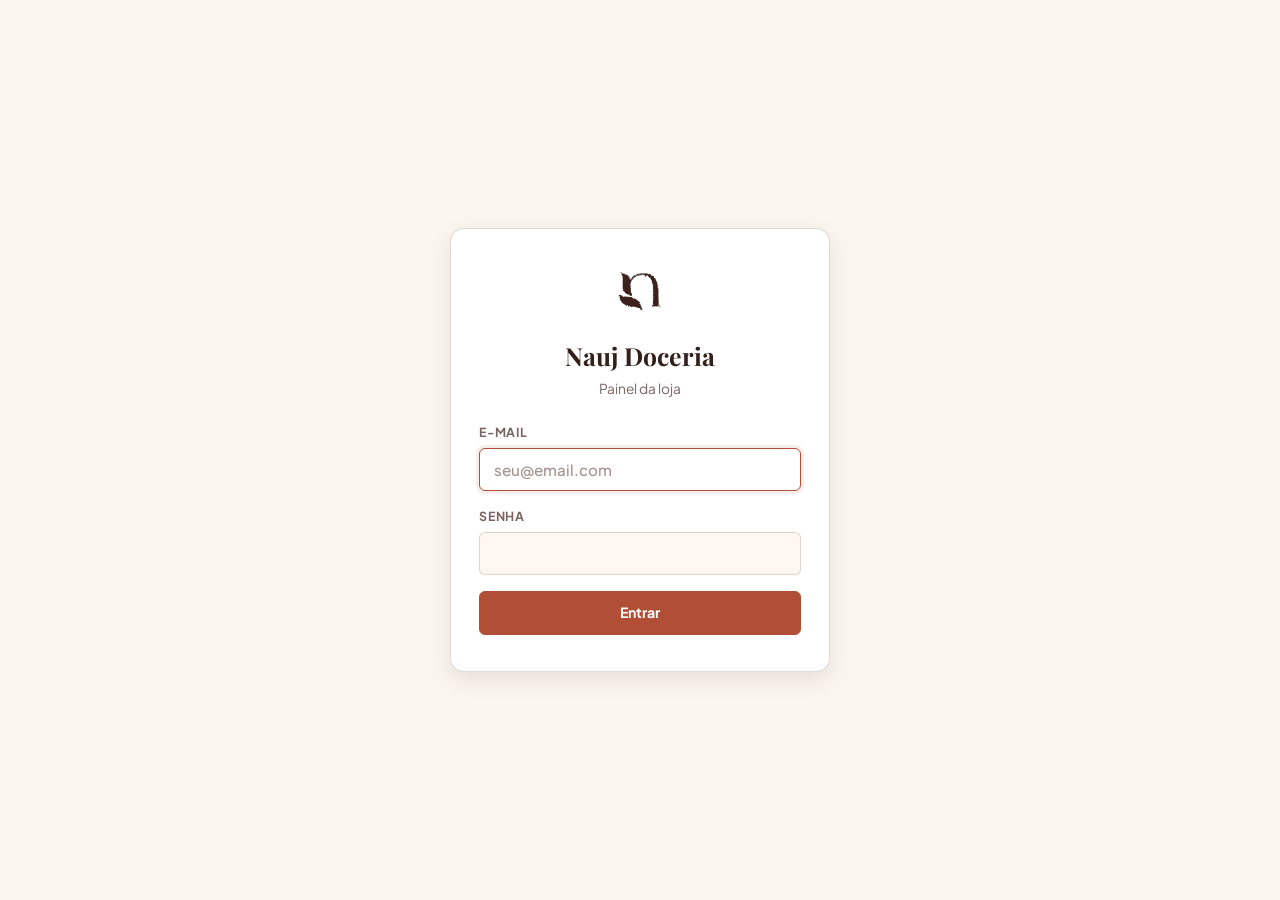
<file: admin.html>
<!DOCTYPE html>
<html lang="pt-BR">
<head>
  <meta charset="UTF-8">
  <meta name="viewport" content="width=device-width, initial-scale=1.0, maximum-scale=1.0, user-scalable=no">
  <meta name="theme-color" content="#33201B">
  <meta name="apple-mobile-web-app-capable" content="yes">
  <meta name="apple-mobile-web-app-status-bar-style" content="black-translucent">
  <title>Nauj Doceria | Painel</title>
  
    <!-- Favicon Oficial Nauj -->
  <link rel="icon" type="image/png" href="favicon.png">
  <link rel="apple-touch-icon" href="favicon.png">
  <link rel="shortcut icon" href="favicon.ico">

  <!-- Google Fonts -->
  <link rel="preconnect" href="https://fonts.googleapis.com">
  <link rel="preconnect" href="https://fonts.gstatic.com" crossorigin>
  <link href="https://fonts.googleapis.com/css2?family=Playfair+Display:wght@600;700&family=Plus+Jakarta+Sans:wght@400;500;600;700;800&display=swap" rel="stylesheet">

  <style>
    *, *::before, *::after {
      margin: 0;
      padding: 0;
      box-sizing: border-box;
      -webkit-tap-highlight-color: transparent;
    }

    :root {
      /* Superficies */
      --bg-cream: #FBF6EE;
      --bg-surface: #FFFFFF;
      --bg-surface-warm: #FFF7F0;
      --bg-surface-soft: #F5EFE8;

      /* Texto */
      --color-cocoa: #33201B;
      --color-cocoa-light: #5A3932;
      --color-muted: #7A6560;
      --color-muted-light: #A5908A;

      /* Acao primaria -- o unico acento forte do painel.
         #B04E36 no lugar do #D96F55: o tom antigo dava 4.31 de contraste
         com texto branco, abaixo do minimo de 4.5. Este da 5.26. */
      --color-terracotta: #B04E36;
      --color-terracotta-hover: #96402B;
      --color-terracotta-soft: rgba(176, 78, 54, 0.10);

      /* Status -- semanticos e dessaturados, para nao competir com a acao */
      --color-success: #5F7245;
      --color-success-soft: #EEF2E6;
      --color-warning: #8A5F14;
      --color-warning-soft: #FAF1DF;
      --color-danger: #A83A31;
      --color-danger-soft: #FAEBE9;
      --color-info: #3F5468;
      --color-info-soft: #EDF1F5;

      /* Nomes antigos mantidos como apelido, para nao quebrar regra existente */
      --color-pistachio: var(--color-success);
      --color-pistachio-soft: var(--color-success-soft);
      --color-rose-soft: var(--color-danger-soft);
      --color-blue: var(--color-info);
      --color-blue-soft: var(--color-info-soft);
      --color-amber: var(--color-warning);
      --color-amber-soft: var(--color-warning-soft);
      --color-red: var(--color-danger);
      --color-red-soft: var(--color-danger-soft);

      --color-danger-border: rgba(168, 58, 49, 0.28);
      --color-success-border: rgba(95, 114, 69, 0.28);
      --color-warning-border: rgba(138, 95, 20, 0.28);

      --color-whatsapp: #25D366;
      --color-whatsapp-dark: #1EBE5D;

      /* A hierarquia passa a ser carregada por borda, nao por sombra */
      --border-subtle: rgba(51, 32, 27, 0.09);
      --border-medium: rgba(51, 32, 27, 0.16);
      --border-strong: rgba(51, 32, 27, 0.28);

      --shadow-sm: 0 1px 2px rgba(51, 32, 27, 0.05);
      --shadow-md: 0 2px 6px rgba(51, 32, 27, 0.06);
      --shadow-lg: 0 8px 24px rgba(51, 32, 27, 0.10);

      --radius-sm: 6px;
      --radius-md: 10px;
      --radius-lg: 12px;
      --radius-xl: 14px;
      --radius-full: 9999px;

      --font-display: 'Playfair Display', Georgia, serif;
      --font-sans: 'Plus Jakarta Sans', -apple-system, BlinkMacSystemFont, sans-serif;
    }

    body {
      background-color: var(--bg-cream);
      color: var(--color-cocoa);
      font-family: var(--font-sans);
      line-height: 1.5;
      min-height: 100vh;
      -webkit-font-smoothing: antialiased;
      padding-bottom: 80px;
    }

    @media (min-width: 860px) {
      body { padding-bottom: 30px; }
    }

    /* 1. LOGIN OVERLAY */
    .login-overlay {
      position: fixed;
      inset: 0;
      background: var(--bg-cream);
      z-index: 9999;
      display: flex;
      align-items: center;
      justify-content: center;
      padding: 20px;
    }

    .login-overlay.hidden { display: none; }

    .login-card {
      background: var(--bg-surface);
      border: 1px solid var(--border-medium);
      border-radius: var(--radius-xl);
      padding: 36px 28px;
      width: 100%;
      max-width: 380px;
      text-align: center;
      box-shadow: var(--shadow-lg);
    }

    .login-logo {
      width: 52px;
      height: 52px;
      margin: 0 auto 14px;
      object-fit: contain;
    }

    .login-title {
      font-family: var(--font-display);
      font-size: 1.55rem;
      font-weight: 700;
      color: var(--color-cocoa);
    }

    .login-desc {
      font-size: 0.86rem;
      color: var(--color-muted);
      margin-top: 4px;
      margin-bottom: 24px;
    }

    .form-group {
      margin-bottom: 16px;
      text-align: left;
    }

    .form-label {
      display: block;
      font-size: 0.78rem;
      font-weight: 700;
      text-transform: uppercase;
      letter-spacing: 0.8px;
      color: var(--color-muted);
      margin-bottom: 6px;
    }

    .form-input {
      width: 100%;
      padding: 12px 16px;
      border-radius: var(--radius-md);
      border: 1px solid var(--border-medium);
      background: var(--bg-surface-warm);
      color: var(--color-cocoa);
      font-family: var(--font-sans);
      font-size: 0.95rem;
      font-weight: 600;
      outline: none;
      transition: all 0.2s ease;
    }

    .form-input:focus {
      border-color: var(--color-terracotta);
      box-shadow: 0 0 0 3px var(--color-terracotta-soft);
      background: #FFFFFF;
    }

    /* A classe .form-textarea era usada no cartao de produto mas nunca havia
       sido definida. Sem ela o campo caia no visual padrao do navegador:
       fonte monospace, borda cinza e largura fixa de 182px, o que ainda jogava
       o rotulo para o lado em vez de deixa-lo acima. */
    .form-textarea {
      display: block;
      width: 100%;
      padding: 12px 16px;
      border-radius: var(--radius-md);
      border: 1px solid var(--border-medium);
      background: var(--bg-surface-warm);
      color: var(--color-cocoa);
      font-family: var(--font-sans);
      font-size: 0.95rem;
      font-weight: 600;
      line-height: 1.45;
      outline: none;
      resize: vertical;
      min-height: 64px;
      transition: all 0.2s ease;
    }

    .form-textarea:focus {
      border-color: var(--color-terracotta);
      box-shadow: 0 0 0 3px var(--color-terracotta-soft);
      background: #FFFFFF;
    }

    .btn-submit {
      width: 100%;
      background: var(--color-terracotta);
      color: #FFFFFF;
      font-weight: 700;
      font-size: 0.95rem;
      padding: 13px;
      border-radius: var(--radius-full);
      border: none;
      cursor: pointer;
      box-shadow: var(--shadow-sm);
      transition: all 0.2s ease;
    }

    .btn-submit:hover {
      background: var(--color-terracotta-hover);
      transform: translateY(-1px);
    }

    .login-error {
      font-size: 0.82rem;
      color: var(--color-red);
      margin-top: 12px;
      font-weight: 600;
      display: none;
    }

    /* 2. ADMIN APP LAYOUT */
    .admin-layout {
      display: flex;
      flex-direction: column;
      min-height: 100vh;
    }

    .admin-header {
      position: sticky;
      top: 0;
      z-index: 500;
      background: rgba(255, 255, 255, 0.96);
      backdrop-filter: blur(12px);
      -webkit-backdrop-filter: blur(12px);
      border-bottom: 1px solid var(--border-subtle);
      box-shadow: var(--shadow-sm);
    }

    .admin-header-inner {
      max-width: 1340px;
      margin: 0 auto;
      padding: 0 16px;
      height: 64px;
      display: flex;
      align-items: center;
      justify-content: space-between;
      gap: 12px;
    }

    @media (min-width: 768px) {
      .admin-header-inner { height: 72px; padding: 0 20px; }
    }

    .admin-brand {
      display: flex;
      align-items: center;
      gap: 8px;
      text-decoration: none;
    }

    .admin-brand-icon {
      width: 34px;
      height: 34px;
      object-fit: contain;
    }

    .admin-brand-title {
      font-family: var(--font-display);
      font-size: 1.25rem;
      font-weight: 700;
      color: var(--color-cocoa);
      line-height: 1;
    }

    .cloud-sync-badge {
      display: inline-flex;
      align-items: center;
      gap: 4px;
      background: var(--color-info-soft);
      color: var(--color-info);
      font-size: 0.65rem;
      font-weight: 800;
      padding: 2px 8px;
      border-radius: var(--radius-full);
      text-transform: uppercase;
      letter-spacing: 0.5px;
    }

    .cloud-sync-badge.online { background: var(--color-success-soft); color: var(--color-success); }

    /* Desktop Navigation Tabs */
    /* ── BARRA LATERAL ──
       No computador ela fica fixa e alterna entre larga (icone + nome) e estreita
       (so icone). No celular vira gaveta: sai da tela e entra por cima do
       conteudo, porque uma lateral fixa comeria metade da largura. */

    .admin-layout { flex-direction: row; }

    .admin-shell {
      flex: 1;
      min-width: 0;            /* sem isto o conteudo largo empurra a lateral */
      display: flex;
      flex-direction: column;
      min-height: 100vh;
    }

    .admin-sidebar {
      position: fixed;
      top: 0;
      left: 0;
      bottom: 0;
      width: 232px;
      z-index: 900;
      display: flex;
      flex-direction: column;
      gap: 4px;
      padding: 14px 12px;
      background: #FFFFFF;
      border-right: 1px solid var(--border-subtle);
      transform: translateX(-100%);
      transition: transform 0.24s ease, width 0.2s ease;
      overflow-y: auto;
    }

    .admin-sidebar-backdrop {
      position: fixed;
      inset: 0;
      background: rgba(51, 32, 27, 0.42);
      z-index: 899;
      opacity: 0;
      pointer-events: none;
      transition: opacity 0.24s ease;
    }
    #adminApp.menu-aberto .admin-sidebar { transform: translateX(0); }
    #adminApp.menu-aberto .admin-sidebar-backdrop { opacity: 1; pointer-events: auto; }

    .admin-sidebar-top {
      display: flex;
      align-items: center;
      justify-content: space-between;
      gap: 8px;
      padding: 4px 6px 12px;
      margin-bottom: 4px;
      border-bottom: 1px solid var(--border-subtle);
    }
    .admin-sidebar-titulo {
      font-size: 0.72rem;
      font-weight: 800;
      letter-spacing: 0.12em;
      text-transform: uppercase;
      color: var(--color-muted);
      white-space: nowrap;
    }
    .admin-sidebar-toggle {
      flex: none;
      width: 30px; height: 30px;
      border-radius: var(--radius-md);
      border: 1px solid var(--border-medium);
      background: var(--bg-surface-warm);
      color: var(--color-cocoa);
      font-size: 0.9rem;
      font-weight: 800;
      cursor: pointer;
      line-height: 1;
    }
    .admin-sidebar-toggle:hover { border-color: var(--color-terracotta); color: var(--color-terracotta); }

    .admin-sidebar-nav {
      display: flex;
      flex-direction: column;
      gap: 3px;
    }
    .admin-sidebar-nav .admin-tab-btn {
      display: flex;
      align-items: center;
      gap: 11px;
      width: 100%;
      justify-content: flex-start;
      white-space: nowrap;
      overflow: hidden;
    }

    /* Botao de abrir, no cabecalho */
    .admin-menu-btn {
      flex: none;
      width: 38px; height: 38px;
      border-radius: var(--radius-md);
      border: 1px solid var(--border-medium);
      background: var(--bg-surface-warm);
      color: var(--color-cocoa);
      font-size: 1.05rem;
      cursor: pointer;
      line-height: 1;
    }
    .admin-menu-btn:hover { border-color: var(--color-terracotta); color: var(--color-terracotta); }

    @media (min-width: 900px) {
      /* No computador a lateral e permanente: empurra o conteudo em vez de cobrir. */
      .admin-sidebar { position: sticky; height: 100vh; transform: none; flex: none; }
      .admin-sidebar-backdrop { display: none; }

      #adminApp.menu-recolhido .admin-sidebar { width: 68px; padding: 14px 10px; }
      #adminApp.menu-recolhido .admin-sidebar-titulo { display: none; }
      #adminApp.menu-recolhido .admin-sidebar-top { justify-content: center; }
      #adminApp.menu-recolhido .admin-sidebar-nav .admin-tab-btn { justify-content: center; gap: 0; padding-left: 0; padding-right: 0; }
      #adminApp.menu-recolhido .admin-sidebar-nav .admin-tab-btn span { display: none; }
      #adminApp.menu-recolhido .admin-sidebar-toggle { transform: rotate(180deg); }
    }

    .admin-tab-btn {
      padding: 8px 18px;
      border-radius: var(--radius-full);
      font-size: 0.86rem;
      font-weight: 700;
      color: var(--color-cocoa-light);
      cursor: pointer;
      border: none;
      background: none;
      transition: all 0.2s ease;
      display: flex;
      align-items: center;
      gap: 6px;
    }

    .admin-tab-btn.active {
      background: #FFFFFF;
      color: var(--color-terracotta);
      box-shadow: var(--shadow-sm);
    }

    .admin-header-actions {
      display: flex;
      align-items: center;
      gap: 8px;
    }

    .status-store-toggle {
      display: inline-flex;
      align-items: center;
      gap: 4px;
      background: var(--color-pistachio-soft);
      color: var(--color-pistachio);
      border: 1px solid var(--color-success-border);
      padding: 5px 10px;
      border-radius: var(--radius-full);
      font-size: 0.72rem;
      font-weight: 800;
      cursor: pointer;
      transition: all 0.2s ease;
    }

    @media (min-width: 640px) {
      .status-store-toggle { padding: 6px 14px; font-size: 0.78rem; gap: 6px; }
    }

    .status-store-toggle.closed {
      background: var(--color-red-soft);
      color: var(--color-red);
      border-color: rgba(239, 68, 68, 0.3);
    }

    .btn-sound-toggle, .btn-logout {
      width: 36px;
      height: 36px;
      border-radius: 50%;
      background: var(--bg-surface-warm);
      border: 1px solid var(--border-medium);
      color: var(--color-cocoa);
      display: flex;
      align-items: center;
      justify-content: center;
      cursor: pointer;
      transition: all 0.2s ease;
    }

    .btn-sound-toggle:hover, .btn-logout:hover {
      border-color: var(--color-terracotta);
      color: var(--color-terracotta);
    }

    .btn-view-cardapio {
      display: none;
      align-items: center;
      gap: 6px;
      background: var(--color-terracotta);
      color: #FFFFFF;
      font-size: 0.82rem;
      font-weight: 700;
      padding: 7px 14px;
      border-radius: var(--radius-full);
      text-decoration: none;
    }

    @media (min-width: 640px) {
      .btn-view-cardapio { display: inline-flex; }
    }

    /* Mobile Bottom Navigation Bar */
    .mobile-bottom-nav {
      position: fixed;
      bottom: 0;
      left: 0;
      right: 0;
      z-index: 900;
      background: #FFFFFF;
      border-top: 1px solid var(--border-medium);
      display: flex;
      justify-content: space-around;
      padding: 8px 12px env(safe-area-inset-bottom, 8px);
      box-shadow: 0 -1px 0 var(--border-subtle);
    }

    /* A barra de baixo saiu de cena: as sete abas nao cabiam nela, e a gaveta
       lateral passou a cobrir o celular. O markup fica para nao quebrar as
       referencias de sincronia entre os botoes. */
    .mobile-bottom-nav { display: none; }

    .mob-tab-btn {
      display: flex;
      flex-direction: column;
      align-items: center;
      gap: 3px;
      font-size: 0.72rem;
      font-weight: 700;
      color: var(--color-muted);
      border: none;
      background: none;
      padding: 4px 12px;
      border-radius: var(--radius-md);
      transition: all 0.2s ease;
    }

    .mob-tab-btn span.icon { font-size: 1.2rem; }
    .mob-tab-btn.active { color: var(--color-terracotta); font-weight: 800; }

    /* Main Container */
    .admin-main {
      max-width: 1340px;
      margin: 0 auto;
      padding: 16px 14px 40px;
      width: 100%;
    }

    @media (min-width: 768px) {
      .admin-main { padding: 24px 20px 60px; }
    }

    .tab-content { display: none; }
    .tab-content.active { display: block; }

    /* 3. TAB 1: PEDIDOS */
    .metrics-bar {
      display: grid;
      grid-template-columns: repeat(2, 1fr);
      gap: 10px;
      margin-bottom: 18px;
    }

    @media (min-width: 768px) {
      .metrics-bar { grid-template-columns: repeat(4, 1fr); gap: 14px; margin-bottom: 24px; }
    }

    .metric-card {
      background: var(--bg-surface);
      border: 1px solid var(--border-subtle);
      border-radius: var(--radius-md);
      padding: 14px;
      box-shadow: var(--shadow-sm);
      display: flex;
      flex-direction: column;
      gap: 2px;
    }

    .metric-label {
      font-size: 0.7rem;
      font-weight: 700;
      text-transform: uppercase;
      letter-spacing: 0.6px;
      color: var(--color-muted);
    }

    .metric-value {
      font-size: 1.25rem;
      font-weight: 800;
      color: var(--color-cocoa);
    }

    @media (min-width: 768px) {
      .metric-value { font-size: 1.45rem; }
    }

    /* Mobile Status Filter Segmented Control for Kanban */
    .kanban-mobile-filter {
      display: flex;
      gap: 6px;
      overflow-x: auto;
      scrollbar-width: none;
      margin-bottom: 16px;
      padding-bottom: 4px;
    }

    @media (min-width: 900px) {
      .kanban-mobile-filter { display: none; }
    }

    .status-pill-filter {
      flex-shrink: 0;
      padding: 6px 14px;
      border-radius: var(--radius-full);
      font-size: 0.78rem;
      font-weight: 700;
      background: var(--bg-surface);
      border: 1px solid var(--border-medium);
      color: var(--color-cocoa);
      cursor: pointer;
    }

    .status-pill-filter.active {
      background: var(--color-terracotta);
      border-color: var(--color-terracotta);
      color: #FFFFFF;
    }

    .kanban-board {
      display: grid;
      grid-template-columns: 1fr;
      gap: 16px;
      align-items: flex-start;
    }

    @media (min-width: 900px) {
      .kanban-board { grid-template-columns: repeat(4, 1fr); gap: 18px; }
    }

    .kanban-col {
      background: var(--bg-surface-soft);
      border: 1px solid var(--border-medium);
      border-radius: var(--radius-lg);
      padding: 14px;
      display: flex;
      flex-direction: column;
      gap: 12px;
      min-height: 280px;
    }

    @media (min-width: 900px) {
      .kanban-col { min-height: 480px; padding: 16px; }
    }

    .col-header {
      display: flex;
      align-items: center;
      justify-content: space-between;
      padding-bottom: 8px;
      border-bottom: 2px solid var(--border-subtle);
    }

    .col-title {
      font-size: 0.92rem;
      font-weight: 800;
      display: flex;
      align-items: center;
      gap: 6px;
    }

    .col-badge-count {
      font-size: 0.75rem;
      font-weight: 800;
      padding: 2px 8px;
      border-radius: var(--radius-full);
      background: #FFFFFF;
      color: var(--color-cocoa);
    }

    .kanban-cards-wrap {
      display: flex;
      flex-direction: column;
      gap: 10px;
      flex: 1;
    }

    .order-card {
      background: #FFFFFF;
      border: 1px solid var(--border-medium);
      border-radius: var(--radius-md);
      padding: 14px;
      box-shadow: var(--shadow-sm);
      display: flex;
      flex-direction: column;
      gap: 8px;
      transition: all 0.2s ease;
      animation: fadeIn 0.3s ease;
    }

    .order-card-header {
      display: flex;
      align-items: center;
      justify-content: space-between;
    }

    .order-code {
      font-size: 0.92rem;
      font-weight: 800;
      color: var(--color-terracotta);
    }

    .order-time {
      font-size: 0.72rem;
      color: var(--color-muted);
      font-weight: 600;
    }

    .order-items-box {
      background: var(--bg-surface-warm);
      border-radius: var(--radius-sm);
      padding: 8px 10px;
      display: flex;
      flex-direction: column;
      gap: 4px;
      font-size: 0.8rem;
      font-weight: 600;
      color: var(--color-cocoa);
    }

    .order-item-line {
      display: flex;
      justify-content: space-between;
      gap: 8px;
    }

    .order-item-sub {
      font-size: 0.72rem;
      color: var(--color-muted);
      font-weight: 500;
    }

    .order-total-row {
      display: flex;
      align-items: center;
      justify-content: space-between;
      padding-top: 6px;
      border-top: 1px solid var(--border-subtle);
    }

    .order-total-val {
      font-size: 1.05rem;
      font-weight: 800;
      color: var(--color-cocoa);
    }

    .order-actions-bar {
      display: flex;
      flex-direction: column;
      gap: 6px;
      margin-top: 4px;
    }

    .btn-step-advance {
      width: 100%;
      background: var(--color-cocoa);
      color: #FFFFFF;
      font-size: 0.8rem;
      font-weight: 700;
      padding: 9px;
      border-radius: var(--radius-full);
      border: none;
      cursor: pointer;
      display: flex;
      align-items: center;
      justify-content: center;
      gap: 6px;
      transition: all 0.2s ease;
    }

    .btn-step-advance:hover { background: var(--color-terracotta); }

    .btn-wa-notify {
      width: 100%;
      background: var(--color-whatsapp);
      color: #FFFFFF;
      font-size: 0.76rem;
      font-weight: 700;
      padding: 8px;
      border-radius: var(--radius-full);
      border: none;
      cursor: pointer;
      display: flex;
      align-items: center;
      justify-content: center;
      gap: 6px;
      text-decoration: none;
    }

    .order-delete-btn {
      font-size: 0.7rem;
      color: var(--color-muted-light);
      background: none;
      border: none;
      cursor: pointer;
      text-align: center;
      margin-top: 2px;
      padding: 4px;
    }

    /* 4. TAB 2: CARDÁPIO (PRODUTOS & FOTOS) */
    .catalog-top-bar {
      display: flex;
      flex-wrap: wrap;
      align-items: center;
      justify-content: space-between;
      gap: 12px;
      margin-bottom: 20px;
    }

    .catalog-filter-group {
      display: flex;
      flex-wrap: wrap;
      gap: 6px;
    }

    .cat-pill-btn {
      padding: 6px 14px;
      border-radius: var(--radius-full);
      background: var(--bg-surface);
      border: 1px solid var(--border-medium);
      font-size: 0.8rem;
      font-weight: 700;
      color: var(--color-cocoa);
      cursor: pointer;
      transition: all 0.2s ease;
    }

    .cat-pill-btn.active {
      background: var(--color-terracotta);
      border-color: var(--color-terracotta);
      color: #FFFFFF;
    }

    .btn-new-product {
      display: inline-flex;
      align-items: center;
      gap: 6px;
      background: var(--color-terracotta);
      color: #FFFFFF;
      font-size: 0.88rem;
      font-weight: 700;
      padding: 9px 18px;
      border-radius: var(--radius-full);
      box-shadow: var(--shadow-sm);
      cursor: pointer;
    }

    .products-admin-grid {
      display: grid;
      grid-template-columns: 1fr;
      gap: 16px;
    }

    @media (min-width: 600px) {
      .products-admin-grid { grid-template-columns: repeat(2, 1fr); }
    }

    @media (min-width: 960px) {
      .products-admin-grid { grid-template-columns: repeat(3, 1fr); }
    }

    .product-admin-card {
      background: var(--bg-surface);
      border: 1px solid var(--border-subtle);
      border-radius: var(--radius-lg);
      overflow: hidden;
      box-shadow: var(--shadow-sm);
      display: flex;
      flex-direction: column;
      justify-content: space-between;
      position: relative;
    }

    .product-admin-card.paused { opacity: 0.65; }

    .prod-photo-wrap {
      width: 100%;
      height: 200px;
      background: var(--bg-surface-warm);
      position: relative;
      overflow: hidden;
      display: flex;
      align-items: center;
      justify-content: center;
      border-bottom: 1px solid var(--border-subtle);
    }

    .prod-photo-img {
      width: 100%;
      height: 100%;
      object-fit: contain;
      padding: 8px;
    }

    .btn-change-photo-overlay {
      position: absolute;
      bottom: 10px;
      right: 10px;
      background: rgba(0, 0, 0, 0.75);
      color: #FFFFFF;
      padding: 6px 12px;
      border-radius: var(--radius-full);
      font-size: 0.72rem;
      font-weight: 700;
      cursor: pointer;
      display: flex;
      align-items: center;
      gap: 4px;
      backdrop-filter: blur(4px);
    }

    .prod-admin-body {
      padding: 16px;
      display: flex;
      flex-direction: column;
      gap: 6px;
      flex: 1;
    }

    .prod-admin-cat {
      font-size: 0.7rem;
      font-weight: 800;
      text-transform: uppercase;
      letter-spacing: 1px;
      color: var(--color-terracotta);
    }

    .prod-admin-title {
      font-size: 1rem;
      font-weight: 700;
      color: var(--color-cocoa);
    }

    .prod-admin-desc {
      font-size: 0.8rem;
      color: var(--color-muted);
      line-height: 1.4;
    }

    .prod-admin-price {
      font-size: 1.15rem;
      font-weight: 800;
      color: var(--color-cocoa);
      margin-top: 4px;
    }

    .prod-admin-actions {
      padding: 12px 16px;
      border-top: 1px solid var(--border-subtle);
      display: flex;
      align-items: center;
      justify-content: space-between;
      gap: 8px;
    }

    .btn-action-edit {
      flex: 1;
      background: var(--bg-surface-warm);
      color: var(--color-cocoa);
      font-size: 0.8rem;
      font-weight: 700;
      padding: 8px;
      border-radius: var(--radius-full);
      border: 1px solid var(--border-medium);
      cursor: pointer;
      text-align: center;
    }

    .btn-action-pause, .btn-action-delete {
      width: 36px;
      height: 36px;
      border-radius: 50%;
      border: 1px solid var(--border-medium);
      cursor: pointer;
      display: flex;
      align-items: center;
      justify-content: center;
      background: var(--bg-surface-warm);
    }

    .btn-action-delete {
      background: var(--color-red-soft);
      border-color: rgba(239, 68, 68, 0.2);
    }

    /* 5. MODAL PRODUTO */
    .modal-overlay {
      position: fixed;
      inset: 0;
      background: rgba(51, 32, 27, 0.5);
      backdrop-filter: blur(6px);
      z-index: 2000;
      display: flex;
      align-items: center;
      justify-content: center;
      padding: 16px;
      opacity: 0;
      visibility: hidden;
      transition: all 0.25s ease;
    }

    .modal-overlay.open { opacity: 1; visibility: visible; }

    
    .modal-card {
      background: #FFFFFF;
      border-radius: var(--radius-xl);
      max-width: 520px;
      width: 100%;
      max-height: 88vh;
      display: flex;
      flex-direction: column;
      box-shadow: var(--shadow-lg);
      position: relative;
      overflow: hidden;
    }

    .modal-header {
      padding: 16px 20px;
      border-bottom: 1px solid var(--border-subtle);
      display: flex;
      align-items: center;
      justify-content: space-between;
      flex-shrink: 0;
      background: #FFFFFF;
    }

    .modal-body {
      padding: 20px;
      overflow-y: auto;
      display: flex;
      flex-direction: column;
      gap: 14px;
      flex: 1;
    }

    .modal-footer {
      padding: 14px 20px;
      border-top: 1px solid var(--border-medium);
      display: flex;
      align-items: center;
      justify-content: space-between;
      gap: 12px;
      flex-shrink: 0;
      background: var(--bg-surface-warm);
      box-shadow: 0 -1px 0 var(--border-subtle);
    }

    .btn-save-modal {
      flex: 1;
      background: var(--color-terracotta);
      color: #FFFFFF;
      font-weight: 800;
      font-size: 0.95rem;
      padding: 13px 20px;
      border-radius: var(--radius-full);
      border: none;
      cursor: pointer;
      display: flex;
      align-items: center;
      justify-content: center;
      gap: 8px;
      box-shadow: var(--shadow-sm);
      transition: all 0.2s ease;
    }

    .btn-save-modal:hover {
      background: var(--color-terracotta-hover);
      transform: translateY(-1px);
    }


    .upload-preview-box {
      width: 100%;
      height: 160px;
      border: 2px dashed var(--border-medium);
      border-radius: var(--radius-md);
      display: flex;
      flex-direction: column;
      align-items: center;
      justify-content: center;
      gap: 6px;
      cursor: pointer;
      background: var(--bg-surface-warm);
      position: relative;
      overflow: hidden;
    }

    .preview-img {
      position: absolute;
      inset: 0;
      width: 100%;
      height: 100%;
      object-fit: contain;
      padding: 6px;
    }

    /* 6. CONFIGURAÇÕES */
    .config-card {
      background: var(--bg-surface);
      border: 1px solid var(--border-subtle);
      border-radius: var(--radius-xl);
      padding: 24px;
      box-shadow: var(--shadow-sm);
      max-width: 680px;
      margin: 0 auto;
    }

    .config-section-title {
      font-family: var(--font-display);
      font-size: 1.25rem;
      font-weight: 700;
      margin-bottom: 18px;
      padding-bottom: 8px;
      border-bottom: 1px solid var(--border-subtle);
    }

    /* Toast */
    .admin-toast {
      position: fixed;
      bottom: 75px;
      left: 50%;
      transform: translateX(-50%) translateY(10px);
      background: var(--color-cocoa);
      color: #FFFFFF;
      padding: 10px 22px;
      border-radius: var(--radius-full);
      font-size: 0.84rem;
      font-weight: 700;
      box-shadow: var(--shadow-lg);
      z-index: 3000;
      opacity: 0;
      visibility: hidden;
      transition: all 0.25s ease;
      white-space: nowrap;
    }

    @media (min-width: 768px) {
      .admin-toast {
        bottom: 24px;
        right: 24px;
        left: auto;
        transform: translateY(10px);
      }
    }

    .admin-toast.show {
      opacity: 1;
      visibility: visible;
      transform: translateX(-50%) translateY(0);
    }

    @media (min-width: 768px) {
      .admin-toast.show { transform: translateY(0); }
    }

    @keyframes fadeIn {
      from { opacity: 0; transform: translateY(4px); }
      to { opacity: 1; transform: translateY(0); }
    }
    /* ICONES ------------------------------------------------------------
       Tracado unico, herdam a cor e o tamanho do texto ao redor. Substituem
       os emoji, que mudavam de desenho conforme o sistema operacional e
       traziam cor propria, brigando com a paleta. */
    .ico-sprite { position: absolute; width: 0; height: 0; overflow: hidden; }

    .ico {
      width: 1.15em;
      height: 1.15em;
      flex: 0 0 auto;
      fill: none;
      stroke: currentColor;
      stroke-width: 1.75;
      stroke-linecap: round;
      stroke-linejoin: round;
      vertical-align: -0.18em;
    }

    .ico-lg { width: 1.7em; height: 1.7em; stroke-width: 1.5; }

    /* Bolinha de status da loja: era o emoji de circulo verde/vermelho */
    .store-dot {
      display: inline-block;
      width: 9px;
      height: 9px;
      border-radius: var(--radius-full);
      background: var(--color-muted-light);
    }
    .store-dot.aberta { background: var(--color-success); }
    .store-dot.fechada { background: var(--color-danger); }

    /* ==================================================================
       SISTEMA DE BOTOES
       Antes eram 21 classes soltas: 9 tamanhos de fonte, 10 paddings, e
       dois botoes com texto dentro de um circulo de 36px, de onde o texto
       simplesmente escapava. Agora todos nascem da mesma base e so variam
       em tamanho (grande / medio / pequeno / so-icone) e peso (primario /
       neutro / perigo). Este bloco vem por ultimo de proposito: vence as
       regras antigas por ordem, sem precisar arranca-las.
       ================================================================== */

    .btn-submit, .btn-save, .btn-save-modal, .btn-cancel, .btn-action-save,
    .btn-action-edit, .btn-action-delete, .btn-action-pause, .btn-step-advance,
    .btn-wa-notify, .btn-new-product, .btn-view-cardapio, .cat-pill-btn,
    .btn-logout, .btn-sound-toggle, .admin-menu-btn, .modal-close-btn, .drawer-close-btn {
      display: inline-flex;
      align-items: center;
      justify-content: center;
      gap: 7px;
      font-family: var(--font-sans);
      font-weight: 700;
      line-height: 1.2;
      text-align: center;
      text-decoration: none;
      white-space: nowrap;
      cursor: pointer;
      border: 1px solid transparent;
      border-radius: var(--radius-sm);
      box-shadow: none;
      letter-spacing: 0;
      text-transform: none;
      transition: background-color .15s ease, border-color .15s ease, color .15s ease;
    }

    /* -- tamanhos ---------------------------------------------------- */

    /* Grande: rodape de modal e de formulario */
    .btn-submit, .btn-save, .btn-save-modal, .btn-cancel {
      padding: 12px 18px;
      font-size: 0.88rem;
      min-height: 44px;
    }
    .btn-submit { width: 100%; }

    /* Medio: a acao de destaque de uma tela */
    .btn-new-product, .btn-view-cardapio, .btn-step-advance, .btn-wa-notify {
      padding: 9px 14px;
      font-size: 0.82rem;
      min-height: 38px;
    }

    /* Pequeno: acoes dentro de card e filtros. Altura livre -- foi a
       altura fixa que fazia o texto do "Pausar" saltar para fora. */
    .btn-action-save, .btn-action-edit, .btn-action-delete, .btn-action-pause, .cat-pill-btn {
      padding: 7px 11px;
      font-size: 0.78rem;
      min-height: 32px;
      width: auto;
      height: auto;
      max-width: none;
    }

    /* So icone: quadrado, sem texto dentro */
    .btn-logout, .btn-sound-toggle, .admin-menu-btn, .modal-close-btn, .drawer-close-btn {
      padding: 0;
      width: 36px;
      height: 36px;
      min-height: 36px;
      font-size: 0.9rem;
      flex: 0 0 auto;
    }
    .btn-logout .ico,
    .btn-sound-toggle .ico,
    .admin-menu-btn .ico,
    .modal-close-btn .ico,
    .drawer-close-btn .ico {
      width: 18px;
      height: 18px;
    }

    /* -- pesos ------------------------------------------------------- */

    .btn-submit, .btn-save, .btn-save-modal, .btn-new-product, .btn-view-cardapio,
    .btn-step-advance, .btn-action-save {
      background: var(--color-terracotta);
      border-color: var(--color-terracotta);
      color: #FFFFFF;
    }
    .btn-submit:hover,
    .btn-save:hover,
    .btn-save-modal:hover,
    .btn-new-product:hover,
    .btn-view-cardapio:hover,
    .btn-step-advance:hover,
    .btn-action-save:hover {
      background: var(--color-terracotta-hover);
      border-color: var(--color-terracotta-hover);
    }

    .btn-cancel, .btn-action-edit, .btn-action-pause, .cat-pill-btn,
    .btn-logout, .btn-sound-toggle, .admin-menu-btn, .modal-close-btn, .drawer-close-btn {
      background: var(--bg-surface);
      border-color: var(--border-medium);
      color: var(--color-cocoa);
    }
    .btn-cancel:hover,
    .btn-action-edit:hover,
    .btn-action-pause:hover,
    .cat-pill-btn:hover,
    .btn-logout:hover,
    .btn-sound-toggle:hover,
    .admin-menu-btn:hover,
    .modal-close-btn:hover,
    .drawer-close-btn:hover {
      background: var(--bg-surface-soft);
      border-color: var(--border-strong);
    }

    .btn-action-delete {
      background: var(--color-danger-soft);
      border-color: var(--color-danger-border);
      color: var(--color-danger);
    }
    .btn-action-delete:hover {
      background: var(--color-danger);
      border-color: var(--color-danger);
      color: #FFFFFF;
    }

    /* O verde do WhatsApp fica: e a pista de para onde o clique leva. */
    .btn-wa-notify {
      background: var(--color-whatsapp);
      border-color: var(--color-whatsapp);
      color: #FFFFFF;
    }
    .btn-wa-notify:hover {
      background: var(--color-whatsapp-dark);
      border-color: var(--color-whatsapp-dark);
    }

    /* Filtro de categoria escolhido: cacau, e nao terracota, para nao
       competir com o "+ Novo Produto" que fica na mesma linha. */
    .cat-pill-btn.active {
      background: var(--color-cocoa);
      border-color: var(--color-cocoa);
      color: #FFFFFF;
    }
    .cat-pill-btn.active:hover {
      background: var(--color-cocoa-light);
      border-color: var(--color-cocoa-light);
    }

    /* Linha de acoes de um card: mesmo respiro entre todos. */
    .product-actions, .order-card-actions, .modal-footer {
      display: flex;
      flex-wrap: wrap;
      gap: 8px;
      align-items: center;
    }

    /* ==================================================================
       CARD DE PEDIDO
       Cada coluna do quadro tem cerca de 230px. O card tentava por duas
       colunas de texto lado a lado dentro disso, entao cada metade
       quebrava no meio: "Subtotal: R$" numa linha e "0,00" na seguinte.
       Agora e um par rotulo/valor por linha -- rotulo a esquerda em tom
       apagado, valor a direita. Nunca quebra no meio de um numero.
       ================================================================== */

    .order-card-header { align-items: flex-start; gap: 8px; }
    .order-time { flex: 0 0 auto; }

    .order-who {
      display: flex;
      flex-direction: column;
      gap: 1px;
      min-width: 0;
    }
    .order-id {
      font-size: 0.7rem;
      font-weight: 700;
      color: var(--color-muted);
    }
    .order-customer {
      font-size: 0.88rem;
      font-weight: 700;
      color: var(--color-cocoa);
      overflow: hidden;
      text-overflow: ellipsis;
      white-space: nowrap;
    }

    .order-meta {
      display: flex;
      flex-direction: column;
      gap: 3px;
      font-size: 0.76rem;
    }
    .order-meta-row {
      display: flex;
      align-items: baseline;
      justify-content: space-between;
      gap: 10px;
    }
    .order-meta-row .k {
      flex: 0 0 auto;
      color: var(--color-muted);
      font-weight: 600;
    }
    .order-meta-row .v {
      min-width: 0;
      text-align: right;
      color: var(--color-cocoa);
      font-weight: 600;
      overflow-wrap: anywhere;
    }
    .order-obs {
      margin-top: 4px;
      padding: 5px 8px;
      font-size: 0.75rem;
      color: var(--color-terracotta);
      background: var(--color-terracotta-soft);
      border-radius: var(--radius-sm);
    }

    .order-total-row {
      flex-direction: column;
      align-items: stretch;
      gap: 3px;
      font-size: 0.78rem;
    }
    .order-total-line {
      display: flex;
      align-items: baseline;
      justify-content: space-between;
      gap: 10px;
      color: var(--color-muted);
      font-weight: 600;
    }
    .order-total-line.destaque { color: var(--color-cocoa); }

    /* O preco do item tambem quebrava: "R$" ficava numa linha e "55,00"
       na seguinte. Ele nao encolhe nem parte. */
    .order-item-line > span:last-child {
      flex: 0 0 auto;
      white-space: nowrap;
    }
    .order-item-line > span:first-child { min-width: 0; }
    .order-total-val { font-size: 1rem; }

    /* ==================================================================
       NAVEGACAO
       A barra lateral e o cabecalho ficaram para tras quando os botoes
       viraram um sistema: os itens do menu ainda eram pilulas de raio
       total, o botao de recolher tinha um tamanho so dele, e o cabecalho
       se separava do conteudo com borda E sombra ao mesmo tempo.
       ================================================================== */

    /* Item de menu: mesmo raio do resto do painel. O ativo passa a ter
       fundo proprio -- antes era branco sobre uma lateral branca, ou
       seja, so a cor do texto mudava. */
    .admin-tab-btn {
      border-radius: var(--radius-sm);
      padding: 9px 12px;
      font-size: 0.84rem;
      letter-spacing: 0;
    }
    .admin-tab-btn:hover { background: var(--bg-surface-soft); }
    .admin-tab-btn.active {
      background: var(--color-terracotta-soft);
      color: var(--color-terracotta);
      box-shadow: none;
    }

    /* Botao de recolher: mesma linguagem dos outros botoes de so icone,
       so que menor, porque mora dentro do cabecalho da lateral. */
    .admin-sidebar-toggle {
      display: inline-flex;
      align-items: center;
      justify-content: center;
      width: 30px;
      height: 30px;
      border-radius: var(--radius-sm);
      border: 1px solid var(--border-medium);
      background: var(--bg-surface);
      color: var(--color-cocoa);
      transition: background-color .15s ease, border-color .15s ease;
    }
    .admin-sidebar-toggle:hover {
      background: var(--bg-surface-soft);
      border-color: var(--border-strong);
    }
    .admin-sidebar-toggle .ico { width: 16px; height: 16px; }

    /* Cabecalho: a borda ja separa. A sombra em cima disso era um degrau
       a mais que o painel nao precisa. */
    .admin-header { box-shadow: none; }

    /* Selos do cabecalho no mesmo tom dos demais controles */
    .cloud-sync-badge, .status-store-toggle { border-radius: var(--radius-full); }

    /* Barra de abas do celular: alvo visivel no item escolhido, em vez de
       so trocar a cor do texto. */
    .mob-tab-btn { border-radius: var(--radius-sm); padding: 5px 10px; }
    .mob-tab-btn.active {
      background: var(--color-terracotta-soft);
      color: var(--color-terracotta);
    }

    /* ==================================================================
       SISTEMA DE CAMPOS
       Medido no navegador: 39 campos visiveis em 7 aparencias diferentes.
       A pior de longe era o .form-select, que nunca teve regra nenhuma --
       ficava o <select> cru do navegador, de raio zero, borda cinza e
       fundo branco, no meio de campos arredondados cor de creme. Mesmo
       tipo de esquecimento que ja tinha acontecido com .form-textarea.
       ================================================================== */

    .form-input, .form-textarea, .form-select, select.form-input {
      width: 100%;
      font-family: var(--font-sans);
      font-size: 0.95rem;
      font-weight: 600;
      color: var(--color-cocoa);
      background-color: var(--bg-surface-warm);
      border: 1px solid var(--border-medium);
      border-radius: var(--radius-sm);
      padding: 11px 14px;
      outline: none;
      transition: border-color .15s ease, box-shadow .15s ease, background-color .15s ease;
    }

    .form-input:hover, .form-textarea:hover, .form-select:hover, select.form-input:hover {
      border-color: var(--border-strong);
    }

    .form-input:focus, .form-textarea:focus, .form-select:focus, select.form-input:focus {
      border-color: var(--color-terracotta);
      box-shadow: 0 0 0 3px var(--color-terracotta-soft);
      background-color: var(--bg-surface);
    }

    .form-input::placeholder, .form-textarea::placeholder {
      color: var(--color-muted-light);
      font-weight: 500;
    }

    .form-textarea {
      display: block;
      line-height: 1.45;
      resize: vertical;
      min-height: 64px;
    }

    /* Tirar o visual padrao do select leva a seta junto, entao ela volta
       desenhada aqui -- no mesmo traco dos icones do painel. */
    .form-select, select.form-input {
      appearance: none;
      -webkit-appearance: none;
      padding-right: 34px;
      background-image: url("data:image/svg+xml,%3Csvg xmlns='http://www.w3.org/2000/svg' viewBox='0 0 24 24' fill='none' stroke='%237A6560' stroke-width='2' stroke-linecap='round' stroke-linejoin='round'%3E%3Cpath d='M6 9.5 12 15.5 18 9.5'/%3E%3C/svg%3E");
      background-repeat: no-repeat;
      background-position: right 11px center;
      background-size: 15px;
      cursor: pointer;
    }

    /* Ultimo botao que faltava entrar no sistema: o de trocar a foto,
       que ainda era pilula de raio total sobre a imagem. */
    .btn-change-photo-overlay {
      display: inline-flex;
      align-items: center;
      gap: 6px;
      padding: 7px 11px;
      font-family: var(--font-sans);
      font-size: 0.78rem;
      font-weight: 700;
      border-radius: var(--radius-sm);
      border: 1px solid transparent;
      background: rgba(51, 32, 27, 0.82);
      color: #FFFFFF;
      cursor: pointer;
      transition: background-color .15s ease;
    }
    .btn-change-photo-overlay:hover { background: rgba(51, 32, 27, 0.95); }

    .backup-texto {
      font-size: 0.8rem;
      line-height: 1.5;
      color: var(--color-muted);
      margin: 4px 0 12px;
      max-width: 62ch;
    }
    .backup-texto strong { color: var(--color-cocoa); }
    #backupResumo {
      margin: 12px 0 0;
      padding: 9px 12px;
      border-radius: var(--radius-sm);
      background: var(--color-success-soft);
      color: var(--color-success);
      font-weight: 600;
    }
    #backupResumo.falhou {
      background: var(--color-danger-soft);
      color: var(--color-danger);
    }

    /* ==================================================================
       CABECALHO NO CELULAR
       Medido num viewport de 390px: o grupo de acoes da direita media
       309px e comecava em x=239, terminando em 548 -- 158px para fora da
       tela. O painel inteiro rolava de lado por causa disso.
       Como o resto do arquivo, aqui o celular e a base e o computador
       restaura o que couber a partir de 640px.
       ================================================================== */

    .admin-header-inner { padding: 0 12px; gap: 8px; }
    .admin-header-actions { gap: 6px; }

    /* O selo de sincronizado informa, mas nao e acionavel: no celular ele
       cede o lugar para os botoes que fazem alguma coisa. */
    .cloud-sync-badge { display: none; }

    /* "Ver Cardapio" vira so o icone; o title continua dizendo o que e. */
    .btn-view-cardapio span { display: none; }
    .btn-view-cardapio {
      padding: 0;
      width: 36px;
      height: 36px;
      min-height: 36px;
      flex: 0 0 auto;
    }

    /* O status da loja fica, porque e a informacao mais importante da
       barra -- so encolhe. */
    .status-store-toggle {
      padding: 5px 9px;
      font-size: 0.68rem;
      white-space: nowrap;
    }

    @media (min-width: 640px) {
      .admin-header-inner { padding: 0 16px; gap: 12px; }
      .admin-header-actions { gap: 8px; }
      .cloud-sync-badge { display: inline-flex; }
      .btn-view-cardapio span { display: inline; }
      .btn-view-cardapio {
        padding: 9px 14px;
        width: auto;
        height: auto;
        min-height: 38px;
      }
      .status-store-toggle { padding: 5px 10px; font-size: 0.72rem; }
    }

    /* Nada no painel pode empurrar a pagina de lado. Quem precisa de mais
       largura rola dentro da propria caixa. */
    .admin-layout { overflow-x: clip; }
    .kanban-mobile-filter { min-width: 0; }

    /* ==================================================================
       GRADES DE FORMULARIO NO CELULAR
       Em 390px, dois campos lado a lado deixavam o rotulo "WHATSAPP DE
       ATENDIMENTO (COM DDD)" quebrar em tres linhas e o campo transbordar
       a propria coluna. Numa tela estreita, um campo por linha.
       Eram sete grades escritas em style= inline; viraram classe, que
       tambem tira a repeticao.
       ================================================================== */

    .grade-dupla, .grade-um-dois, .grade-auto {
      display: grid;
      grid-template-columns: 1fr;
    }

    @media (min-width: 640px) {
      .grade-dupla { grid-template-columns: 1fr 1fr; }
      .grade-um-dois { grid-template-columns: 1fr 2fr; }
      .grade-auto { grid-template-columns: repeat(auto-fit, minmax(150px, 1fr)); }
    }

    /* ==================================================================
       FINANCEIRO
       Uma linha por item, com o nome a esquerda, a quantidade e o valor a
       direita, e uma barra fina embaixo mostrando o peso relativo. Mesma
       ideia do card de pedido: par rotulo/valor, nunca duas colunas de
       texto brigando por espaco.
       ================================================================== */

    /* Valor de metrica nunca parte no meio: "R$" numa linha e "248,00" na
       seguinte era o mesmo defeito ja corrigido no card de pedido. */
    .metric-value { white-space: nowrap; }

    /* Seis cartoes em quatro colunas ficavam estreitos demais para o valor.
       Aqui a coluna nasce do conteudo. */
    #finResumo { grid-template-columns: repeat(auto-fit, minmax(140px, 1fr)); }

    .fin-nota {
      font-size: 0.8rem;
      line-height: 1.5;
      color: var(--color-muted);
      margin: 4px 0 14px;
      max-width: 62ch;
    }
    .fin-nota strong { color: var(--color-cocoa); }

    .fin-periodos {
      display: flex;
      flex-wrap: wrap;
      gap: 8px;
      margin-bottom: 16px;
    }

    .fin-colunas {
      display: grid;
      grid-template-columns: 1fr;
      gap: 16px;
      margin-top: 16px;
    }
    @media (min-width: 900px) {
      .fin-colunas { grid-template-columns: repeat(3, 1fr); }
    }

    .fin-linha {
      display: grid;
      grid-template-columns: 1fr auto auto;
      align-items: baseline;
      gap: 4px 10px;
      padding: 9px 0;
      border-bottom: 1px solid var(--border-subtle);
      font-size: 0.82rem;
    }
    .fin-linha:last-child { border-bottom: 0; }
    .fin-linha-nome {
      font-weight: 600;
      color: var(--color-cocoa);
      min-width: 0;
      overflow-wrap: anywhere;
    }
    .fin-linha-qtd {
      color: var(--color-muted);
      font-weight: 600;
      white-space: nowrap;
    }
    .fin-linha-valor {
      font-weight: 800;
      color: var(--color-cocoa);
      white-space: nowrap;
    }
    .fin-barra {
      grid-column: 1 / -1;
      height: 4px;
      border-radius: var(--radius-full);
      background: var(--bg-surface-soft);
      overflow: hidden;
    }
    .fin-barra > span {
      display: block;
      height: 100%;
      background: var(--color-terracotta);
      border-radius: var(--radius-full);
    }

    .fin-vazio {
      font-size: 0.8rem;
      color: var(--color-muted);
      padding: 10px 0;
    }

    .aviso-bairros {
      display: flex;
      align-items: center;
      flex-wrap: wrap;
      gap: 10px;
      margin-bottom: 14px;
      padding: 10px 14px;
      border-radius: var(--radius-sm);
      font-size: 0.8rem;
      font-weight: 600;
      line-height: 1.45;
    }
    .aviso-bairros.ok {
      background: var(--color-success-soft);
      color: var(--color-success);
    }
    .aviso-bairros.pendente {
      background: var(--color-warning-soft);
      color: var(--color-warning);
    }
    .aviso-bairros strong { font-weight: 800; }

    .aviso-pix {
      margin-top: 8px;
      padding: 9px 12px;
      border-radius: var(--radius-sm);
      background: var(--color-danger-soft);
      color: var(--color-danger);
      font-size: 0.78rem;
      font-weight: 600;
      line-height: 1.45;
    }

    .linha-pagamento {
      display: flex;
      align-items: center;
      justify-content: space-between;
      gap: 10px;
      padding: 8px 11px;
      border-radius: var(--radius-sm);
      font-size: 0.76rem;
      font-weight: 700;
      background: var(--color-warning-soft);
      color: var(--color-warning);
      border: 1px solid var(--color-warning-border);
    }
    .linha-pagamento.pago {
      background: var(--color-success-soft);
      color: var(--color-success);
      border-color: var(--color-success-border);
    }
    .linha-pagamento > span {
      display: inline-flex;
      align-items: center;
      gap: 6px;
      min-width: 0;
    }

    .aviso-valor {
      padding: 9px 12px;
      border-radius: var(--radius-sm);
      font-size: 0.76rem;
      font-weight: 600;
      line-height: 1.45;
    }
    .aviso-valor.grave {
      background: var(--color-danger-soft);
      color: var(--color-danger);
      border: 1px solid var(--color-danger-border);
    }
    .aviso-valor.leve {
      background: var(--color-warning-soft);
      color: var(--color-warning);
      border: 1px solid var(--color-warning-border);
    }
    .aviso-valor strong { font-weight: 800; }

    /* Pedido cancelado: visivel para poder reabrir, mas apagado o suficiente
       para nunca ser confundido com um que deu certo. */
    .order-card.cancelado {
      opacity: 0.75;
      border-style: dashed;
      border-color: var(--color-danger-border);
      background: var(--color-danger-soft);
    }
    .order-card.cancelado .order-total-val,
    .order-card.cancelado .order-customer {
      text-decoration: line-through;
    }
    .order-card.cancelado::before {
      content: 'Cancelado';
      align-self: flex-start;
      padding: 2px 9px;
      border-radius: var(--radius-full);
      background: var(--color-danger);
      color: #FFFFFF;
      font-size: 0.66rem;
      font-weight: 800;
      letter-spacing: 0.04em;
      text-transform: uppercase;
    }

    /* Tres controles numa coluna de 230px nao cabem lado a lado: o select
       encolhia ate "Car...". Agora a linha quebra, e o select nunca fica
       menor que o texto da opcao mais longa. */
    .linha-acoes-pedido {
      display: flex;
      flex-wrap: wrap;
      gap: 6px;
      margin-top: 10px;
      align-items: center;
    }
    .linha-acoes-pedido .form-select {
      flex: 1 1 150px;
      min-width: 150px;
    }

    .nota-estrelas { display: inline-flex; gap: 1px; }
    .estrela-nota { width: 15px; height: 15px; }
    .nota-estrelas .cheia .estrela-nota { color: #C9922B; fill: #E8B04B; stroke: #C9922B; }
    .nota-estrelas .vazia .estrela-nota { color: var(--color-muted-light); }
    .nota-numero {
      margin-left: 5px;
      font-size: 0.82rem;
      font-weight: 800;
      color: var(--color-cocoa);
    }
    .avaliacao-linha.baixa .nota-numero { color: var(--color-danger); }

    .avaliacao-linha {
      padding: 12px 0;
      border-bottom: 1px solid var(--border-subtle);
    }
    .avaliacao-linha:last-child { border-bottom: 0; }
    /* Nota baixa ganha um fio vermelho na lateral: e a que a Nauj precisa ver
       primeiro, nao a que elogia. */
    .avaliacao-linha.baixa {
      border-left: 3px solid var(--color-danger);
      padding-left: 11px;
      background: var(--color-danger-soft);
      border-radius: var(--radius-sm);
      margin: 6px 0;
    }
    .avaliacao-cabeca {
      display: flex;
      align-items: center;
      gap: 10px;
      flex-wrap: wrap;
      font-size: 0.84rem;
    }
    .avaliacao-cabeca > strong { color: var(--color-cocoa); }
    .avaliacao-meta {
      color: var(--color-muted);
      font-size: 0.74rem;
      font-weight: 600;
    }
    .avaliacao-cabeca .btn-action-delete { margin-left: auto; }
    .avaliacao-comentario {
      margin: 6px 0 0;
      font-size: 0.85rem;
      line-height: 1.5;
      color: var(--color-cocoa-light);
      max-width: 70ch;
    }

    /* MODAL COM FORMULARIO
       O card e uma coluna flex com max-height, e o corpo tem overflow-y auto.
       So que entre os dois existe um <form>, que e display:block e nao repassa
       a altura: o corpo ficava com 788px dentro de um card de 557px, o
       conteudo transbordava e nao dava para rolar ate o botao de salvar.
       O formulario precisa ser a mesma coluna flex, e poder encolher. */
    .modal-card > form {
      display: flex;
      flex-direction: column;
      flex: 1;
      min-height: 0;
    }

    /* ═══ CELULAR ═══════════════════════════════════════════════════
       So vale ate 640px. No computador o painel continua igual. */
    @media (max-width: 640px) {

      /* Mesmo problema do cardapio: campo com fonte abaixo de 16px faz o
         iPhone dar zoom sozinho ao receber o toque, e nao desfaz. Voce
         mexe no painel pelo celular o dia inteiro -- aqui incomoda mais
         ainda, porque sao 35 campos. */
      input, select, textarea,
      .form-input, .form-select {
        font-size: 16px !important;
      }

      /* Os itens do menu lateral tinham 33px. Sao os botoes mais usados do
         painel e os que mais erram o toque. */
      .admin-tab-btn { min-height: 44px; }
      .admin-sidebar-toggle,
      .admin-menu-btn,
      .btn-sound-toggle,
      .btn-logout { min-width: 44px; min-height: 44px; }
      .btn-view-cardapio { min-height: 40px; }
      .status-store-toggle { min-height: 38px; padding: 8px 14px; }

      /* A fila de filtros ja rola de lado; o que faltava era o dedo
         acertar cada um sem ampliar a tela. */
      .status-pill-filter { min-height: 38px; padding: 8px 14px; }
      .kanban-mobile-filter {
        overscroll-behavior-x: contain;
        -webkit-overflow-scrolling: touch;
      }

      /* Janela de variacoes e demais janelas rolam sozinhas, sem arrastar
         o painel atras. */
      .modal-card, .modal-overlay { overscroll-behavior: contain; }

      /* Codigo de pedido e e-mail comprido param de empurrar a linha. */
      .order-card, .avaliacao-linha, .user-row { overflow-wrap: anywhere; }
    }

    button, a, .admin-tab-btn {
      -webkit-tap-highlight-color: rgba(176, 78, 54, 0.12);
    }

    /* ═══ CONFERENCIA COM O PAGBANK ═════════════════════════════════ */
    .linha-pagbank {
      display: flex;
      align-items: center;
      justify-content: space-between;
      gap: 10px;
      margin-top: 8px;
      padding: 7px 10px;
      border-radius: var(--radius-sm);
      font-size: 0.75rem;
      font-weight: 700;
      background: var(--bg-surface-warm);
      border: 1px solid var(--border-medium);
      color: var(--color-muted);
    }
    .linha-pagbank.confere {
      background: #DCFCE7;
      border-color: #86EFAC;
      color: #166534;
    }
    .linha-pagbank.nao-confere {
      background: #FEF2F2;
      border-color: #FECACA;
      color: #B91C1C;
    }
    .linha-pagbank span { display: inline-flex; align-items: center; gap: 6px; flex-wrap: wrap; }
    .btn-conferir-pagbank {
      flex: 0 0 auto;
      border: 1px solid currentColor;
      background: transparent;
      color: inherit;
      font-family: inherit;
      font-size: 0.72rem;
      font-weight: 800;
      padding: 5px 12px;
      border-radius: var(--radius-full);
      cursor: pointer;
      min-height: 30px;
    }
    .pagbank-teste {
      font-size: 0.64rem;
      font-weight: 800;
      text-transform: uppercase;
      letter-spacing: 0.4px;
      color: #92400E;
      background: #FEF3C7;
      padding: 2px 7px;
      border-radius: var(--radius-full);
    }

    /* ═══ ONDE O COMPLEMENTO APARECE ════════════════════════════════ */
    .lista-produtos-comp {
      display: flex;
      flex-direction: column;
      gap: 2px;
      max-height: 190px;
      overflow-y: auto;
      border: 1px solid var(--border-medium);
      border-radius: var(--radius-sm);
      padding: 6px;
      transition: opacity 0.15s ease;
    }
    .linha-produto {
      display: flex;
      align-items: center;
      gap: 8px;
      padding: 7px 8px;
      border-radius: var(--radius-sm);
      cursor: pointer;
      font-size: 0.84rem;
      font-weight: 700;
      color: var(--color-cocoa);
      min-height: 36px;
    }
    .linha-produto:hover { background: var(--bg-surface-warm); }
    .linha-produto input { width: 16px; height: 16px; accent-color: var(--color-terracotta); cursor: pointer; }
    .linha-produto span { flex: 1; }
    .linha-produto em {
      font-style: normal;
      font-size: 0.7rem;
      font-weight: 700;
      color: var(--color-muted);
    }
    .linha-produto.todos {
      border: 1px solid var(--border-medium);
      background: var(--bg-surface-warm);
      margin-bottom: 8px;
    }

    /* ═══ RESTAURACAO DE BACKUP ═════════════════════════════════════ */
    .restaurar-caixa {
      margin-top: 20px;
      padding-top: 18px;
      border-top: 1px dashed var(--border-medium);
      display: flex;
      flex-direction: column;
      gap: 10px;
    }
    .restaurar-titulo {
      font-size: 0.92rem;
      font-weight: 800;
      color: var(--color-cocoa);
      margin: 0;
    }
    .restaurar-confirma {
      display: flex;
      flex-direction: column;
      gap: 5px;
      font-size: 0.8rem;
      font-weight: 700;
      color: var(--color-cocoa);
      margin-top: 4px;
    }
    .restaurar-confirma b { color: var(--color-danger); letter-spacing: 0.04em; }

    .ensaio {
      font-size: 0.82rem;
      line-height: 1.5;
      padding: 12px 14px;
      border-radius: var(--radius-sm);
      border: 1px solid var(--border-medium);
      background: var(--bg-surface-warm);
      color: var(--color-cocoa);
    }
    .ensaio.ok { background: #DCFCE7; border-color: #86EFAC; color: #166534; }
    .ensaio.atencao { background: #FEF3C7; border-color: #FDE68A; color: #92400E; }
    .ensaio.falhou { background: #FEF2F2; border-color: #FECACA; color: #B91C1C; }
    .ensaio ul { margin: 6px 0 0; padding-left: 18px; }
    .ensaio-aviso { margin: 10px 0 0; font-weight: 700; }

    .ensaio-tabela {
      width: 100%;
      border-collapse: collapse;
      margin-top: 10px;
      font-size: 0.78rem;
    }
    .ensaio-tabela th {
      text-align: left;
      font-size: 0.68rem;
      text-transform: uppercase;
      letter-spacing: 0.05em;
      opacity: 0.75;
      padding: 4px 8px 4px 0;
    }
    .ensaio-tabela td { padding: 4px 8px 4px 0; font-variant-numeric: tabular-nums; }
    .ensaio-tabela tr.muda td { font-weight: 800; }

    .tabela-diario {
      width: 100%;
      border-collapse: collapse;
      margin-top: 10px;
      font-size: 0.76rem;
      display: block;
      overflow-x: auto;
      white-space: nowrap;
    }
    .tabela-diario th {
      text-align: left;
      font-size: 0.66rem;
      text-transform: uppercase;
      letter-spacing: 0.05em;
      color: var(--color-muted);
      padding: 6px 12px 6px 0;
      border-bottom: 1px solid var(--border-medium);
    }
    .tabela-diario td {
      padding: 6px 12px 6px 0;
      border-bottom: 1px solid var(--border-subtle);
      color: var(--color-cocoa);
    }
    .tabela-diario td em { font-style: normal; color: var(--color-terracotta); font-weight: 700; }
    .backup-texto.falhou { color: var(--color-danger); font-weight: 700; }

    /* ═══ RASTREAMENTO ══════════════════════════════════════════════ */
    .link-pronto { display: flex; gap: 8px; align-items: center; }
    .link-pronto .form-input { flex: 1; min-width: 0; font-size: 0.8rem; color: var(--color-muted); }

    .aviso-visivel {
      background: var(--color-warning-soft, #FEF3C7);
      border: 1px solid var(--color-warning-border, #FDE68A);
      color: #92400E;
      border-radius: var(--radius-sm);
      padding: 10px 12px;
      margin-top: 10px;
    }

    /* ═══ LISTA DE VARIACOES ════════════════════════════════════════ */
    .lista-variacoes { display: flex; flex-direction: column; gap: 8px; }
    .linha-variacao {
      display: grid;
      grid-template-columns: 1fr 132px auto;
      gap: 8px;
      align-items: center;
    }
    .linha-variacao .form-input { padding: 8px 10px; font-size: 0.86rem; }
    .var-extra-caixa {
      display: flex;
      align-items: center;
      gap: 5px;
      border: 1px solid var(--border-medium);
      border-radius: var(--radius-sm);
      padding-left: 9px;
      background: var(--bg-surface-warm);
    }
    .var-extra-caixa span {
      font-size: 0.76rem;
      font-weight: 800;
      color: var(--color-muted);
      white-space: nowrap;
    }
    .var-extra-caixa .form-input {
      border: 0;
      background: transparent;
      font-weight: 800;
      color: var(--color-terracotta);
      min-width: 0;
    }
    @media (max-width: 560px) {
      .linha-variacao { grid-template-columns: 1fr auto; grid-template-areas: "nome apagar" "extra extra"; }
      .linha-variacao .var-nome { grid-area: nome; }
      .var-extra-caixa { grid-area: extra; }
      .linha-variacao .btn-action-delete { grid-area: apagar; }
    }

  </style>
</head>
<body>

  <!-- Jogo de icones do painel: um traco so, herdam cor e tamanho do texto. -->
  <svg class="ico-sprite" aria-hidden="true" focusable="false"><defs>
    <symbol id="i-pedidos" viewBox="0 0 24 24"><path d="M6 2.5h12v19l-3-1.8-3 1.8-3-1.8-3 1.8z"/><path d="M9.5 8.5h5M9.5 12.5h5"/></symbol>
    <symbol id="i-cardapio" viewBox="0 0 24 24"><path d="M6 11h12l-1.4 8.2a1.6 1.6 0 0 1-1.6 1.3H9a1.6 1.6 0 0 1-1.6-1.3z"/><path d="M6.8 11a3 3 0 0 1 .5-5.4 3.4 3.4 0 0 1 6.4-1.6A2.9 2.9 0 0 1 17.4 6a3 3 0 0 1-.2 5"/></symbol>
    <symbol id="i-complementos" viewBox="0 0 24 24"><path d="M12 3 3 7.5l9 4.5 9-4.5z"/><path d="M3 12.5 12 17l9-4.5"/><path d="M3 17 12 21.5 21 17"/></symbol>
    <symbol id="i-taxas" viewBox="0 0 24 24"><path d="M20 10c0 5.5-8 11.5-8 11.5S4 15.5 4 10a8 8 0 0 1 16 0z"/><circle cx="12" cy="10" r="2.8"/></symbol>
    <symbol id="i-cupons" viewBox="0 0 24 24"><path d="M3 8.5v-2A1.5 1.5 0 0 1 4.5 5h15A1.5 1.5 0 0 1 21 6.5v2a2.5 2.5 0 0 0 0 7v2a1.5 1.5 0 0 1-1.5 1.5h-15A1.5 1.5 0 0 1 3 17.5v-2a2.5 2.5 0 0 0 0-7z"/><path d="M14.5 5.5v13" stroke-dasharray="2 2.6"/></symbol>
    <symbol id="i-usuarios" viewBox="0 0 24 24"><path d="M15.5 20.5v-1.8a3.7 3.7 0 0 0-3.7-3.7H6.2a3.7 3.7 0 0 0-3.7 3.7v1.8"/><circle cx="9" cy="7.5" r="3.6"/><path d="M21.5 20.5v-1.8a3.7 3.7 0 0 0-2.8-3.6"/><path d="M16 4.1a3.6 3.6 0 0 1 0 7"/></symbol>
    <symbol id="i-ajustes" viewBox="0 0 24 24"><path d="M4 6h9M19 6h1M4 12h1M11 12h9M4 18h7M17 18h3"/><circle cx="16" cy="6" r="2.2"/><circle cx="8" cy="12" r="2.2"/><circle cx="14" cy="18" r="2.2"/></symbol>
    <symbol id="i-chave" viewBox="0 0 24 24"><circle cx="8" cy="15.5" r="4.5"/><path d="M11.4 12.5 20 4"/><path d="M17 7l2.5 2.5M15 9l2.5 2.5"/></symbol>
    <symbol id="i-financeiro" viewBox="0 0 24 24"><path d="M3 20.5h18"/><path d="M6 20.5v-7M11 20.5V7.5M16 20.5v-4M21 20.5V4.5"/></symbol>
    <symbol id="i-baixar" viewBox="0 0 24 24"><path d="M12 3v11"/><path d="M8 10.5 12 14.5 16 10.5"/><path d="M4 16.5v2.5a1.5 1.5 0 0 0 1.5 1.5h13a1.5 1.5 0 0 0 1.5-1.5v-2.5"/></symbol>
    <symbol id="i-seta" viewBox="0 0 24 24"><path d="M14.5 5.5 8 12l6.5 6.5"/></symbol>
    <symbol id="i-menu" viewBox="0 0 24 24"><path d="M4 7h16M4 12h16M4 17h16"/></symbol>
    <symbol id="i-fechar" viewBox="0 0 24 24"><path d="M6 6l12 12M18 6L6 18"/></symbol>
    <symbol id="i-nuvem" viewBox="0 0 24 24"><path d="M17.5 19H7a4.5 4.5 0 0 1-.8-8.9A6 6 0 0 1 17.7 11a4 4 0 0 1-.2 8z"/></symbol>
    <symbol id="i-sino" viewBox="0 0 24 24"><path d="M18 8.5a6 6 0 1 0-12 0c0 6-2.5 7.5-2.5 7.5h17S18 14.5 18 8.5z"/><path d="M13.7 19.5a2 2 0 0 1-3.4 0"/></symbol>
    <symbol id="i-sino-off" viewBox="0 0 24 24"><path d="M9 4.2A6 6 0 0 1 18 8.5c0 2.6.5 4.4 1 5.6M6.3 6.8A6 6 0 0 0 6 8.5c0 6-2.5 7.5-2.5 7.5h13"/><path d="M13.7 19.5a2 2 0 0 1-3.4 0"/><path d="M3.5 3.5l17 17"/></symbol>
    <symbol id="i-externo" viewBox="0 0 24 24"><path d="M13.5 4H20v6.5"/><path d="M20 4l-8.5 8.5"/><path d="M18 14.5v4A2.5 2.5 0 0 1 15.5 21h-9A2.5 2.5 0 0 1 4 18.5v-9A2.5 2.5 0 0 1 6.5 7h4"/></symbol>
    <symbol id="i-sair" viewBox="0 0 24 24"><path d="M9.5 21H6a2 2 0 0 1-2-2V5a2 2 0 0 1 2-2h3.5"/><path d="M15.5 16.5 20 12l-4.5-4.5"/><path d="M20 12H9"/></symbol>
    <symbol id="i-novo" viewBox="0 0 24 24"><path d="M21 12.5h-4.6l-1.4 3H9l-1.4-3H3"/><path d="M5.6 5h12.8l2.6 7.5v6a2 2 0 0 1-2 2H5a2 2 0 0 1-2-2v-6z"/></symbol>
    <symbol id="i-preparo" viewBox="0 0 24 24"><path d="M4 9.5h16V15a5 5 0 0 1-5 5H9a5 5 0 0 1-5-5z"/><path d="M20 11h1.3a1.5 1.5 0 0 1 0 3H20M4 11H2.7a1.5 1.5 0 0 0 0 3H4"/><path d="M9 6.5V5M12 6.5V4M15 6.5V5"/></symbol>
    <symbol id="i-entrega" viewBox="0 0 24 24"><path d="M3 6h10.5v9.5H3z"/><path d="M13.5 9.5h3.9l2.6 3v3h-6.5z"/><circle cx="7" cy="18" r="2.1"/><circle cx="17" cy="18" r="2.1"/></symbol>
    <symbol id="i-concluido" viewBox="0 0 24 24"><circle cx="12" cy="12" r="9"/><path d="M8.3 12.3l2.5 2.5 4.9-5.2"/></symbol>
    <symbol id="i-salvar" viewBox="0 0 24 24"><path d="M17 18.5a4.2 4.2 0 0 0 .5-8.4A6 6 0 0 0 6.1 9.6 4.5 4.5 0 0 0 7 18.5"/><path d="M12 21v-9"/><path d="M9 15l3-3 3 3"/></symbol>
    <symbol id="i-excluir" viewBox="0 0 24 24"><path d="M4 6.5h16"/><path d="M9.5 6.5V5A1.5 1.5 0 0 1 11 3.5h2A1.5 1.5 0 0 1 14.5 5v1.5"/><path d="M6.6 6.5 7.5 19a2 2 0 0 0 2 1.9h5a2 2 0 0 0 2-1.9l.9-12.5"/><path d="M10.4 10.5v6M13.6 10.5v6"/></symbol>
    <symbol id="i-editar" viewBox="0 0 24 24"><path d="M14.5 4.6l4.9 4.9"/><path d="M4 20l.9-4.2L16.1 4.7a2 2 0 0 1 2.8 0l.4.4a2 2 0 0 1 0 2.8L8.2 19.1z"/></symbol>
    <symbol id="i-pausar" viewBox="0 0 24 24"><path d="M9.5 5v14M14.5 5v14"/></symbol>
    <symbol id="i-ativar" viewBox="0 0 24 24"><path d="M7.5 4.8 19 12 7.5 19.2z"/></symbol>
    <symbol id="i-atualizar" viewBox="0 0 24 24"><path d="M20.5 12a8.5 8.5 0 1 1-2.5-6"/><path d="M20.5 4.5V10H15"/></symbol>
    <symbol id="i-foto" viewBox="0 0 24 24"><path d="M3 8.5h3.4L8 6h8l1.6 2.5H21v10a1.5 1.5 0 0 1-1.5 1.5h-15A1.5 1.5 0 0 1 3 18.5z"/><circle cx="12" cy="13.5" r="3.4"/></symbol>
    <symbol id="i-whatsapp" viewBox="0 0 24 24"><path d="M6.6 3.5h2.9l1.5 3.9-2 1.5a11 11 0 0 0 6.1 6.1l1.5-2 3.9 1.5v2.9a2 2 0 0 1-2.2 2A16.6 16.6 0 0 1 4.6 5.7a2 2 0 0 1 2-2.2z"/></symbol>
    <symbol id="i-balcao" viewBox="0 0 24 24"><path d="M4.5 10v9.5h15V10"/><path d="M3 4.5h18L19.8 10H4.2z"/><path d="M10 20v-5.5h4V20"/></symbol>
    <symbol id="i-calda" viewBox="0 0 24 24"><path d="M12 3.5S18 9.9 18 13.8a6 6 0 0 1-12 0C6 9.9 12 3.5 12 3.5z"/></symbol>
    <symbol id="i-premio" viewBox="0 0 24 24"><path d="M4 11h16v8.5a1.5 1.5 0 0 1-1.5 1.5h-13A1.5 1.5 0 0 1 4 19.5z"/><path d="M2.5 7.5h19V11h-19z"/><path d="M12 7.5V21"/><path d="M12 7.5S10.8 3 8.6 3a2.2 2.2 0 0 0 0 4.5zM12 7.5S13.2 3 15.4 3a2.2 2.2 0 0 1 0 4.5z"/></symbol>
    <symbol id="i-destaque" viewBox="0 0 24 24"><path d="M12 3.5l2.6 5.6 6 .8-4.4 4.3 1.1 6.1L12 17.4 6.7 20.3l1.1-6.1L3.4 9.9l6-.8z"/></symbol>
    <symbol id="i-idade" viewBox="0 0 24 24"><circle cx="12" cy="12" r="9"/><path d="M9.7 15V9m0 0H8.2m1.5 0h1.3"/><path d="M13.6 10.4a1.6 1.6 0 0 1 3.2 0c0 1.8-3.2 2-3.2 4.6h3.2"/></symbol>
    <symbol id="i-relogio" viewBox="0 0 24 24"><circle cx="12" cy="12" r="9"/><path d="M12 6.8V12l3.4 2"/></symbol>
    <symbol id="i-aviso" viewBox="0 0 24 24"><path d="M3.5 10.2v3.6a1.5 1.5 0 0 0 1.5 1.5h2.4l8.1 4.4V4.3L7.4 8.7H5a1.5 1.5 0 0 0-1.5 1.5z"/><path d="M19 9.6a4 4 0 0 1 0 4.8"/><path d="M7.5 15.3v3.4a1.5 1.5 0 0 0 1.5 1.5h1.2"/></symbol>
    <symbol id="i-adicional" viewBox="0 0 24 24"><path d="M11 3.5l1.7 4.6 4.6 1.7-4.6 1.7L11 16.1 9.3 11.5 4.7 9.8l4.6-1.7z"/><path d="M18 15l.7 2 2 .7-2 .7-.7 2-.7-2-2-.7 2-.7z"/></symbol>
  </defs></svg>

  <!-- LOGIN OVERLAY -->
  <div class="login-overlay" id="loginOverlay">
    <div class="login-card">
      <img src="[data-uri]" alt="Nauj N Icon" class="login-logo">
      <h1 class="login-title">Nauj Doceria</h1>
      <p class="login-desc">Painel da loja</p>

      <form onsubmit="handleLogin(event)">
        <div class="form-group">
          <label class="form-label" for="loginEmail">E-mail</label>
          <input type="email" id="loginEmail" class="form-input" placeholder="seu@email.com" autocomplete="username" inputmode="email" autofocus required>
        </div>
        <div class="form-group">
          <label class="form-label" for="loginPass">Senha</label>
          <input type="password" id="loginPass" class="form-input" autocomplete="current-password" required>
        </div>
        <button type="submit" class="btn-submit">Entrar</button>
        <p class="login-error" id="loginError">E-mail ou senha incorretos. Tente novamente.</p>
      </form>
    </div>
  </div>

  <!-- ADMIN APP -->
  <div class="admin-layout" id="adminApp" style="display:none;">

    <!-- Barra lateral -->
    <div class="admin-sidebar-backdrop" id="sidebarBackdrop" onclick="fecharMenuLateral()"></div>
    <aside class="admin-sidebar" id="adminSidebar">
      <div class="admin-sidebar-top">
        <span class="admin-sidebar-titulo">Painel</span>
        <button type="button" class="admin-sidebar-toggle" onclick="alternarMenuLateral()" aria-label="Recolher menu" title="Recolher menu"><svg class="ico" aria-hidden="true"><use href="#i-seta"/></svg></button>
      </div>
        <nav class="admin-sidebar-nav">
          <button class="admin-tab-btn active" data-tab="pedidos" onclick="switchTab('pedidos', this)">
            <svg class="ico" aria-hidden="true"><use href="#i-pedidos"/></svg> <span>Pedidos</span>
          </button>
          <button class="admin-tab-btn" data-tab="cardapio" onclick="switchTab('cardapio', this)">
            <svg class="ico" aria-hidden="true"><use href="#i-cardapio"/></svg> <span>Cardápio</span>
          </button>
          <button class="admin-tab-btn" data-tab="complementos" onclick="switchTab('complementos', this)">
            <svg class="ico" aria-hidden="true"><use href="#i-complementos"/></svg> <span>Complementos</span>
          </button>
          <button class="admin-tab-btn" data-tab="entregas" onclick="switchTab('entregas', this)">
            <svg class="ico" aria-hidden="true"><use href="#i-taxas"/></svg> <span>Taxas de Entrega</span>
          </button>
          <button class="admin-tab-btn" data-tab="cupons" onclick="switchTab('cupons', this)">
            <svg class="ico" aria-hidden="true"><use href="#i-cupons"/></svg> <span>Cupons</span>
          </button>
          <button class="admin-tab-btn" data-tab="financeiro" onclick="switchTab('financeiro', this)">
            <svg class="ico" aria-hidden="true"><use href="#i-financeiro"/></svg> <span>Financeiro</span>
          </button>
          <button class="admin-tab-btn" data-tab="avaliacoes" onclick="switchTab('avaliacoes', this)">
            <svg class="ico" aria-hidden="true"><use href="#i-destaque"/></svg> <span>Avaliações</span>
          </button>
          <button class="admin-tab-btn" data-tab="usuarios" onclick="switchTab('usuarios', this)">
            <svg class="ico" aria-hidden="true"><use href="#i-usuarios"/></svg> <span>Usuários</span>
          </button>
          <button class="admin-tab-btn" data-tab="rastreamento" onclick="switchTab('rastreamento', this)">
              <svg class="ico" aria-hidden="true"><use href="#i-destaque"/></svg> <span>Rastreamento</span>
            </button>
            <button class="admin-tab-btn" data-tab="config" onclick="switchTab('config', this)">
            <svg class="ico" aria-hidden="true"><use href="#i-ajustes"/></svg> <span>Configurações</span>
          </button>
        </nav>
    </aside>

    <div class="admin-shell">
    
    <!-- Top Header -->
    <header class="admin-header">
      <div class="admin-header-inner">

        <button type="button" class="admin-menu-btn" onclick="alternarMenuLateral()" aria-label="Abrir menu" title="Menu"><svg class="ico" aria-hidden="true"><use href="#i-menu"/></svg></button>

        <div class="admin-brand">
          <img src="[data-uri]" alt="Nauj N Icon" class="admin-brand-icon">
          <div>
            <span class="admin-brand-title">nauj</span>
            <span class="cloud-sync-badge online" id="cloudStatusBadge"><svg class="ico" aria-hidden="true"><use href="#i-nuvem"/></svg> Sincronizado</span>
          </div>
        </div>


        <!-- Header Actions -->
        <div class="admin-header-actions">
          <button class="status-store-toggle" id="storeStatusToggle" onclick="toggleStoreStatus()">
            <span id="storeStatusDot" class="store-dot aberta"></span>
            <span id="storeStatusText">Loja Aberta</span>
          </button>

          <button class="btn-sound-toggle" id="soundToggleBtn" onclick="toggleSound()" title="Alerta sonoro de novos pedidos">
            <svg class="ico" aria-hidden="true"><use href="#i-sino"/></svg>
          </button>

          <a href="index.html" target="_blank" class="btn-view-cardapio" title="Ver Cardápio dos Clientes">
            <span>Ver Cardápio</span> <svg class="ico" aria-hidden="true"><use href="#i-externo"/></svg>
          </a>

          <button class="btn-logout" onclick="handleLogout()" title="Sair do painel">
            <svg class="ico" aria-hidden="true"><use href="#i-sair"/></svg>
          </button>
        </div>

      </div>
    </header>

    <!-- Main Content Area -->
    <main class="admin-main">
      
      <!-- TAB 1: PEDIDOS -->
      <section class="tab-content active" id="tab-pedidos">
        
        <!-- Metrics Summary -->
        <div class="metrics-bar">
          <div class="metric-card">
            <span class="metric-label">Faturamento Hoje</span>
            <span class="metric-value" id="metricFaturamento">R$ 0,00</span>
          </div>
          <div class="metric-card">
            <span class="metric-label">Total Pedidos</span>
            <span class="metric-value" id="metricTotalPedidos">0</span>
          </div>
          <div class="metric-card">
            <span class="metric-label">Em Aberto</span>
            <span class="metric-value" id="metricPedidosAbertos" style="color:var(--color-terracotta);">0</span>
          </div>
          <div class="metric-card">
            <span class="metric-label">Ticket Médio</span>
            <span class="metric-value" id="metricTicketMedio">R$ 0,00</span>
          </div>
        </div>

        <!-- Mobile Kanban Status Switcher -->
        <div class="kanban-mobile-filter">
          <button class="status-pill-filter active" onclick="filterMobileStatus('todos', this)">Todos</button>
          <button class="status-pill-filter" onclick="filterMobileStatus('novos', this)"><svg class="ico" aria-hidden="true"><use href="#i-novo"/></svg> Novos (<span id="mob-cnt-novos">0</span>)</button>
          <button class="status-pill-filter" onclick="filterMobileStatus('preparo', this)"><svg class="ico" aria-hidden="true"><use href="#i-preparo"/></svg> Preparo (<span id="mob-cnt-preparo">0</span>)</button>
          <button class="status-pill-filter" onclick="filterMobileStatus('entrega', this)"><svg class="ico" aria-hidden="true"><use href="#i-entrega"/></svg> Entrega (<span id="mob-cnt-entrega">0</span>)</button>
          <button class="status-pill-filter" onclick="filterMobileStatus('concluido', this)"><svg class="ico" aria-hidden="true"><use href="#i-concluido"/></svg> Concluídos (<span id="mob-cnt-concluido">0</span>)</button>
        </div>

        <!-- Kanban Board Columns -->
        <div class="kanban-board">
          
          <div class="kanban-col" id="col-wrap-novos">
            <div class="col-header">
              <span class="col-title" style="color:var(--color-terracotta);"><svg class="ico" aria-hidden="true"><use href="#i-novo"/></svg> Novos</span>
              <span class="col-badge-count" id="count-novos">0</span>
            </div>
            <div class="kanban-cards-wrap" id="col-novos"></div>
          </div>

          <div class="kanban-col" id="col-wrap-preparo">
            <div class="col-header">
              <span class="col-title" style="color:var(--color-amber);"><svg class="ico" aria-hidden="true"><use href="#i-preparo"/></svg> Em Preparo</span>
              <span class="col-badge-count" id="count-preparo">0</span>
            </div>
            <div class="kanban-cards-wrap" id="col-preparo"></div>
          </div>

          <div class="kanban-col" id="col-wrap-entrega">
            <div class="col-header">
              <span class="col-title" style="color:var(--color-blue);"><svg class="ico" aria-hidden="true"><use href="#i-entrega"/></svg> Saiu p/ Entrega</span>
              <span class="col-badge-count" id="count-entrega">0</span>
            </div>
            <div class="kanban-cards-wrap" id="col-entrega"></div>
          </div>

          <div class="kanban-col" id="col-wrap-concluido">
            <div class="col-header">
              <span class="col-title" style="color:var(--color-pistachio);"><svg class="ico" aria-hidden="true"><use href="#i-concluido"/></svg> Concluídos</span>
              <span class="col-badge-count" id="count-concluido">0</span>
            </div>
            <div class="kanban-cards-wrap" id="col-concluido"></div>
          </div>

        </div>

      </section>

      <!-- TAB 2: CARDÁPIO & PRODUTOS -->
      <section class="tab-content" id="tab-cardapio">
        
        <div class="catalog-top-bar">
          <div class="catalog-filter-group">
            <button class="cat-pill-btn active" onclick="filterAdminProducts('todos', this)">Todos</button>
            <button class="cat-pill-btn" onclick="filterAdminProducts('Pastéis', this)">Pastéis</button>
            <button class="cat-pill-btn" onclick="filterAdminProducts('Açaí', this)">Açaí</button>
            <button class="cat-pill-btn" onclick="filterAdminProducts('Batidas', this)">Batidas</button>
            <button class="cat-pill-btn" onclick="filterAdminProducts('Salgados', this)">Salgados</button>
          </div>

          <button class="btn-new-product" onclick="openProductModal()">
            <span>+ Novo Produto</span>
          </button>
        </div>

        <div class="products-admin-grid" id="adminProductsGrid"></div>

      </section>

      
      <!-- TAB: COMPLEMENTOS & CALDAS -->
      <section class="tab-content" id="tab-complementos">
        
        <div class="config-card" style="max-width:880px;">
          <div style="display:flex;justify-content:space-between;align-items:center;flex-wrap:wrap;gap:12px;margin-bottom:20px;padding-bottom:12px;border-bottom:1px solid var(--border-subtle);">
            <div>
              <h2 class="config-section-title" style="margin-bottom:4px;border:none;padding:0;"><svg class="ico" aria-hidden="true"><use href="#i-complementos"/></svg> Caldas e complementos</h2>
              <p style="font-size:0.82rem;color:var(--color-muted);">Adicione, altere valores ou remova complementos que aparecem na personalização dos produtos.</p>
            </div>
            <div style="display:flex;gap:8px;flex-wrap:wrap;align-items:center;">
            <button class="btn-action-save" id="btnPublicarComplementos" onclick="publicarComplementos()">
              <svg class="ico" aria-hidden="true"><use href="#i-nuvem"/></svg> <span>Publicar para o site</span>
            </button>
            <button class="btn-new-product" onclick="openNewComplementModal()">
              <span>+ Novo Complemento / Calda</span>
            </button>
            </div>
          </div>

          <p class="backup-texto" id="resumoPublicacao" hidden></p>

          <!-- Section 1: Caldas -->
          <div style="margin-bottom:28px;">
            <h3 style="font-size:0.95rem;font-weight:800;color:var(--color-terracotta);margin-bottom:12px;display:flex;align-items:center;gap:6px;">
              <svg class="ico" aria-hidden="true"><use href="#i-calda"/></svg> Caldas Cadastradas
            </h3>
            <div id="adminCaldasList" style="display:flex;flex-direction:column;gap:8px;"></div>
          </div>

          <!-- Section 2: Complementos & Adicionais -->
          <div>
            <h3 style="font-size:0.95rem;font-weight:800;color:var(--color-terracotta);margin-bottom:12px;display:flex;align-items:center;gap:6px;">
              <svg class="ico" aria-hidden="true"><use href="#i-adicional"/></svg> Complementos & Adicionais
            </h3>
            <div id="adminComplementsList" style="display:flex;flex-direction:column;gap:8px;"></div>
          </div>
        </div>

      </section>


      
      <!-- TAB: TAXAS DE ENTREGA & BAIRROS -->
      <section class="tab-content" id="tab-entregas">
        
        <div class="config-card" style="max-width:880px;">
          <div style="display:flex;justify-content:space-between;align-items:center;flex-wrap:wrap;gap:12px;margin-bottom:20px;padding-bottom:12px;border-bottom:1px solid var(--border-subtle);">
            <div>
              <h2 class="config-section-title" style="margin-bottom:4px;border:none;padding:0;"><svg class="ico" aria-hidden="true"><use href="#i-taxas"/></svg> Bairros Atendidos & Taxas de Entrega</h2>
              <p style="font-size:0.82rem;color:var(--color-muted);">Defina os bairros que a Nauj entrega e o valor da taxa calculada automaticamente para o cliente.</p>
            </div>
            <button class="btn-new-product" onclick="openNewAreaModal()">
              <span>+ Novo Bairro / Área</span>
            </button>
          </div>

          <div id="avisoBairros" class="aviso-bairros" hidden></div>

          <div id="adminDeliveryAreasList" style="display:flex;flex-direction:column;gap:8px;"></div>
        </div>

      </section>


      <!-- TAB 3: CONFIGURAÇÕES -->
      <section class="tab-content" id="tab-cupons">
        <div class="config-card">
          <h2 class="config-section-title"><svg class="ico" aria-hidden="true"><use href="#i-cupons"/></svg> Criar cupom</h2>

          <div class="grade-auto" style="gap:12px;">
            <div>
              <label class="form-label" for="cupCodigo">Código *</label>
              <input type="text" id="cupCodigo" class="form-input" placeholder="BEMVINDO10" style="text-transform:uppercase;">
            </div>
            <div>
              <label class="form-label" for="cupTipo">Tipo de desconto</label>
              <select id="cupTipo" class="form-select" style="width:100%;" onchange="atualizarDicaCupom()">
                <option value="percentual">Porcentagem (%)</option>
                <option value="valor">Valor fixo (R$)</option>
              </select>
            </div>
            <div>
              <label class="form-label" for="cupValor"><span id="cupValorLabel">Desconto (%)</span> *</label>
              <input type="number" id="cupValor" class="form-input" min="1" step="0.01" placeholder="10">
            </div>
            <div>
              <label class="form-label" for="cupMinimo">Pedido mínimo (R$)</label>
              <input type="number" id="cupMinimo" class="form-input" min="0" step="0.01" placeholder="0">
            </div>
            <div>
              <label class="form-label" for="cupLimite">Limite de usos</label>
              <input type="number" id="cupLimite" class="form-input" min="0" step="1" placeholder="0 = ilimitado">
            </div>
            <div>
              <label class="form-label" for="cupValidade">Vale até</label>
              <input type="date" id="cupValidade" class="form-input">
            </div>
          </div>

          <p id="cupErro" style="display:none;color:var(--color-danger);font-size:0.84rem;font-weight:700;margin:12px 0 0;"></p>

          <div style="margin-top:14px;">
            <button class="btn-action-save" style="flex:0 0 auto;white-space:nowrap;" onclick="criarCupom()"><svg class="ico" aria-hidden="true"><use href="#i-salvar"/></svg> Criar cupom</button>
          </div>
        </div>

        <div class="config-card" style="margin-top:16px;">
          <h2 class="config-section-title">Cupons da loja</h2>
          <p style="font-size:0.85rem;color:var(--color-muted);margin:-6px 0 14px;">
            O cliente digita o código na sacola. Ninguém consegue ver a lista de cupons pelo site: só quem souber o código exato consegue usá-lo.
          </p>
          <div id="listaCupons"></div>
        </div>
      </section>

      <section class="tab-content" id="tab-financeiro">
        <div class="config-card">
          <h2 class="config-section-title"><svg class="ico" aria-hidden="true"><use href="#i-financeiro"/></svg> Financeiro</h2>
          <p class="fin-nota">
            Faturamento conta so o que voce marcou como <strong>Concluido / Entregue</strong> &mdash;
            dinheiro que entrou de fato. O que ainda esta rodando aparece em "Em aberto".
          </p>

          <div class="fin-periodos" id="finPeriodos">
            <button type="button" class="cat-pill-btn active" data-dias="0" onclick="mudarPeriodoFin(0, this)">Hoje</button>
            <button type="button" class="cat-pill-btn" data-dias="7" onclick="mudarPeriodoFin(7, this)">7 dias</button>
            <button type="button" class="cat-pill-btn" data-dias="30" onclick="mudarPeriodoFin(30, this)">30 dias</button>
            <button type="button" class="cat-pill-btn" data-dias="-1" onclick="mudarPeriodoFin(-1, this)">Tudo</button>
          </div>

          <div class="metrics-bar" id="finResumo"></div>
        </div>

        <div class="fin-colunas">
          <div class="config-card">
            <h2 class="config-section-title">Por forma de pagamento</h2>
            <div id="finPagamentos"></div>
          </div>
          <div class="config-card">
            <h2 class="config-section-title">Entrega e retirada</h2>
            <div id="finModos"></div>
          </div>
          <div class="config-card">
            <h2 class="config-section-title">Cupons usados</h2>
            <div id="finCupons"></div>
          </div>
        </div>

        <div class="config-card" style="margin-top:16px;">
          <h2 class="config-section-title">Mais vendidos no periodo</h2>
          <div id="finProdutos"></div>
        </div>
      </section>

      <section class="tab-content" id="tab-rastreamento">
          <div class="config-card">
            <h2 class="config-section-title"><svg class="ico" aria-hidden="true"><use href="#i-destaque"/></svg> Pixels de marketing</h2>
            <p class="fin-nota">
              Cole aqui os identificadores das plataformas. O site carrega cada um que
              estiver preenchido e dispara o evento de compra quando o pedido é fechado.
              Deixe em branco o que não usa. <strong>Estes números aparecem no código da
              página</strong> &mdash; é assim que pixel funciona, não é segredo.
            </p>
            <p class="fin-nota">
              O relatório de <strong>de onde vieram as vendas</strong> e o gerador de link
              ficam na central, que é um site à parte:
              <strong>nauj-central.vercel.app</strong> &mdash; mesmo login.
            </p>

            <div class="form-group">
              <label class="form-label" for="pxMeta">Meta Pixel (Facebook e Instagram)</label>
              <input type="text" id="pxMeta" class="form-input" placeholder="Ex: 1234567890123456, 9876543210987654">
              <span style="font-size:0.75rem;color:var(--color-muted);margin-top:2px;">
                Mais de um? Separe por vírgula &mdash; o site dispara para todos.
              </span>
            </div>
            <div class="form-group">
              <label class="form-label" for="pxGA">Google Analytics 4</label>
              <input type="text" id="pxGA" class="form-input" placeholder="Ex: G-XXXXXXXXXX">
            </div>
            <div class="form-group">
              <label class="form-label" for="pxTikTok">TikTok Pixel</label>
              <input type="text" id="pxTikTok" class="form-input" placeholder="Ex: CABCDEFGHIJKLMNOPQRS">
            </div>
          </div>

          <div class="config-card" style="margin-top:16px;">
            <p class="backup-texto" id="rastResumo" hidden></p>
          </div>

        </section>

<section class="tab-content" id="tab-avaliacoes">
        <div class="config-card">
          <h2 class="config-section-title"><svg class="ico" aria-hidden="true"><use href="#i-destaque"/></svg> Avaliações</h2>
          <p class="fin-nota">
            O cliente avalia pelo rastreio, depois que você marca o pedido como
            <strong>Concluído / Entregue</strong>. Cada pedido aceita uma avaliação só.
            Elas aparecem no site, para quem estiver escolhendo o que pedir.
          </p>
          <div class="metrics-bar" id="avaliacoesResumo"></div>
        </div>

        <div class="config-card" style="margin-top:16px;">
          <h2 class="config-section-title">O que disseram</h2>
          <div id="avaliacoesLista"></div>
        </div>
      </section>

      <section class="tab-content" id="tab-usuarios">
        <div class="metrics-bar" id="usuariosResumo"></div>

        <div class="config-card">
          <h2 class="config-section-title"><svg class="ico" aria-hidden="true"><use href="#i-usuarios"/></svg> Clientes cadastrados</h2>
          <p style="font-size:0.85rem;color:var(--color-muted);margin:-6px 0 14px;">
            Quem criou conta no site. Quem compra sem conta não aparece aqui, e continua podendo comprar normalmente.
          </p>

          <div style="display:flex;gap:8px;flex-wrap:wrap;margin-bottom:14px;">
            <input type="search" id="buscaCliente" class="form-input" placeholder="Buscar por nome, e-mail ou telefone..."
                   oninput="renderUsuarios()" style="flex:1;min-width:200px;">
            <button class="btn-action-edit" style="flex:0 0 auto;white-space:nowrap;" onclick="carregarUsuarios(true)"><svg class="ico" aria-hidden="true"><use href="#i-atualizar"/></svg> Atualizar</button>
          </div>

          <div style="overflow-x:auto;">
            <div id="listaUsuarios"></div>
          </div>
        </div>
      </section>

      <section class="tab-content" id="tab-config">
        
                <div class="config-card">
          <h2 class="config-section-title">Configurações da loja</h2>

          <form onsubmit="saveStoreSettings(event)">
            
            <!-- Status da Loja: Aberta / Fechada -->
            <div style="background:var(--bg-surface-warm);border:2px solid var(--border-medium);border-radius:var(--radius-xl);padding:16px;margin-bottom:16px;display:flex;align-items:center;justify-content:space-between;">
              <div>
                <strong style="color:var(--color-cocoa);font-size:0.95rem;display:block;">Status da Loja no Site</strong>
                <span style="font-size:0.78rem;color:var(--color-muted);" id="storeStatusDesc">Aberto para receber novos pedidos</span>
              </div>
              <label style="display:inline-flex;align-items:center;gap:8px;cursor:pointer;font-weight:700;font-size:0.88rem;color:var(--color-cocoa);">
                <input type="checkbox" id="cfgStoreOpen" checked style="width:20px;height:20px;accent-color:var(--color-terracotta);">
                <span>Loja Aberta</span>
              </label>
            </div>

            <!-- Dados Básicos -->
            <div class="grade-dupla" style="gap:12px;">
              <div class="form-group">
                <label class="form-label">Nome da Loja</label>
                <input type="text" id="cfgStoreName" class="form-input" required>
              </div>

              <div class="form-group">
                <label class="form-label">WhatsApp de Atendimento (com DDD)</label>
                <input type="text" id="cfgWhatsapp" class="form-input" placeholder="5521976846682" inputmode="numeric" required>
              </div>
            </div>

            <div class="form-group">
              <label class="form-label">Endereço de Retirada</label>
              <input type="text" id="cfgPickupAddress" class="form-input" placeholder="Rua, número, bairro, cidade — CEP">
              <span style="display:block;font-size:0.76rem;color:var(--color-muted);margin-top:4px;">
                Aparece na sacola e na mensagem do WhatsApp quando o cliente escolhe retirar.
              </span>
            </div>

            <div class="grade-dupla" style="gap:12px;">
              <div class="form-group">
                <label class="form-label">Instagram</label>
                <input type="text" id="cfgInstagram" class="form-input" placeholder="@nauj.doceria_">
              </div>

              <div class="form-group">
                <label class="form-label"><svg class="ico" aria-hidden="true"><use href="#i-relogio"/></svg> Tempo Estimado de Entrega (na Sacola)</label>
                <input type="text" id="cfgEstimatedTime" class="form-input" placeholder="30 a 50 min">
              </div>
            </div>

            <div class="form-group">
              <label class="form-label">Horário de Funcionamento</label>
              <input type="text" id="cfgHours" class="form-input" placeholder="Segunda a Domingo, das 11h00 às 00h00">
            </div>

            <div class="form-group">
              <label class="form-label">Informação de Entrega / Região</label>
              <input type="text" id="cfgDelivery" class="form-input" placeholder="Nilópolis/Olinda, Anchieta, Ricardo de Albuquerque e Guadalupe">
            </div>

            <!-- Banner Promocional / Aviso no Topo -->
            <div class="form-group">
              <label class="form-label"><svg class="ico" aria-hidden="true"><use href="#i-aviso"/></svg> Banner de Aviso no Topo do Site (Opcional)</label>
              <input type="text" id="cfgPromoBanner" class="form-input" placeholder="Ex: Peça pelo site e acumule selos no Clube Fidelidade!">
            </div>

            <!-- Configuração de Pagamento Pix -->
            <div style="background:var(--bg-surface-warm);border:1.5px solid var(--border-medium);border-radius:var(--radius-xl);padding:16px;margin:16px 0;display:flex;flex-direction:column;gap:12px;">
              <div style="display:flex;align-items:center;gap:8px;">
                <svg class="ico ico-lg" aria-hidden="true"><use href="#i-chave"/></svg>
                <div>
                  <strong style="color:var(--color-cocoa);font-size:0.92rem;display:block;">Conta & Chave Pix para Recebimento</strong>
                  <span style="font-size:0.75rem;color:var(--color-muted);">Usada para gerar o QR Code e o Copia e Cola na sacola</span>
                </div>
              </div>

              <div class="grade-dupla" style="gap:10px;">
                <div class="form-group">
                  <label class="form-label">Tipo de Chave Pix</label>
                  <select id="cfgPixType" class="form-select" onchange="conferirChavePix()">
                    <option value="celular">Celular / Telefone</option>
                    <option value="cnpj">CNPJ / CPF</option>
                    <option value="email">E-mail</option>
                    <option value="aleatoria">Chave Aleatória (EVP)</option>
                  </select>
                </div>
                <div class="form-group">
                  <label class="form-label">Chave Pix *</label>
                  <input type="text" id="cfgPixKey" class="form-input" placeholder="Ex: 21976846682" oninput="conferirChavePix()" required>
                  <p id="avisoChavePix" class="aviso-pix" hidden></p>
                </div>
              </div>

              <div class="form-group">
                <label class="form-label">Nome do Titular da Conta Pix</label>
                <input type="text" id="cfgPixBeneficiary" class="form-input" placeholder="Ex: Nauj Doceria / Isabelle Maia">
              </div>
            </div>

            <!-- Configuração do Clube Fidelidade -->
            <div style="background:var(--bg-surface-warm);border:1.5px solid var(--border-medium);border-radius:var(--radius-xl);padding:16px;margin:16px 0;display:flex;flex-direction:column;gap:12px;">
              <div style="display:flex;align-items:center;gap:8px;">
                <svg class="ico ico-lg" aria-hidden="true"><use href="#i-premio"/></svg>
                <div>
                  <strong style="color:var(--color-cocoa);font-size:0.92rem;display:block;">Programa de Fidelidade (Clube Doce)</strong>
                  <span style="font-size:0.75rem;color:var(--color-muted);">Recompensa por pedidos acumulados</span>
                </div>
              </div>

              <div class="grade-um-dois" style="gap:10px;">
                <div class="form-group">
                  <label class="form-label">Qtd. de Pedidos</label>
                  <input type="number" id="cfgLoyaltyTarget" class="form-input" value="5" min="1" max="20">
                </div>
                <div class="form-group">
                  <label class="form-label">Descrição da Recompensa</label>
                  <input type="text" id="cfgLoyaltyReward" class="form-input" placeholder="1 Doce Especial ou Pastel de Ninho Grátis!">
                </div>
              </div>
            </div>

            <div class="form-group">
              <label class="form-label">Alterar Senha do Painel ADM</label>
              <input type="password" id="cfgNewPassword" class="form-input" placeholder="Deixe em branco para manter a atual">
            </div>

            <button type="submit" class="btn-submit" style="margin-top:12px;">Salvar configurações</button>
          </form>
        </div>

        <div class="config-card" style="margin-top:16px;">
          <h2 class="config-section-title"><svg class="ico" aria-hidden="true"><use href="#i-baixar"/></svg> Backup da loja</h2>
          <p class="backup-texto">
            Baixa um arquivo com tudo que está no banco: cardápio, configurações,
            pedidos, cupons e clientes. Guarde numa pasta sua ou no Drive.
            <strong>Hoje não existe nenhuma outra cópia</strong> &mdash; se algo apagar
            o banco, é por aqui que dá para voltar.
          </p>
          <button type="button" class="btn-action-save" id="btnBackup" onclick="baixarBackup()">
            <svg class="ico" aria-hidden="true"><use href="#i-baixar"/></svg> Baixar backup agora
          </button>
          <p class="backup-texto" id="backupResumo" hidden></p>

          <div class="restaurar-caixa">
            <h3 class="restaurar-titulo">Diário de bordo</h3>
            <p class="backup-texto">
              Quem entrou no painel e o que mudou. Cada registro nasce e nunca muda:
              a regra do banco só aceita criar, então <strong>nem pelo painel dá para apagar</strong>.
            </p>
            <button type="button" class="btn-action-save" onclick="carregarDiario()">
              <svg class="ico" aria-hidden="true"><use href="#i-atualizar"/></svg> Ver o diário
            </button>
            <div id="listaDiario"></div>
          </div>

          <div class="restaurar-caixa">
            <h3 class="restaurar-titulo">Restaurar de um backup</h3>
            <p class="backup-texto">
              Escolha um arquivo de backup e faça o <strong>ensaio</strong> primeiro: ele lê o
              arquivo, confere se está inteiro e mostra exatamente o que mudaria, sem
              escrever nada. Só depois disso a restauração de verdade fica disponível.
            </p>
            <input type="file" id="arquivoBackup" accept="application/json,.json" class="form-input" onchange="ensaiarRestauracao()">
            <div id="ensaioResultado" hidden></div>
            <div id="restaurarAcao" hidden>
              <label class="restaurar-confirma">
                Para restaurar de verdade, escreva <b>RESTAURAR</b> abaixo:
                <input type="text" id="confirmaRestauracao" class="form-input" placeholder="RESTAURAR" oninput="conferirPalavra()" autocomplete="off">
              </label>
              <button type="button" class="btn-action-delete" id="btnRestaurar" onclick="restaurarDeVerdade()" disabled>
                Substituir o banco pelo backup
              </button>
            </div>
          </div>
        </div>

        <div class="config-card" style="margin-top:16px;">
          <h2 class="config-section-title"><svg class="ico" aria-hidden="true"><use href="#i-usuarios"/></svg> Ligar pedidos antigos às contas</h2>
          <p class="backup-texto">
            Até pouco tempo o histórico do cliente ficava só no navegador dele.
            Quem trocou de aparelho perdeu a lista de vista. Isto varre os
            pedidos que já existem e coloca cada um na conta de quem comprou.
            <strong>Pode rodar mais de uma vez sem duplicar nada.</strong>
            Pedido feito sem login não tem dono, então fica de fora.
          </p>
          <button type="button" class="btn-action-save" id="btnLigarPedidos" onclick="ligarPedidosAsContas()">
            <svg class="ico" aria-hidden="true"><use href="#i-usuarios"/></svg> Ligar pedidos às contas
          </button>
          <p class="backup-texto" id="ligarResumo" hidden></p>
        </div>

      </section>

    </main>
    </div><!-- /admin-shell -->

    <!-- Mobile Bottom Navigation Bar -->
    <nav class="mobile-bottom-nav">
      <button class="mob-tab-btn active" data-tab="pedidos" id="mobTabPedidos" onclick="switchTab('pedidos', this)">
        <span class="icon"><svg class="ico" aria-hidden="true"><use href="#i-pedidos"/></svg></span>
        <span>Pedidos</span>
      </button>
      <button class="mob-tab-btn" data-tab="cardapio" id="mobTabCardapio" onclick="switchTab('cardapio', this)">
        <span class="icon"><svg class="ico" aria-hidden="true"><use href="#i-cardapio"/></svg></span>
        <span>Cardápio</span>
      </button>
      <button class="mob-tab-btn" data-tab="complementos" id="mobTabComps" onclick="switchTab('complementos', this)">
        <span class="icon"><svg class="ico" aria-hidden="true"><use href="#i-complementos"/></svg></span>
        <span>Adicionais</span>
      </button>
      <button class="mob-tab-btn" data-tab="entregas" id="mobTabDelivery" onclick="switchTab('entregas', this)">
        <span class="icon"><svg class="ico" aria-hidden="true"><use href="#i-taxas"/></svg></span>
        <span>Entregas</span>
      </button>
      <button class="mob-tab-btn" data-tab="cupons" id="mobTabCupons" onclick="switchTab('cupons', this)">
        <span class="icon"><svg class="ico" aria-hidden="true"><use href="#i-cupons"/></svg></span>
        <span>Cupons</span>
      </button>
      <button class="mob-tab-btn" data-tab="usuarios" id="mobTabUsuarios" onclick="switchTab('usuarios', this)">
        <span class="icon"><svg class="ico" aria-hidden="true"><use href="#i-usuarios"/></svg></span>
        <span>Clientes</span>
      </button>
      <button class="mob-tab-btn" data-tab="config" id="mobTabConfig" onclick="switchTab('config', this)">
        <span class="icon"><svg class="ico" aria-hidden="true"><use href="#i-ajustes"/></svg></span>
        <span>Config</span>
      </button>
    </nav>

  </div>

  <!-- MODAL: CRIAR / EDITAR PRODUTO -->
  <div class="modal-overlay" id="productModal">
    <div class="modal-card">
      
      <div class="modal-header">
        <h3 class="modal-title" id="modalProductTitle">Novo Produto</h3>
        <button class="drawer-close-btn" onclick="closeProductModal()"><svg class="ico" aria-hidden="true"><use href="#i-fechar"/></svg></button>
      </div>

      <form id="productForm" onsubmit="handleSaveProduct(event)">
        <input type="hidden" id="prodEditId">
        <input type="hidden" id="prodEditImage">

        <div class="modal-body">
          
          <div class="form-group">
            <label class="form-label">Foto do Produto (Sem Cortes)</label>
            <div class="upload-preview-box" onclick="document.getElementById('prodFileInput').click()">
              <img id="prodImagePreview" class="preview-img" style="display:none;" alt="Preview">
              <div id="uploadPlaceholder" style="text-align:center;">
                <svg class="ico ico-lg" aria-hidden="true"><use href="#i-foto"/></svg>
                <p style="font-size:0.82rem;font-weight:700;color:var(--color-terracotta);margin-top:4px;">Toque para escolher da galeria/câmera</p>
                <p style="font-size:0.7rem;color:var(--color-muted);">A foto é reduzida automaticamente</p>
              </div>
            </div>
            <input type="file" id="prodFileInput" accept="image/*" style="display:none;" onchange="handleImageUpload(event)">
          </div>

          <div class="form-group">
            <label class="form-label">Nome do Produto</label>
            <input type="text" id="prodName" class="form-input" placeholder="Ex: Pastel de Ninho com Nutella" required>
          </div>

          <div class="grade-dupla" style="gap:10px;">
            <div class="form-group">
              <label class="form-label">Categoria</label>
              <select id="prodCategory" class="form-input" required>
                <option value="Pastéis">Pastéis</option>
                <option value="Açaí">Açaí</option>
                <option value="Batidas">Batidas</option>
                <option value="Salgados">Salgados</option>
                <option value="Outros">Outros</option>
              </select>
            </div>
            <div class="form-group">
              <label class="form-label">Preço Base (R$)</label>
              <input type="number" step="0.01" id="prodPrice" class="form-input" placeholder="17.99" required>
            </div>
          </div>

                    <div class="form-group">
            <label class="form-label">Tag / Selo do Produto (Opcional)</label>
            <input type="text" id="prodTag" class="form-input" placeholder="Ex: Top 1 Favorito, Novidade, Mais Vendido...">
          </div>

          <div class="form-group">
            <label class="form-label">Descrição Curta</label>
            <textarea id="prodDesc" class="form-input" rows="2" placeholder="Descreva os ingredientes e recheio..."></textarea>
          </div>

          <div class="form-group">
            <label class="form-label">Opções e sabores</label>
            <span style="font-size:0.75rem;color:var(--color-muted);margin-bottom:8px;display:block;">
              O cliente escolhe <strong>uma</strong> destas. Deixe vazio se o produto não tem escolha.
              O acréscimo é somado ao preço quando a pessoa escolher aquela opção.
            </span>
            <div id="listaVariacoes" class="lista-variacoes"></div>
            <button type="button" class="btn-action-edit" onclick="adicionarVariacao()" style="align-self:flex-start;margin-top:8px;">
              <svg class="ico" aria-hidden="true"><use href="#i-novo"/></svg> Adicionar opção
            </button>
            <input type="hidden" id="prodOptions">
          </div>

          <div style="display:flex;gap:14px;align-items:center;flex-wrap:wrap;">
            <label style="display:flex;align-items:center;gap:6px;font-size:0.84rem;font-weight:700;cursor:pointer;">
              <input type="checkbox" id="prodAgeRestricted">
              <span><svg class="ico" aria-hidden="true"><use href="#i-idade"/></svg> Venda Proibida -18 anos</span>
            </label>
            <label style="display:flex;align-items:center;gap:6px;font-size:0.84rem;font-weight:700;cursor:pointer;">
              <input type="checkbox" id="prodFeatured">
              <span><svg class="ico" aria-hidden="true"><use href="#i-destaque"/></svg> Destaque nos Mais Pedidos</span>
            </label>
          </div>

        </div>

                <div class="modal-footer">
          <button type="button" class="btn-cancel" onclick="closeProductModal()">Cancelar</button>
          <button type="submit" class="btn-save-modal"><svg class="ico" aria-hidden="true"><use href="#i-salvar"/></svg> Salvar alterações</button>
        </div>

      </form>

    </div>
  </div>

  <div class="admin-toast" id="adminToast"></div>

  <!-- JAVASCRIPT: CLOUD SYNC & RESPONSIVE LOGIC -->
  <script>
    // Firebase Cloud Endpoint for Realtime DB
    const FIREBASE_BASE_URL = 'https://nauj-doceria-default-rtdb.firebaseio.com';

    // ── AUTENTICACAO DO PAINEL ──
    // A chave abaixo e publica: ela identifica o projeto, nao da acesso a nada.
    // Quem decide o que pode ser lido e escrito sao as regras do banco.
    const FIREBASE_API_KEY = 'AIzaSyApvmbnteZrdaIMnY1WdsQ6I4UIJhS0JFc';

    let adminIdToken = null;
    let adminRefreshToken = null;

    // Toda chamada ao banco passa por aqui. Com sessao ativa a URL leva o token,
    // que e o que as regras exigem para permitir escrita.
    // Baixa uma copia de tudo que a dona consegue ler no banco. Roda a
    // partir do painel logado de proposito: assim nenhuma senha precisa
    // ficar guardada em script nenhum -- usa o token da sessao, que ja
    // vive so na memoria desta aba.
    // O historico do cliente so passou a ir para a conta depois de certa data.
    // Isto pega os pedidos que ja estavam no banco e coloca cada um em
    // /customers/<uid>/historico. O painel pode escrever ali porque as regras
    // dao esse direito a quem administra a loja.
    async function ligarPedidosAsContas() {
      const btn = document.getElementById('btnLigarPedidos');
      const resumo = document.getElementById('ligarResumo');
      const original = btn.innerHTML;
      btn.disabled = true;
      btn.textContent = 'Ligando...';
      resumo.hidden = true;
      resumo.classList.remove('falhou');

      try {
        const r = await fetch(dbUrl('/orders.json'));
        if (!r.ok) throw new Error('HTTP ' + r.status);
        const bruto = await r.json();
        const pedidos = Object.values(bruto || {}).filter(o => o && o.id);

        // Agrupa por dono para nao mandar uma requisicao por pedido.
        const porDono = {};
        let semDono = 0;
        pedidos.forEach(o => {
          const uid = String(o.uid || '').trim();
          if (!uid) { semDono++; return; }
          porDono[uid] = porDono[uid] || {};
          porDono[uid][o.id] = o;
        });

        const donos = Object.keys(porDono);
        let ligados = 0, falhas = 0;
        for (const uid of donos) {
          try {
            // PATCH e nao PUT: acrescenta sem apagar o que a pessoa ja tem.
            const res = await fetch(dbUrl('/customers/' + uid + '/historico.json'), {
              method: 'PATCH',
              headers: { 'Content-Type': 'application/json' },
              body: JSON.stringify(porDono[uid])
            });
            if (!res.ok) throw new Error('HTTP ' + res.status);
            ligados += Object.keys(porDono[uid]).length;
          } catch (e) {
            falhas++;
          }
        }

        btn.disabled = false;
        btn.innerHTML = original;
        const partes = [ligados + (ligados === 1 ? ' pedido ligado' : ' pedidos ligados') +
          ' a ' + donos.length + (donos.length === 1 ? ' conta' : ' contas')];
        if (semDono) partes.push(semDono + (semDono === 1 ? ' pedido sem conta ficou de fora' : ' pedidos sem conta ficaram de fora') + ' (foram feitos sem login)');
        if (falhas) partes.push(falhas + ' conta(s) falharam');
        resumo.textContent = partes.join('. ') + '.';
        if (falhas) resumo.classList.add('falhou');
        resumo.hidden = false;
      } catch (e) {
        btn.disabled = false;
        btn.innerHTML = original;
        resumo.textContent = 'Não deu para ler os pedidos. Sua sessão pode ter expirado.';
        resumo.classList.add('falhou');
        resumo.hidden = false;
      }
    }

    // ── RESTAURACAO ─────────────────────────────────────────────────
    // Guarda o que o ensaio leu, para a restauracao usar exatamente o que
    // foi conferido, e nao ler o arquivo de novo.
    let backupConferido = null;

    const NOS_DO_BACKUP = ['products', 'config', 'orders', 'coupons', 'customers'];

    function contarNo(o) {
      if (!o) return 0;
      return Array.isArray(o) ? o.filter(Boolean).length : Object.keys(o).length;
    }

    // Confere se o arquivo tem cara de backup desta loja antes de deixar
    // qualquer coisa acontecer. Um JSON qualquer nao passa daqui.
    function conferirPacote(pacote) {
      const erros = [];
      if (!pacote || typeof pacote !== 'object') { erros.push('O arquivo não é um JSON válido.'); return erros; }
      if (!pacote.dados || typeof pacote.dados !== 'object') erros.push('Não tem a seção "dados" — não parece um backup da Nauj.');
      if (!pacote.gerado_em) erros.push('Não tem a data de geração.');
      if (pacote.origem && FIREBASE_BASE_URL && pacote.origem !== FIREBASE_BASE_URL) {
        erros.push('Foi gerado de outro banco (' + pacote.origem + ').');
      }
      if (pacote.dados) {
        const veio = NOS_DO_BACKUP.filter(n => pacote.dados[n] !== undefined);
        if (!veio.length) erros.push('A seção "dados" está vazia.');
        if (pacote.dados.products !== undefined && !contarNo(pacote.dados.products)) {
          erros.push('O cardápio do backup está vazio — restaurar apagaria todos os produtos.');
        }
      }
      return erros;
    }

    async function ensaiarRestauracao() {
      const campo = document.getElementById('arquivoBackup');
      const saida = document.getElementById('ensaioResultado');
      const acao = document.getElementById('restaurarAcao');
      backupConferido = null;
      acao.hidden = true;
      document.getElementById('confirmaRestauracao').value = '';
      document.getElementById('btnRestaurar').disabled = true;

      const arquivo = campo.files && campo.files[0];
      if (!arquivo) { saida.hidden = true; return; }

      let pacote;
      try {
        pacote = JSON.parse(await arquivo.text());
      } catch (e) {
        saida.className = 'ensaio falhou';
        saida.innerHTML = '<strong>Não consegui ler o arquivo.</strong> ' + e.message;
        saida.hidden = false;
        return;
      }

      const erros = conferirPacote(pacote);
      if (erros.length) {
        saida.className = 'ensaio falhou';
        saida.innerHTML = '<strong>Este arquivo não serve para restaurar:</strong><ul><li>' +
          erros.join('</li><li>') + '</li></ul>';
        saida.hidden = false;
        return;
      }

      // Le o banco atual para mostrar o que muda, item por item. Comparar e
      // o que transforma "restaurar" numa decisao informada em vez de um
      // salto no escuro.
      const linhas = [];
      for (const no of NOS_DO_BACKUP) {
        if (pacote.dados[no] === undefined) {
          linhas.push({ no, agora: '—', depois: 'não vem no backup', muda: false, nota: 'fica como está' });
          continue;
        }
        let atual = null;
        try {
          const r = await fetch(dbUrl('/' + no + '.json'));
          if (r.ok) atual = await r.json();
        } catch (e) { /* trata como vazio */ }
        const de = contarNo(atual), para = contarNo(pacote.dados[no]);
        linhas.push({
          no, agora: de, depois: para, muda: de !== para,
          nota: para < de ? (de - para) + ' item(ns) some(m)' : para > de ? '+' + (para - de) : 'mesma quantidade'
        });
      }

      const perde = linhas.filter(l => typeof l.agora === 'number' && l.depois < l.agora);
      backupConferido = pacote;

      saida.className = 'ensaio' + (perde.length ? ' atencao' : ' ok');
      saida.innerHTML =
        '<strong>Ensaio: o arquivo está íntegro.</strong> Gerado em ' +
          new Date(pacote.gerado_em).toLocaleString('pt-BR') + '.' +
        (pacote.nos_que_falharam && pacote.nos_que_falharam.length
          ? '<br>Atenção: quando este backup foi feito, isto não veio: ' + pacote.nos_que_falharam.join(', ') + '.'
          : '') +
        '<table class="ensaio-tabela"><thead><tr><th>Parte</th><th>Hoje</th><th>Depois</th><th></th></tr></thead><tbody>' +
        linhas.map(l => '<tr' + (l.muda ? ' class="muda"' : '') + '><td>' + l.no + '</td><td>' + l.agora +
          '</td><td>' + l.depois + '</td><td>' + l.nota + '</td></tr>').join('') +
        '</tbody></table>' +
        (perde.length
          ? '<p class="ensaio-aviso">A restauração <strong>substitui</strong>, não junta. O que existe hoje e não está no backup é perdido.</p>'
          : '');
      saida.hidden = false;
      document.getElementById('restaurarAcao').hidden = false;
    }

    function conferirPalavra() {
      const ok = document.getElementById('confirmaRestauracao').value.trim().toUpperCase() === 'RESTAURAR';
      document.getElementById('btnRestaurar').disabled = !(ok && backupConferido);
    }

    async function restaurarDeVerdade() {
      if (!backupConferido) return;
      const btn = document.getElementById('btnRestaurar');
      const saida = document.getElementById('ensaioResultado');
      const original = btn.textContent;
      btn.disabled = true;
      btn.textContent = 'Restaurando...';

      const feitos = [], falhas = [];
      for (const no of NOS_DO_BACKUP) {
        const valor = backupConferido.dados[no];
        if (valor === undefined) continue;
        try {
          const r = await fetch(dbUrl('/' + no + '.json'), {
            method: 'PUT',
            headers: { 'Content-Type': 'application/json' },
            body: JSON.stringify(valor)
          });
          if (r.ok) feitos.push(no); else falhas.push(no + ' (HTTP ' + r.status + ')');
        } catch (e) { falhas.push(no + ' (' + e.message + ')'); }
      }

      // Le de volta antes de dizer que deu certo. Escrever e receber ok nao
      // prova que ficou gravado; ler prova.
      const conferencia = [];
      for (const no of feitos) {
        try {
          const r = await fetch(dbUrl('/' + no + '.json'));
          const veio = r.ok ? await r.json() : null;
          const esperado = contarNo(backupConferido.dados[no]);
          const achado = contarNo(veio);
          conferencia.push(no + ': ' + achado + '/' + esperado + (achado === esperado ? ' ok' : ' NAO BATE'));
        } catch (e) { conferencia.push(no + ': nao consegui reler'); }
      }

      btn.textContent = original;
      btn.disabled = true;
      document.getElementById('confirmaRestauracao').value = '';

      saida.className = 'ensaio' + (falhas.length ? ' falhou' : ' ok');
      saida.innerHTML = '<strong>' + (falhas.length ? 'Restauração incompleta.' : 'Restaurado e conferido.') + '</strong>' +
        '<br>Gravado: ' + (feitos.join(', ') || 'nada') + '.' +
        (falhas.length ? '<br>Falhou: ' + falhas.join(', ') + '.' : '') +
        '<br>Releitura: ' + conferencia.join(' · ');
      saida.hidden = false;

      if (typeof registrarNoDiario === 'function') {
        registrarNoDiario('restaurar-backup', 'banco', feitos.join(','), backupConferido.gerado_em);
      }

      pullFromFirebase();
      renderProducts();
      renderOrders();
      renderAdminComplements();
      loadStoreSettings();
    }

    // ── DIARIO DE BORDO ─────────────────────────────────────────────
    // Cada registro nasce e nunca muda: a regra do banco so aceita criar,
    // nunca alterar nem apagar. Um diario que o proprio painel consegue
    // limpar nao serve para nada.
    async function registrarNoDiario(acao, alvo, de, para) {
      try {
        const quem = emailDoToken(adminIdToken) || 'desconhecido';
        const id = Date.now() + '-' + Math.random().toString(36).slice(2, 8);
        const corte = (v) => {
          if (v === undefined || v === null) return '';
          const t = typeof v === 'object' ? JSON.stringify(v) : String(v);
          return t.length > 200 ? t.slice(0, 197) + '...' : t;
        };
        await fetch(dbUrl('/logs/' + id + '.json'), {
          method: 'PUT',
          headers: { 'Content-Type': 'application/json' },
          body: JSON.stringify({
            quando: new Date().toISOString(),
            quem: quem,
            acao: acao,
            alvo: String(alvo || ''),
            de: corte(de),
            para: corte(para)
          })
        });
      } catch (e) {
        // O diario nunca pode impedir a acao em si: se ele falhar, a dona
        // ainda precisa conseguir mudar o preco.
        console.error('diario:', e);
      }
    }

    const NOMES_DE_ACAO = {
      'entrar': 'entrou no painel',
      'chave-pix': 'mudou a chave Pix',
      'preco': 'mudou o preço',
      'excluir-pedido': 'excluiu um pedido',
      'restaurar-backup': 'restaurou um backup',
      'config': 'mudou as configurações'
    };

    async function carregarDiario() {
      const alvo = document.getElementById('listaDiario');
      if (!alvo) return;
      alvo.innerHTML = '<p class="backup-texto">Carregando...</p>';
      try {
        const r = await fetch(dbUrl('/logs.json'));
        if (!r.ok) {
          alvo.innerHTML = '<p class="backup-texto falhou">Não consegui ler o diário (HTTP ' + r.status +
            '). Se for 401, publique as regras novas do banco.</p>';
          return;
        }
        const bruto = await r.json();
        const linhas = Object.values(bruto || {}).sort((a, b) => String(b.quando).localeCompare(String(a.quando)));
        if (!linhas.length) {
          alvo.innerHTML = '<p class="backup-texto">Ainda não há nada registrado. O diário começa a partir de agora.</p>';
          return;
        }
        alvo.innerHTML = '<table class="tabela-diario"><thead><tr><th>Quando</th><th>Quem</th><th>O que fez</th><th>De</th><th>Para</th></tr></thead><tbody>' +
          linhas.slice(0, 200).map(l =>
            '<tr><td>' + new Date(l.quando).toLocaleString('pt-BR') + '</td>' +
            '<td>' + String(l.quem || '').split('@')[0] + '</td>' +
            '<td>' + (NOMES_DE_ACAO[l.acao] || l.acao) + (l.alvo ? ' <em>' + l.alvo + '</em>' : '') + '</td>' +
            '<td>' + (l.de || '—') + '</td><td>' + (l.para || '—') + '</td></tr>').join('') +
          '</tbody></table>' +
          (linhas.length > 200 ? '<p class="backup-texto">Mostrando os 200 mais recentes de ' + linhas.length + '.</p>' : '');
      } catch (e) {
        alvo.innerHTML = '<p class="backup-texto falhou">' + e.message + '</p>';
      }
    }

    async function baixarBackup() {
      const btn = document.getElementById('btnBackup');
      const resumo = document.getElementById('backupResumo');
      const original = btn.innerHTML;
      btn.disabled = true;
      btn.textContent = 'Baixando...';
      resumo.hidden = true;
      resumo.classList.remove('falhou');

      // /order_status fica de fora: e derivado de /orders, so serve para o
      // cliente acompanhar o pedido dele, e se reconstroi sozinho.
      const nos = ['products', 'config', 'orders', 'coupons', 'customers'];
      const dados = {};
      const falhas = [];

      for (const no of nos) {
        try {
          const r = await fetch(dbUrl('/' + no + '.json'));
          if (r.ok) dados[no] = await r.json();
          else falhas.push(no + ' (HTTP ' + r.status + ')');
        } catch (e) {
          falhas.push(no + ' (' + e.message + ')');
        }
      }

      btn.disabled = false;
      btn.innerHTML = original;

      if (falhas.length === nos.length) {
        resumo.textContent = 'Nao deu para ler nada do banco. Sua sessao pode ter expirado: saia e entre de novo.';
        resumo.classList.add('falhou');
        resumo.hidden = false;
        return;
      }

      const agora = new Date();
      const carimbo = agora.getFullYear() + '-' +
        String(agora.getMonth() + 1).padStart(2, '0') + '-' +
        String(agora.getDate()).padStart(2, '0') + '_' +
        String(agora.getHours()).padStart(2, '0') + 'h' +
        String(agora.getMinutes()).padStart(2, '0');

      const pacote = {
        loja: 'Nauj Doceria',
        gerado_em: agora.toISOString(),
        origem: FIREBASE_BASE_URL,
        nos_que_falharam: falhas,
        dados: dados
      };

      const texto = JSON.stringify(pacote, null, 2);
      const blob = new Blob([texto], { type: 'application/json' });
      const url = URL.createObjectURL(blob);
      const a = document.createElement('a');
      a.href = url;
      a.download = 'nauj-backup_' + carimbo + '.json';
      document.body.appendChild(a);
      a.click();
      a.remove();
      setTimeout(() => URL.revokeObjectURL(url), 2000);

      const conta = o => {
        if (!o) return 0;
        return Array.isArray(o) ? o.filter(Boolean).length : Object.keys(o).length;
      };
      const partes = [
        conta(dados.products) + ' produtos',
        conta(dados.orders) + ' pedidos',
        conta(dados.coupons) + ' cupons',
        conta(dados.customers) + ' clientes'
      ];
      resumo.textContent = 'Baixado (' + Math.round(texto.length / 1024) + ' KB): ' + partes.join(', ') + '.' +
        (falhas.length ? ' Nao veio: ' + falhas.join(', ') + '.' : '');
      if (falhas.length) resumo.classList.add('falhou');
      resumo.hidden = false;
    }

    function dbUrl(path) {
      if (!adminIdToken) return FIREBASE_BASE_URL + path;
      const sep = path.includes('?') ? '&' : '?';
      return FIREBASE_BASE_URL + path + sep + 'auth=' + encodeURIComponent(adminIdToken);
    }

    // O banco sempre soube quem e a dona: as regras exigem este e-mail para
    // ler pedidos, clientes e cupons. O painel e que nao conferia -- bastava
    // ter conta no site para a tela abrir. Nao dava para roubar nada (toda
    // gravacao era recusada), mas o cliente entrava numa tela que nao e dele
    // e via a aba de Configuracoes, com a chave Pix.
    // Quem pode abrir o painel. Sao poucos e conhecidos, entao ficam escritos
    // aqui mesmo -- e a mesma lista precisa existir nas regras do banco, senao
    // a pessoa entra e ve tudo vazio.
    const EMAILS_DO_PAINEL = [
      'maia.operacional@gmail.com',
      'silvarafaeljuan@gmail.com'
    ];

    // O e-mail vem assinado dentro do proprio token, entao serve para conferir
    // tambem quando a sessao e retomada por refresh, sem novo login.
    function emailDoToken(token) {
      try {
        const meio = String(token || '').split('.')[1] || '';
        const json = atob(meio.replace(/-/g, '+').replace(/_/g, '/'));
        return String(JSON.parse(json).email || '').toLowerCase();
      } catch (e) {
        return '';
      }
    }

    function temAcessoAoPainel(token) {
      return EMAILS_DO_PAINEL.includes(emailDoToken(token));
    }

    function descartarSessaoSemAcesso() {
      adminIdToken = null;
      adminRefreshToken = null;
      sessionStorage.removeItem('nauj_refresh_token');
      sessionStorage.removeItem('nauj_auth_logged');
    }

    async function signInAdmin(email, password) {
      const res = await fetch(
        `https://identitytoolkit.googleapis.com/v1/accounts:signInWithPassword?key=${FIREBASE_API_KEY}`,
        {
          method: 'POST',
          headers: { 'Content-Type': 'application/json' },
          body: JSON.stringify({ email, password, returnSecureToken: true })
        }
      );
      const data = await res.json();
      if (!res.ok) {
        const codigo = (data && data.error && data.error.message) || 'ERRO_DESCONHECIDO';
        throw new Error(codigo);
      }
      if (!temAcessoAoPainel(data.idToken)) {
        descartarSessaoSemAcesso();
        throw new Error('SEM_ACESSO_AO_PAINEL');
      }

      adminIdToken = data.idToken;
      adminRefreshToken = data.refreshToken;
      // So aqui, e nao na renovacao silenciosa do token: renovar nao e
      // entrar, e encheria o diario de linha sem informacao.
      registrarNoDiario('entrar', '', '', '');
      sessionStorage.setItem('nauj_refresh_token', data.refreshToken);
      return data;
    }

    // O token de acesso expira em 1 hora. Sem renovar, o painel perderia a
    // permissao de escrita no meio do expediente.
    async function refreshAdminToken() {
      const rt = adminRefreshToken || sessionStorage.getItem('nauj_refresh_token');
      if (!rt) return false;
      try {
        const res = await fetch(
          `https://securetoken.googleapis.com/v1/token?key=${FIREBASE_API_KEY}`,
          {
            method: 'POST',
            headers: { 'Content-Type': 'application/x-www-form-urlencoded' },
            body: 'grant_type=refresh_token&refresh_token=' + encodeURIComponent(rt)
          }
        );
        if (!res.ok) return false;
        const data = await res.json();
        if (!temAcessoAoPainel(data.id_token)) {
          descartarSessaoSemAcesso();
          return false;
        }

        adminIdToken = data.id_token;
        adminRefreshToken = data.refresh_token;
        sessionStorage.setItem('nauj_refresh_token', data.refresh_token);
        return true;
      } catch (e) {
        return false;
      }
    }

    setInterval(refreshAdminToken, 45 * 60 * 1000);

    async function alterarSenhaAdmin(novaSenha) {
      if (!adminIdToken) {
        showAdminToast('Sessão expirada. Entre novamente para trocar a senha.');
        return;
      }
      if (novaSenha.length < 6) {
        showAdminToast('A nova senha precisa ter ao menos 6 caracteres.');
        return;
      }
      try {
        const res = await fetch(
          `https://identitytoolkit.googleapis.com/v1/accounts:update?key=${FIREBASE_API_KEY}`,
          {
            method: 'POST',
            headers: { 'Content-Type': 'application/json' },
            body: JSON.stringify({ idToken: adminIdToken, password: novaSenha, returnSecureToken: true })
          }
        );
        const data = await res.json();
        if (!res.ok) throw new Error((data.error && data.error.message) || 'ERRO');
        if (data.idToken) adminIdToken = data.idToken;
        if (data.refreshToken) {
          adminRefreshToken = data.refreshToken;
          sessionStorage.setItem('nauj_refresh_token', data.refreshToken);
        }
        const campo = document.getElementById('cfgNewPassword');
        if (campo) campo.value = '';
        showAdminToast('Senha alterada.');
      } catch (e) {
        const motivos = {
          'WEAK_PASSWORD : Password should be at least 6 characters': 'Senha muito curta.',
          'CREDENTIAL_TOO_OLD_LOGIN_AGAIN': 'Por seguranca, entre novamente antes de trocar a senha.',
          'TOKEN_EXPIRED': 'Sessao expirada. Entre novamente.'
        };
        showAdminToast(motivos[e.message] || 'Não foi possível alterar a senha.');
      }
    }

    let audioEnabled = true;
    function playOrderChime() {
      if (!audioEnabled) return;
      try {
        const ctx = new (window.AudioContext || window.webkitAudioContext)();
        const osc = ctx.createOscillator();
        const gain = ctx.createGain();
        osc.type = 'sine';
        osc.frequency.setValueAtTime(587.33, ctx.currentTime);
        osc.frequency.exponentialRampToValueAtTime(880, ctx.currentTime + 0.15);
        gain.gain.setValueAtTime(0.3, ctx.currentTime);
        gain.gain.exponentialRampToValueAtTime(0.01, ctx.currentTime + 0.6);
        osc.connect(gain);
        gain.connect(ctx.destination);
        osc.start();
        osc.stop(ctx.currentTime + 0.6);
      } catch (e) {
        console.log('Audio chime error:', e);
      }
    }

    const DEFAULT_PRODUCTS = [
  {
    "id": "pastel-ninho",
    "category": "Pastéis",
    "name": "Pastel de Ninho com Nutella",
    "description": "Massa artesanal de Leite Ninho recheada com Nutella pura e cremosa.",
    "price": 10.0,
    "image": "images/pastel-ninho-opt.jpg",
    "options": [
      "Sem morango",
      "Com morango (+R$ 2,00)"
    ],
    "featured": true,
    "tag": "Top 1 Favorito",
    "paused": false
  },
  {
    "id": "acai-garrafa",
    "category": "Açaí",
    "name": "Açaí de Garrafa Completo",
    "description": "Açaí artesanal super cremoso na garrafinha com adesivo oficial Nauj. Escolha o tamanho:",
    "price": 13.0,
    "image": "images/acai-garrafa-real.jpg",
    "options": [
      "300 ml",
      "500 ml (+R$ 3,00)"
    ],
    "featured": true,
    "tag": "Mais Vendido",
    "paused": false
  },
  {
    "id": "acai-copo",
    "category": "Açaí",
    "name": "Açaí no Copo Simples",
    "description": "Copo de açaí artesanal servido na hora. Escolha o tamanho e personalize com caldas e adicionais:",
    "price": 9.0,
    "image": "images/acai-copo-ninho-real.jpg",
    "options": [
      "300 ml",
      "500 ml (+R$ 6,00)",
      "770 ml (+R$ 10,00)"
    ],
    "featured": false,
    "tag": "",
    "paused": false
  },
  {
    "id": "batida-tradicional",
    "category": "Batidas",
    "name": "Batida Tradicional",
    "description": "Batida artesanal cremosa e refrescante (sem álcool). Sabores Morango ou Maracujá:",
    "price": 14.0,
    "image": "images/batidas-garrafa-real.jpg",
    "options": [
      "300 ml (Morango)",
      "300 ml (Maracujá)",
      "500 ml (Morango) (+R$ 3,00)",
      "500 ml (Maracujá) (+R$ 3,00)"
    ],
    "featured": false,
    "tag": "Sem Álcool",
    "paused": false
  },
  {
    "id": "batida-alcoolica",
    "category": "Batidas",
    "name": "Batida Alcoólica (+18)",
    "description": "Batida artesanal cremosa com toque alcoólico especial. Sabores Morango ou Maracujá:",
    "price": 16.0,
    "image": "images/batidas-garrafa-real.jpg",
    "options": [
      "300 ml (Morango)",
      "300 ml (Maracujá)",
      "500 ml (Morango) (+R$ 3,00)",
      "500 ml (Maracujá) (+R$ 3,00)"
    ],
    "ageRestricted": true,
    "featured": false,
    "tag": "+18",
    "paused": false
  },
  {
    "id": "coxinha-artesanal",
    "category": "Salgados",
    "name": "Coxinha Gourmet com Catupiry®",
    "description": "Massa crocante e sequinha recheada com recheio nobre e Catupiry® cremoso. Escolha o sabor:",
    "price": 12.0,
    "image": "images/coxinha-camarao-aberta.jpg",
    "options": [
      "Costela com Catupiry",
      "Camarão com Catupiry"
    ],
    "featured": true,
    "tag": "Crocante R$ 12",
    "paused": false
  }
];

    // Local Initial Storage
    if (!localStorage.getItem('nauj_products_v8')) {
      localStorage.setItem('nauj_products_v8', JSON.stringify(DEFAULT_PRODUCTS));
    }
    if (!localStorage.getItem('nauj_orders_v8')) {
      localStorage.setItem('nauj_orders_v8', JSON.stringify([]));
    }
    if (!localStorage.getItem('nauj_config_v8')) {
      localStorage.setItem('nauj_config_v8', JSON.stringify({
        storeName: 'Nauj Doceria',
        isOpen: true,
        whatsappNumber: '5521976846682',
        instagram: '@nauj.doceria_',
        operatingHours: 'Segunda a Domingo, das 11h00 às 00h00',
        deliveryText: 'Delivery no Rio de Janeiro e Retirada no Local',
        pickupAddress: 'Sebastião Drumond, 37, casa 9 — Anchieta, Rio de Janeiro/RJ — CEP 21640-360'
      }));
    }

    // ── FIREBASE DIRECT CLOUD SYNC ──
    let previousOrdersCount = 0;

    
    let isEditingProduct = false;

    async function pullFromFirebase() {
      // Sem sessao ativa o banco recusa a leitura de pedidos. Sair cedo evita
      // um erro repetido a cada 3,5s enquanto a tela de login esta aberta.
      if (!adminIdToken) return;
      try {
        // 1. Pull Orders from Cloud (Always update orders Kanban)
        const resOrders = await fetch(dbUrl(`/orders.json`));
        if (resOrders.ok) {
          const cloudOrders = await resOrders.json();
          if (cloudOrders) {
            const list = Object.values(cloudOrders).sort((a,b) => new Date(b.createdAt) - new Date(a.createdAt));
            if (previousOrdersCount > 0 && list.length > previousOrdersCount) {
              playOrderChime();
              showAdminToast('Novo pedido recebido.');
            }
            previousOrdersCount = list.length;
            localStorage.setItem('nauj_orders_v8', JSON.stringify(list));
            renderOrders();
          }
        }

        // 2. Pull Products (ONLY re-render if user is NOT actively typing or focused in an input)
        const activeTag = document.activeElement ? document.activeElement.tagName : '';
        const isUserTyping = (activeTag === 'INPUT' || activeTag === 'TEXTAREA' || activeTag === 'SELECT' || isEditingProduct);

        if (!isUserTyping) {
          const resProds = await fetch(dbUrl(`/products.json`));
          if (resProds.ok) {
            const cloudProds = await resProds.json();
            if (cloudProds && Object.keys(cloudProds).length > 0) {
              const prodsList = Array.isArray(cloudProds) ? cloudProds : Object.values(cloudProds);
              localStorage.setItem('nauj_products_v8', JSON.stringify(prodsList));
              renderProducts();
            }
          }
        }
      } catch (e) {
        console.log('Firebase cloud polling:', e);
      }
    }


    // Compara a lista que vai subir com a que estava, e anota so os precos
    // que mudaram -- e o que interessa num diario, nao o objeto inteiro.
    function anotarPrecos(novos) {
      try {
        const antes = JSON.parse(localStorage.getItem('nauj_products_v8') || '[]');
        const porId = {};
        antes.forEach(p => { if (p && p.id) porId[p.id] = p; });
        (novos || []).forEach(p => {
          if (!p || !p.id) return;
          const velho = porId[p.id];
          if (velho && Number(velho.price) !== Number(p.price)) {
            registrarNoDiario('preco', p.name || p.id, 'R$ ' + Number(velho.price).toFixed(2), 'R$ ' + Number(p.price).toFixed(2));
          }
        });
      } catch (e) { /* nunca impede o produto de salvar */ }
    }

    async function pushProductsToFirebase(products) {
      // Anota antes de subir, enquanto o localStorage ainda tem a lista
      // anterior para comparar. Depois do PUT o "antes" ja se perdeu.
      anotarPrecos(products);
      try {
        await fetch(dbUrl(`/products.json`), {
          method: 'PUT',
          headers: { 'Content-Type': 'application/json' },
          body: JSON.stringify(products)
        });
      } catch (e) { console.error('Error syncing products to cloud:', e); }
    }

    async function pushOrderUpdateToFirebase(order) {
      try {
        await fetch(dbUrl(`/orders/${order.id}.json`), {
          method: 'PUT',
          headers: { 'Content-Type': 'application/json' },
          body: JSON.stringify(order)
        });

        // O cliente acompanha o pedido por /order_status, que nao guarda dado
        // pessoal. Se o espelho nao for atualizado aqui, o rastreio dele congela.
        await fetch(dbUrl(`/order_status/${order.id}.json`), {
          method: 'PUT',
          headers: { 'Content-Type': 'application/json' },
          body: JSON.stringify({
            status: order.status,
            mode: order.mode || '',
            // Sem a forma de pagamento o site nao sabe se o pedido e Pix, e
            // sem isso nao da para dizer se falta pagar ou se e na entrega.
            // Guarda so a palavra ("Pix", "Dinheiro", "Cartão"), nunca o
            // texto completo, que carrega valor de troco.
            formaPagamento: String(order.payment || '').split(' (')[0],
            pago: order.pagamentoConfirmado === true,
            updatedAt: new Date().toISOString()
          })
        });
      } catch (e) { console.error('Error updating order on cloud:', e); }
    }

    // Um pedido mora em tres lugares: o completo em /orders, o espelho publico
    // do rastreio, e a copia dentro da conta de quem comprou. Apagar so os
    // dois primeiros deixava o pedido vivo em "Meus Pedidos" do cliente --
    // foi o que aconteceu com os pedidos de teste de 04/09/2026.
    async function deleteOrderFromFirebase(orderId) {
      const falhas = [];
      const apagar = async (caminho) => {
        try {
          const r = await fetch(dbUrl(caminho), { method: 'DELETE' });
          if (!r.ok) falhas.push(caminho + ' (HTTP ' + r.status + ')');
        } catch (e) { falhas.push(caminho + ' (' + e.message + ')'); }
      };

      registrarNoDiario('excluir-pedido', orderId, '', '');
      await apagar(`/orders/${orderId}.json`);
      await apagar(`/order_status/${orderId}.json`);

      // O dono do pedido vem do proprio pedido; sem ele nao ha o que limpar.
      const local = JSON.parse(localStorage.getItem('nauj_orders_v8') || '[]');
      const dono = (local.find(o => o.id === orderId) || {}).uid;
      if (dono) await apagar(`/customers/${dono}/historico/${orderId}.json`);

      if (falhas.length) {
        showAdminToast('Nao consegui apagar tudo: ' + falhas.join(', '));
      }
    }

    // Guarda a config anterior para o diario dizer o que virou o que.
    let configAnterior = null;

    async function pushConfigToFirebase(cfg) {
      // O diario roda antes e nunca impede o salvamento: se ele falhar, a
      // dona ainda precisa conseguir mudar a configuracao.
      try {
        const antes = configAnterior || JSON.parse(localStorage.getItem('nauj_config_v8') || '{}');
        if (antes.pixKey !== undefined && cfg.pixKey !== antes.pixKey) {
          // Linha propria: e o campo que redireciona para onde o dinheiro vai.
          registrarNoDiario('chave-pix', 'config/pixKey', antes.pixKey, cfg.pixKey);
        }
        const mudou = Object.keys(cfg).filter(k => k !== 'pixKey' &&
          JSON.stringify(cfg[k]) !== JSON.stringify(antes[k]));
        if (mudou.length) registrarNoDiario('config', mudou.join(', '), '', '');
        configAnterior = JSON.parse(JSON.stringify(cfg));
      } catch (e) { /* nunca impede a config de salvar */ }

      try {
        // /config e lido publicamente. Copias antigas do localStorage ainda
        // carregam adminPassword; sem remover aqui, o proximo "salvar" devolveria
        // a senha para um lugar que qualquer pessoa consegue ler.
        const limpo = Object.assign({}, cfg);
        delete limpo.adminPassword;
        await fetch(dbUrl(`/config.json`), {
          method: 'PUT',
          headers: { 'Content-Type': 'application/json' },
          body: JSON.stringify(limpo)
        });
      } catch (e) { console.error('Error updating config on cloud:', e); }
    }

    // Auto cloud polling every 3.5 seconds across all devices!
    setInterval(pullFromFirebase, 3500);
    // Junto da atualizacao de pedidos, ve se alguem pediu para cancelar.
    setInterval(aplicarCancelamentosPedidos, 7000);

    // ── AUTHENTICATION ──
    async function checkAuth() {
      let isAuth = sessionStorage.getItem('nauj_auth_logged') === 'true';

      // Depois de um F5 o token em memoria some. Sem restaura-lo aqui, o painel
      // abriria aparentemente logado, mas toda gravacao seria recusada.
      if (isAuth && !adminIdToken) {
        isAuth = await refreshAdminToken();
        if (!isAuth) sessionStorage.removeItem('nauj_auth_logged');
      }

      if (isAuth) {
        document.getElementById('loginOverlay').classList.add('hidden');
        document.getElementById('adminApp').style.display = 'flex';
        initAdminDashboard();
        abrirAbaDoEndereco();
      } else {
        document.getElementById('loginOverlay').classList.remove('hidden');
        document.getElementById('adminApp').style.display = 'none';
      }
    }

    async function handleLogin(e) {
      e.preventDefault();
      const email = document.getElementById('loginEmail').value.trim();
      const pass = document.getElementById('loginPass').value.trim();
      const erro = document.getElementById('loginError');
      const btn = e.target.querySelector('[type=submit]');

      if (!email || !pass) {
        erro.textContent = 'Preencha e-mail e senha.';
        erro.style.display = 'block';
        return;
      }
      if (btn) { btn.disabled = true; btn.textContent = 'Verificando...'; }

      // Quem confere a senha e o Firebase, nao este arquivo. Nao existe mais
      // senha guardada no codigo nem no banco para alguem ler.
      try {
        await signInAdmin(email, pass);
        sessionStorage.setItem('nauj_auth_logged', 'true');
        erro.style.display = 'none';
        await checkAuth();
      } catch (err) {
        const motivos = {
          'EMAIL_NOT_FOUND': 'E-mail nao cadastrado.',
          'INVALID_PASSWORD': 'Senha incorreta.',
          'INVALID_LOGIN_CREDENTIALS': 'E-mail ou senha incorretos.',
          'INVALID_EMAIL': 'E-mail invalido.',
          'USER_DISABLED': 'Esta conta foi desativada.',
          'TOO_MANY_ATTEMPTS_TRY_LATER': 'Muitas tentativas. Aguarde alguns minutos.',
          'SEM_ACESSO_AO_PAINEL': 'Esta conta não tem acesso ao painel. Ela serve para pedir no site.'
        };
        erro.textContent = motivos[err.message] || 'Nao foi possivel entrar. Verifique sua conexao.';
        erro.style.display = 'block';
        document.getElementById('loginPass').value = '';
        document.getElementById('loginPass').focus();
      } finally {
        if (btn) { btn.disabled = false; btn.textContent = 'Entrar'; }
      }
    }

    function handleLogout() {
      if (confirm('Deseja sair do painel administrativo?')) {
        // Descarta a credencial junto com a sessao, senao a aba continuaria
        // podendo gravar no banco depois de "sair".
        adminIdToken = null;
        adminRefreshToken = null;
        sessionStorage.removeItem('nauj_refresh_token');
        sessionStorage.removeItem('nauj_auth_logged');
        checkAuth();
      }
    }

    // ── TABS ──
    // ── MENU LATERAL ──
    // No computador o botao recolhe a lateral para so icones; no celular ela e
    // uma gaveta que entra por cima. Sao classes diferentes porque o
    // comportamento e diferente -- o CSS decide qual vale em cada largura.
    function ehTelaLarga() {
      return window.matchMedia('(min-width: 900px)').matches;
    }

    function alternarMenuLateral() {
      const app = document.getElementById('adminApp');
      if (!app) return;
      if (ehTelaLarga()) {
        const recolhido = app.classList.toggle('menu-recolhido');
        try { localStorage.setItem('nauj_menu_recolhido', recolhido ? '1' : '0'); } catch (e) {}
      } else {
        app.classList.toggle('menu-aberto');
      }
    }

    function fecharMenuLateral() {
      document.getElementById('adminApp')?.classList.remove('menu-aberto');
    }

    // A preferencia de recolhido vale so no computador: no celular a gaveta
    // sempre comeca fechada.
    try {
      if (localStorage.getItem('nauj_menu_recolhido') === '1') {
        document.getElementById('adminApp')?.classList.add('menu-recolhido');
      }
    } catch (e) {}

    // ?aba=financeiro e afins servem para guardar uma aba nos favoritos.
    function abrirAbaDoEndereco() {
      try {
        const pedida = new URLSearchParams(location.search).get('aba');
        if (!pedida) return;
        const botao = document.querySelector('.admin-tab-btn[data-tab="' + pedida + '"]');
        if (botao) switchTab(pedida, botao);
      } catch (e) { /* endereco estranho nao pode impedir o painel de abrir */ }
    }

    function switchTab(tabId, btnEl) {
      document.querySelectorAll('.admin-tab-btn, .mob-tab-btn').forEach(b => b.classList.remove('active'));
      if (btnEl) btnEl.classList.add('active');

      // Sincroniza desktop e celular pela aba que cada botao representa. Antes
      // isso era feito por posicao (nth-child) e as posicoes estavam trocadas:
      // escolher Config no celular acendia Complementos no desktop.
      document.querySelectorAll('[data-tab="' + tabId + '"]').forEach(b => b.classList.add('active'));

      document.querySelectorAll('.tab-content').forEach(c => c.classList.remove('active'));
      document.getElementById('tab-' + tabId).classList.add('active');
      fecharMenuLateral();   // no celular, escolher a aba fecha a gaveta

      if (tabId === 'pedidos') { carregarCupons(); renderOrders(); }
      if (tabId === 'cardapio') renderProducts();
      if (tabId === 'rastreamento') carregarRastreamento();
      if (tabId === 'complementos') { renderAdminComplements(); pullComplementsFromFirebase(); }
      if (tabId === 'entregas') { renderAdminDeliveryAreas(); pullDeliveryAreasFromFirebase(); }
      if (tabId === 'cupons') carregarCupons();
      if (tabId === 'financeiro') renderFinanceiro();
      if (tabId === 'avaliacoes') carregarAvaliacoesPainel();
      if (tabId === 'usuarios') carregarUsuarios();
      if (tabId === 'config') { loadStoreSettings(); pullConfigFromFirebase(); }
    }

    function toggleSound() {
      audioEnabled = !audioEnabled;
      document.getElementById('soundToggleBtn').innerHTML =
        '<svg class="ico" aria-hidden="true"><use href="#i-' + (audioEnabled ? 'sino' : 'sino-off') + '"/></svg>';
      showAdminToast(audioEnabled ? 'Sons ativados' : 'Sons silenciados');
    }

    function toggleStoreStatus() {
      const cfg = JSON.parse(localStorage.getItem('nauj_config_v8') || '{}');
      cfg.isOpen = !cfg.isOpen;
      localStorage.setItem('nauj_config_v8', JSON.stringify(cfg));
      updateStoreStatusUI(cfg.isOpen);
      pushConfigToFirebase(cfg);
      showAdminToast(cfg.isOpen ? 'Loja aberta.' : 'Loja fechada.');
    }

    function updateStoreStatusUI(isOpen) {
      const toggle = document.getElementById('storeStatusToggle');
      const dot = document.getElementById('storeStatusDot');
      const txt = document.getElementById('storeStatusText');

      if (isOpen) {
        toggle.classList.remove('closed');
        dot.className = 'store-dot aberta';
        txt.textContent = 'Loja Aberta';
      } else {
        toggle.classList.add('closed');
        dot.className = 'store-dot fechada';
        txt.textContent = 'Loja Fechada';
      }
    }

    // ── KANBAN ORDERS ──
    let activeMobileStatus = 'todos';

    function filterMobileStatus(statusKey, btnEl) {
      activeMobileStatus = statusKey;
      document.querySelectorAll('.status-pill-filter').forEach(b => b.classList.remove('active'));
      btnEl.classList.add('active');

      const colIds = ['col-wrap-novos', 'col-wrap-preparo', 'col-wrap-entrega', 'col-wrap-concluido'];
      if (statusKey === 'todos') {
        colIds.forEach(id => document.getElementById(id).style.display = 'flex');
      } else {
        colIds.forEach(id => document.getElementById(id).style.display = 'none');
        document.getElementById('col-wrap-' + statusKey).style.display = 'flex';
      }
    }

    // ── FINANCEIRO ──────────────────────────────────────────────────
    // Tudo aqui e derivado dos pedidos que ja estao no navegador; nao ha
    // nenhuma consulta nova ao banco.

    let periodoFinDias = 0; // 0 = hoje, -1 = tudo

    function ehDeHoje(iso) {
      if (!iso) return false;
      const d = new Date(iso);
      if (isNaN(d)) return false;
      const h = new Date();
      return d.getFullYear() === h.getFullYear() && d.getMonth() === h.getMonth() && d.getDate() === h.getDate();
    }

    function dentroDoPeriodo(iso, dias) {
      if (dias === -1) return true;
      if (!iso) return false;
      const d = new Date(iso);
      if (isNaN(d)) return false;
      if (dias === 0) return ehDeHoje(iso);
      const limite = new Date();
      limite.setHours(0, 0, 0, 0);
      limite.setDate(limite.getDate() - (dias - 1));
      return d >= limite;
    }

    const emReais = v => 'R$ ' + (Number(v) || 0).toFixed(2).replace('.', ',');

    // O campo payment vem escrito por extenso ("Cartao (Pagar na maquininha
    // na entrega)"), entao agrupa pelo comeco.
    function formaDePagamento(txt) {
      const t = (txt || '').toLowerCase();
      if (t.startsWith('pix')) return 'Pix';
      if (t.startsWith('dinheiro')) return 'Dinheiro';
      if (t.startsWith('cart')) return 'Cartão';
      return txt || 'Não informado';
    }

    function mudarPeriodoFin(dias, btn) {
      periodoFinDias = dias;
      document.querySelectorAll('#finPeriodos .cat-pill-btn').forEach(b => b.classList.remove('active'));
      if (btn) btn.classList.add('active');
      renderFinanceiro();
    }

    function linhasFin(itens, vazio) {
      if (!itens.length) return '<p class="fin-vazio">' + vazio + '</p>';
      const maior = Math.max(...itens.map(i => i.valor)) || 1;
      return itens.map(i => `
        <div class="fin-linha">
          <span class="fin-linha-nome">${i.nome}</span>
          <span class="fin-linha-qtd">${i.qtd}</span>
          <span class="fin-linha-valor">${i.rotuloValor || emReais(i.valor)}</span>
          <span class="fin-barra"><span style="width:${Math.round((i.valor / maior) * 100)}%"></span></span>
        </div>`).join('');
    }

    // ── AVALIACOES ──────────────────────────────────────────────────
    const ESTRELA_PAINEL = '<svg class="ico estrela-nota" aria-hidden="true"><use href="#i-destaque"/></svg>';

    function estrelasPainel(nota) {
      let h = '';
      for (let i = 1; i <= 5; i++) h += '<span class="' + (i <= nota ? 'cheia' : 'vazia') + '">' + ESTRELA_PAINEL + '</span>';
      // O numero ao lado poupa contar estrela com o olho, principalmente
      // quando a lista fica longa.
      return '<span class="nota-estrelas">' + h + '<b class="nota-numero">' + nota + '</b></span>';
    }

    // ── RASTREAMENTO ────────────────────────────────────────────────
    // Os identificadores de pixel sao publicos por natureza: eles aparecem no
    // codigo da pagina de qualquer loja. Por isso ficam em /config, que ja e
    // de leitura publica, junto do resto que o site precisa ler sem login.
    function lerRastreamento() {
      const cfg = JSON.parse(localStorage.getItem('nauj_config_v8') || '{}');
      return cfg.rastreamento || {};
    }

    function carregarRastreamento() {
      const r = lerRastreamento();
      document.getElementById('pxMeta').value = r.metaPixel || '';
      document.getElementById('pxGA').value = r.ga4 || '';
      document.getElementById('pxTikTok').value = r.tiktok || '';
    }

    // Aceita mais de um. Qualquer coisa que nao seja digito separa -- virgula,
    // ponto-e-virgula, espaco, quebra de linha. Sem isso um ponto-e-virgula
    // entrava como parte do numero e colava os dois IDs num terceiro, invalido,
    // que o Meta ignora sem avisar. Menos de dez digitos nao e ID de pixel: cai
    // fora, e a contagem na tela mostra zero -- erro visivel em vez de calado.
    function pixelsDoMeta(texto) {
      return String(texto || '').split(/[^0-9]+/)
        .filter(id => id.length >= 10)
        .filter((id, i, todos) => todos.indexOf(id) === i);
    }

    async function salvarRastreamento() {
      const cfg = JSON.parse(localStorage.getItem('nauj_config_v8') || '{}');
      const metas = pixelsDoMeta(document.getElementById('pxMeta').value);
      cfg.rastreamento = {
        metaPixel: metas.join(', '),
        ga4: document.getElementById('pxGA').value.trim(),
        tiktok: document.getElementById('pxTikTok').value.trim()
      };
      localStorage.setItem('nauj_config_v8', JSON.stringify(cfg));
      await pushConfigToFirebase(cfg);

      document.getElementById('pxMeta').value = cfg.rastreamento.metaPixel;
      // Conta pixel, nao campo: dois Meta numa caixa so sao dois pixels.
      const ligados = metas.length + (cfg.rastreamento.ga4 ? 1 : 0) + (cfg.rastreamento.tiktok ? 1 : 0);
      const resumo = document.getElementById('rastResumo');
      resumo.classList.remove('falhou');
      resumo.textContent = ligados
        ? 'Salvo. ' + ligados + ' pixel(ns) ligado(s) no site.'
        : 'Salvo. Nenhum pixel ligado, então o site não carrega script de rastreamento nenhum.';
      resumo.hidden = false;
      registrarNoDiario('rastreamento', 'pixels e webhook', '', ligados + ' pixel(ns)');
    }

    // Manda um pedido de mentira, marcado como teste, para a pessoa conferir
    // do outro lado se chegou e no formato certo.
    async function carregarAvaliacoesPainel() {
      const resumo = document.getElementById('avaliacoesResumo');
      const lista = document.getElementById('avaliacoesLista');
      if (lista) lista.innerHTML = '<p class="fin-vazio">Carregando...</p>';

      let todas = [];
      try {
        const r = await fetch(dbUrl('/avaliacoes.json'));
        if (!r.ok) throw new Error('HTTP ' + r.status);
        const bruto = await r.json();
        todas = Object.entries(bruto || {})
          .map(([pedido, a]) => Object.assign({ pedido }, a))
          .filter(a => a && a.nota);
      } catch (e) {
        if (resumo) resumo.innerHTML = '';
        if (lista) lista.innerHTML = '<p class="fin-vazio">Não deu para carregar as avaliações. ' +
          'Se esta é a primeira vez, confira se as regras novas do banco já foram aplicadas no console do Firebase.</p>';
        return;
      }

      todas.sort((a, b) => String(b.criadoEm || '').localeCompare(String(a.criadoEm || '')));

      if (!todas.length) {
        if (resumo) resumo.innerHTML = '';
        if (lista) lista.innerHTML = '<p class="fin-vazio">Ainda ninguém avaliou. As avaliações aparecem aqui assim que o primeiro cliente responder.</p>';
        return;
      }

      const soma = todas.reduce((t, a) => t + (parseFloat(a.nota) || 0), 0);
      const media = soma / todas.length;
      const contagem = [5, 4, 3, 2, 1].map(n => todas.filter(a => Math.round(a.nota) === n).length);

      if (resumo) {
        resumo.innerHTML =
          '<div class="metric-card"><span class="metric-label">Nota média</span><span class="metric-value">' + media.toFixed(1).replace('.', ',') + '</span></div>' +
          '<div class="metric-card"><span class="metric-label">Avaliações</span><span class="metric-value">' + todas.length + '</span></div>' +
          '<div class="metric-card"><span class="metric-label">5 estrelas</span><span class="metric-value">' + contagem[0] + '</span></div>' +
          '<div class="metric-card"><span class="metric-label">Até 3 estrelas</span><span class="metric-value">' + (contagem[2] + contagem[3] + contagem[4]) + '</span></div>';
      }

      if (lista) {
        lista.innerHTML = todas.map(a => {
          const quando = a.criadoEm ? new Date(a.criadoEm).toLocaleString('pt-BR', { dateStyle: 'short', timeStyle: 'short' }) : '';
          return '<div class="avaliacao-linha' + (Math.round(a.nota) <= 3 ? ' baixa' : '') + '">' +
            '<div class="avaliacao-cabeca">' +
              estrelasPainel(a.nota) +
              '<strong>' + (a.nome || 'Cliente') + '</strong>' +
              '<span class="avaliacao-meta">#' + a.pedido + ' · ' + quando + '</span>' +
              '<button class="btn-action-delete" onclick="excluirAvaliacao(\'' + a.pedido + '\')" title="Excluir avaliação">' +
                '<svg class="ico" aria-hidden="true"><use href="#i-excluir"/></svg></button>' +
            '</div>' +
            (a.comentario ? '<p class="avaliacao-comentario">' + a.comentario + '</p>' : '') +
          '</div>';
        }).join('');
      }
    }

    async function excluirAvaliacao(pedido) {
      if (!confirm('Excluir a avaliação do pedido #' + pedido + '?\n\nEla some do site e daqui. O cliente não poderá avaliar de novo.')) return;
      try {
        const r = await fetch(dbUrl('/avaliacoes/' + encodeURIComponent(pedido) + '.json'), { method: 'DELETE' });
        if (!r.ok) throw new Error('HTTP ' + r.status);
        showAdminToast('Avaliação excluída.');
        carregarAvaliacoesPainel();
      } catch (e) {
        showAdminToast('Não foi possível excluir a avaliação.');
      }
    }

    function renderFinanceiro() {
      const todos = JSON.parse(localStorage.getItem('nauj_orders_v8') || '[]');
      const noPeriodo = todos.filter(o => dentroDoPeriodo(o.createdAt, periodoFinDias));
      const concluidos = noPeriodo.filter(o => (o.status || '').toLowerCase() === 'concluido');
      const abertos = noPeriodo.filter(o => ['novo', 'preparo', 'entrega'].includes((o.status || 'novo').toLowerCase()));

      const faturamento = concluidos.reduce((t, o) => t + (parseFloat(o.total) || 0), 0);
      const emAberto = abertos.reduce((t, o) => t + (parseFloat(o.total) || 0), 0);
      const ticket = concluidos.length ? faturamento / concluidos.length : 0;
      const descontos = concluidos.reduce((t, o) => t + (parseFloat(o.desconto) || 0), 0);
      const taxas = concluidos.reduce((t, o) => t + (parseFloat(o.fee) || 0), 0);

      document.getElementById('finResumo').innerHTML = `
        <div class="metric-card"><span class="metric-label">Faturamento</span><span class="metric-value">${emReais(faturamento)}</span></div>
        <div class="metric-card"><span class="metric-label">Pedidos concluídos</span><span class="metric-value">${concluidos.length}</span></div>
        <div class="metric-card"><span class="metric-label">Ticket médio</span><span class="metric-value">${emReais(ticket)}</span></div>
        <div class="metric-card"><span class="metric-label">Em aberto (${abertos.length})</span><span class="metric-value">${emReais(emAberto)}</span></div>
        <div class="metric-card"><span class="metric-label">Descontos dados</span><span class="metric-value">${emReais(descontos)}</span></div>
        <div class="metric-card"><span class="metric-label">Taxas de entrega</span><span class="metric-value">${emReais(taxas)}</span></div>`;

      // por forma de pagamento
      const porPag = {};
      concluidos.forEach(o => {
        const f = formaDePagamento(o.payment);
        porPag[f] = porPag[f] || { nome: f, qtd: 0, valor: 0 };
        porPag[f].qtd++;
        porPag[f].valor += parseFloat(o.total) || 0;
      });
      document.getElementById('finPagamentos').innerHTML =
        linhasFin(Object.values(porPag).sort((a, b) => b.valor - a.valor), 'Nenhum pedido concluído neste período.');

      // entrega x retirada
      const porModo = {};
      concluidos.forEach(o => {
        const m = (o.mode === 'pickup') ? 'Retirada' : 'Entrega';
        porModo[m] = porModo[m] || { nome: m, qtd: 0, valor: 0 };
        porModo[m].qtd++;
        porModo[m].valor += parseFloat(o.total) || 0;
      });
      document.getElementById('finModos').innerHTML =
        linhasFin(Object.values(porModo).sort((a, b) => b.valor - a.valor), 'Nenhum pedido concluído neste período.');

      // cupons
      const porCupom = {};
      concluidos.forEach(o => {
        const c = (o.cupom || '').trim();
        if (!c) return;
        porCupom[c] = porCupom[c] || { nome: c, qtd: 0, valor: 0 };
        porCupom[c].qtd++;
        porCupom[c].valor += parseFloat(o.desconto) || 0;
      });
      const cupons = Object.values(porCupom).sort((a, b) => b.valor - a.valor)
        .map(c => Object.assign(c, { rotuloValor: '−' + emReais(c.valor) }));
      document.getElementById('finCupons').innerHTML =
        linhasFin(cupons, 'Nenhum cupom usado neste período.');

      // mais vendidos
      const porProd = {};
      concluidos.forEach(o => (o.items || []).forEach(i => {
        const n = i.name || 'Item sem nome';
        const q = parseInt(i.qty) || 1;
        porProd[n] = porProd[n] || { nome: n, qtd: 0, valor: 0 };
        porProd[n].qtd += q;
        porProd[n].valor += (parseFloat(i.price) || 0) * q;
      }));
      const prods = Object.values(porProd).sort((a, b) => b.valor - a.valor).slice(0, 10)
        .map(p => Object.assign(p, { qtd: p.qtd + ' un' }));
      document.getElementById('finProdutos').innerHTML =
        linhasFin(prods, 'Nenhum item vendido neste período.');
    }

    // ── CONFERENCIA DO VALOR ────────────────────────────────────────
    // A conta do pedido e feita no navegador do cliente, entao o total que
    // chega aqui e so um numero que veio de fora. Quem sabe abrir o
    // "Inspecionar" consegue trocar. Nao da para impedir sem servidor, mas
    // da para refazer a conta aqui e avisar antes de a Nauj produzir.
    //
    // Refaz a partir dos itens do proprio pedido, do cupom guardado no
    // painel e da taxa do bairro. Assim pega total, desconto e taxa
    // adulterados. Preco de item adulterado e conferido a parte, contra o
    // cardapio, porque ali um preco diferente pode ser so uma mudanca
    // legitima de tabela depois do pedido.
    function conferirValorDoPedido(order) {
      const itens = Array.isArray(order.items) ? order.items : [];
      if (!itens.length) return null;

      const subtotal = itens.reduce((t, i) =>
        t + (parseFloat(i.price) || 0) * (parseInt(i.qty) || 1), 0);

      // desconto: refeito a partir do cupom que a Nauj cadastrou
      let desconto = 0;
      let cupomDesconhecido = false;
      const codigo = String(order.cupom || '').trim().toUpperCase();
      if (codigo) {
        const cupom = (typeof cuponsCache !== 'undefined' ? cuponsCache : [])
          .find(c => String(c.codigo).toUpperCase() === codigo);
        if (!cupom) {
          // Sem conseguir resolver o cupom, a conta do desconto nao e nossa
          // para julgar: usa o que veio e guarda a ressalva. Acusar aqui
          // encheria a tela de alarme falso -- foi o que aconteceu no teste.
          cupomDesconhecido = true;
          desconto = parseFloat(order.desconto) || 0;
        } else {
          const valor = parseFloat(cupom.valor) || 0;
          const bruto = cupom.tipo === 'percentual' ? subtotal * (valor / 100) : valor;
          desconto = Math.min(Math.round(bruto * 100) / 100, subtotal);
        }
      }

      // taxa: pelo bairro que o endereco carrega
      let taxa = 0;
      if (order.mode === 'delivery') {
        const areas = JSON.parse(localStorage.getItem('nauj_delivery_areas_v8') || '[]');
        const endereco = String(order.address || '').toLowerCase();
        const area = areas.find(a => a && a.name && endereco.includes(String(a.name).toLowerCase()));
        if (area) taxa = parseFloat(area.fee) || 0;
        else taxa = parseFloat(order.fee) || 0; // bairro nao reconhecido: aceita o que veio
      }

      const esperado = Math.max(0, subtotal - desconto + taxa);
      const veio = parseFloat(order.total) || 0;
      const diferenca = Math.round((veio - esperado) * 100) / 100;

      // preco de item fora do cardapio atual (aviso mais fraco)
      const produtos = JSON.parse(localStorage.getItem('nauj_products_v8') || '[]');
      const forasDoCardapio = itens.filter(i => {
        if (!i.id) return false;
        const p = produtos.find(x => x.id === i.id);
        if (!p) return false;
        const base = parseFloat(p.price) || 0;
        const acrescimos = String(i.variant || '').match(/\+\s*R\$\s*([\d.,]+)/g) || [];
        const extra = acrescimos.reduce((t, a) =>
          t + (parseFloat(a.replace(/[^\d,.]/g, '').replace(',', '.')) || 0), 0);
        return Math.abs((parseFloat(i.price) || 0) - (base + extra)) > 0.01;
      });

      return { esperado, veio, diferenca, cupomDesconhecido, forasDoCardapio };
    }

    function avisoDeValor(order) {
      const c = conferirValorDoPedido(order);
      if (!c) return '';
      const reais = v => 'R$ ' + Math.abs(v).toFixed(2).replace('.', ',');

      if (Math.abs(c.diferenca) > 0.01) {
        return '<div class="aviso-valor grave">' +
          '<strong>O valor não confere.</strong> Chegou ' + reais(c.veio) +
          ', a conta dá ' + reais(c.esperado) +
          ' (' + (c.diferenca < 0 ? 'faltam ' : 'sobram ') + reais(c.diferenca) + ').' +
          ' Confira antes de produzir.</div>';
      }
      if (c.cupomDesconhecido && cuponsCache.length) {
        return '<div class="aviso-valor leve">Cupom "' + order.cupom +
          '" não está cadastrado. O valor bate, mas o cupom pode ter sido apagado depois.</div>';
      }
      if (c.forasDoCardapio.length) {
        return '<div class="aviso-valor leve">Preço diferente do cardápio de hoje em: ' +
          c.forasDoCardapio.map(i => i.name).join(', ') +
          '. Pode ser só mudança de tabela depois do pedido.</div>';
      }
      return '';
    }

    function renderOrders() {
      const orders = JSON.parse(localStorage.getItem('nauj_orders_v8') || '[]');
      
      const cols = {
        novos: document.getElementById('col-novos'),
        preparo: document.getElementById('col-preparo'),
        entrega: document.getElementById('col-entrega'),
        concluido: document.getElementById('col-concluido')
      };

      Object.values(cols).forEach(col => col.innerHTML = '');

      let countNovos = 0, countPreparo = 0, countEntrega = 0, countConcluido = 0;
      let totalFaturamento = 0;

      orders.forEach(order => {
        const status = order.status || 'novo';
        if (status === 'novo') countNovos++;
        if (status === 'preparo') countPreparo++;
        if (status === 'entrega') countEntrega++;
        if (status === 'cancelado') {
          // Cancelado nao e faturamento nem pedido em aberto. Fica na ultima
          // coluna, marcado, para a Nauj poder reabrir se foi engano.
          cols.concluido.appendChild(createOrderCardElement(order));
          return;
        }
        if (status === 'concluido') {
          countConcluido++;
          // O rotulo diz HOJE, entao soma so hoje. Antes somava a vida inteira
          // da loja e mostrava como se fosse o dia. O historico completo, com
          // periodo escolhivel, vive na aba Financeiro.
          if (ehDeHoje(order.createdAt)) totalFaturamento += parseFloat(order.total || 0);
        }

        const card = createOrderCardElement(order);
        if (status === 'novo') cols.novos.appendChild(card);
        else if (status === 'preparo') cols.preparo.appendChild(card);
        else if (status === 'entrega') cols.entrega.appendChild(card);
        else if (status === 'concluido') cols.concluido.appendChild(card);
      });

      document.getElementById('count-novos').textContent = countNovos;
      document.getElementById('count-preparo').textContent = countPreparo;
      document.getElementById('count-entrega').textContent = countEntrega;
      document.getElementById('count-concluido').textContent = countConcluido;

      document.getElementById('mob-cnt-novos').textContent = countNovos;
      document.getElementById('mob-cnt-preparo').textContent = countPreparo;
      document.getElementById('mob-cnt-entrega').textContent = countEntrega;
      document.getElementById('mob-cnt-concluido').textContent = countConcluido;

      document.getElementById('metricFaturamento').textContent = 'R$ ' + totalFaturamento.toFixed(2).replace('.', ',');
      document.getElementById('metricTotalPedidos').textContent = orders.length;
      document.getElementById('metricPedidosAbertos').textContent = countNovos + countPreparo + countEntrega;
      const ticketMedio = countConcluido > 0 ? (totalFaturamento / countConcluido) : 0;
      document.getElementById('metricTicketMedio').textContent = 'R$ ' + ticketMedio.toFixed(2).replace('.', ',');
    }

        function createOrderCardElement(order) {
      const div = document.createElement('div');
      div.className = 'order-card' + ((order.status || '').toLowerCase() === 'cancelado' ? ' cancelado' : '');

      const currentStatus = (order.status || 'novo').toLowerCase();

      const itemsHtml = (order.items || []).map(i => `
        <div class="order-item-line">
          <span>${i.qty}x ${i.name} ${i.variant ? `<br><span class="order-item-sub">(${i.variant})</span>` : ''}</span>
          <span>R$ ${(parseFloat(i.price) * parseInt(i.qty)).toFixed(2).replace('.', ',')}</span>
        </div>
      `).join('');

      const timeFormatted = order.createdAt ? new Date(order.createdAt).toLocaleTimeString([], {hour: '2-digit', minute:'2-digit'}) : '';

      const cfg = JSON.parse(localStorage.getItem('nauj_config_v8') || '{}');
      const phone = order.customerPhone || cfg.whatsappNumber || '5521976846682';

      let advanceBtn = '';
      let waNotifyBtn = '';
      
      if (currentStatus === 'novo') {
        advanceBtn = `<button class="btn-step-advance" onclick="changeOrderStatus('${order.id}', 'preparo')"><svg class="ico" aria-hidden="true"><use href="#i-preparo"/></svg> Iniciar Preparo</button>`;
        const msg = encodeURIComponent(`Olá ${order.customerName || ''}! Confirmamos seu pedido #${order.id} na Nauj Doceria e já estamos preparando com todo carinho!`);
        waNotifyBtn = `<a href="https://wa.me/${phone}?text=${msg}" target="_blank" class="btn-wa-notify"><svg class="ico" aria-hidden="true"><use href="#i-whatsapp"/></svg> Confirmar no WhatsApp</a>`;
      } else if (currentStatus === 'preparo') {
        advanceBtn = `<button class="btn-step-advance" onclick="changeOrderStatus('${order.id}', 'entrega')"><svg class="ico" aria-hidden="true"><use href="#i-entrega"/></svg> Saiu para Entrega</button>`;
        const msg = encodeURIComponent(`Olá ${order.customerName || ''}! Seu pedido #${order.id} da Nauj Doceria está prontinho e acabou de sair para entrega!`);
        waNotifyBtn = `<a href="https://wa.me/${phone}?text=${msg}" target="_blank" class="btn-wa-notify"><svg class="ico" aria-hidden="true"><use href="#i-whatsapp"/></svg> Avisar Entrega</a>`;
      } else if (currentStatus === 'entrega') {
        advanceBtn = `<button class="btn-step-advance" onclick="changeOrderStatus('${order.id}', 'concluido')"><svg class="ico" aria-hidden="true"><use href="#i-concluido"/></svg> Marcar Entregue</button>`;
        const msg = encodeURIComponent(`Olá ${order.customerName || ''}! Seu pedido #${order.id} foi entregue. Esperamos que ame! Um doce abraço da equipe Nauj Doceria!`);
        waNotifyBtn = `<a href="https://wa.me/${phone}?text=${msg}" target="_blank" class="btn-wa-notify"><svg class="ico" aria-hidden="true"><use href="#i-whatsapp"/></svg> Agradecer</a>`;
      }

      div.innerHTML = `
        <div class="order-card-header">
          <div class="order-who">
            <span class="order-id">#${order.id}</span>
            <span class="order-customer">${order.customerName || 'Cliente'}</span>
          </div>
          <span class="order-time">${timeFormatted}</span>
        </div>

        <div class="order-items-box">
          ${itemsHtml}
        </div>

        <div class="order-meta">
          <div class="order-meta-row">
            <span class="k">Tipo</span>
            <span class="v">${order.mode === 'delivery' ? '<svg class="ico" aria-hidden="true"><use href="#i-entrega"/></svg> Entrega' : '<svg class="ico" aria-hidden="true"><use href="#i-balcao"/></svg> Retirada'}</span>
          </div>
          <div class="order-meta-row">
            <span class="k">Pagamento</span>
            <span class="v">${order.payment || 'Pix'}</span>
          </div>
          ${order.address ? `<div class="order-meta-row"><span class="k">Endereço</span><span class="v">${order.address}</span></div>` : ''}
          ${order.customerPhone ? `<div class="order-meta-row"><span class="k">Telefone</span><span class="v">${order.customerPhone}</span></div>` : ''}
          ${order.observations ? `<div class="order-obs"><strong>Obs:</strong> ${order.observations}</div>` : ''}
        </div>

        <div class="order-total-row">
          <div class="order-total-line">
            <span>Subtotal</span>
            <span>R$ ${parseFloat(order.subtotal || 0).toFixed(2).replace('.', ',')}</span>
          </div>
          ${order.fee ? `<div class="order-total-line"><span>Taxa</span><span>R$ ${parseFloat(order.fee).toFixed(2).replace('.', ',')}</span></div>` : ''}
          <div class="order-total-line destaque">
            <span>Total</span>
            <strong class="order-total-val">R$ ${parseFloat(order.total || 0).toFixed(2).replace('.', ',')}</strong>
          </div>
        </div>

                ${avisoDeValor(order)}

        ${faixaDoPagBank(order)}

        <div class="linha-pagamento ${order.pagamentoConfirmado ? 'pago' : ''}">
          <span>
            <svg class="ico" aria-hidden="true"><use href="#i-${order.pagamentoConfirmado ? 'concluido' : 'relogio'}"/></svg>
            ${order.pagamentoConfirmado ? 'Pagamento confirmado' : 'Pagamento ainda não confirmado'}
          </span>
          <input type="checkbox" onchange="togglePagamentoConfirmado('${order.id}', this.checked)" ${order.pagamentoConfirmado ? 'checked' : ''} style="width:16px;height:16px;accent-color:var(--color-success);cursor:pointer;">
        </div>

        <!-- Toggle Rota Dupla (Aviso de outro pedido) -->
        <div style="display:flex;align-items:center;justify-content:space-between;background:var(--color-warning-soft);border:1px solid var(--color-warning-border);border-radius:var(--radius-sm);padding:6px 10px;margin-top:8px;font-size:0.75rem;font-weight:700;color:var(--color-warning);">
          <span><svg class="ico" aria-hidden="true"><use href="#i-entrega"/></svg> Em Rota Dupla (Outro pedido antes)</span>
          <input type="checkbox" onchange="toggleOrderMultiRoute('${order.id}', this.checked)" ${order.isMultiRoute ? 'checked' : ''} style="width:16px;height:16px;accent-color:#D97706;cursor:pointer;">
        </div>

        <!-- Direct Status Switcher Dropdown & Actions -->
        <div class="linha-acoes-pedido">
          <select class="form-select" onchange="changeOrderStatus('${order.id}', this.value)" style="font-size:0.78rem;">
            <option value="novo" ${currentStatus === 'novo' ? 'selected' : ''}>Recebido / Novo</option>
            <option value="preparo" ${currentStatus === 'preparo' ? 'selected' : ''}>Em Preparo</option>
            <option value="entrega" ${currentStatus === 'entrega' ? 'selected' : ''}>Saiu para Entrega</option>
            <option value="concluido" ${currentStatus === 'concluido' ? 'selected' : ''}>Concluído / Entregue</option>
            <option value="cancelado" ${currentStatus === 'cancelado' ? 'selected' : ''}>Cancelado</option>
          </select>
          ${botaoCancelarOuReabrir(order)}
          <button type="button" class="btn-action-delete" onclick="deleteOrder('${order.id}')" title="Excluir Pedido"><svg class="ico" aria-hidden="true"><use href="#i-excluir"/></svg></button>
        </div>

        <div class="order-actions-row" style="margin-top:8px;">
          ${advanceBtn}
          ${waNotifyBtn}
        </div>
      `;

      return div;
    }

    
    // O cliente ve isto no rastreio dele. Marcar aqui e o unico jeito de
    // dizer "recebi o seu Pix" -- o site nao tem como saber sozinho.
    // ── CONFERENCIA COM O PAGBANK ───────────────────────────────────
    // O que o pedido diz sobre pagamento veio do navegador do cliente e nao
    // e prova de nada. Esta faixa mostra o que o PagBank respondeu, que e a
    // unica fonte que conta. Enquanto ninguem perguntou, ela diz isso com
    // todas as letras em vez de fingir certeza.
    const conferenciasPagBank = {};

    function faixaDoPagBank(order) {
      const pag = order.pagamento;
      if (!pag || pag.via !== 'PagBank' || !pag.cobranca) return '';

      const c = conferenciasPagBank[order.id];
      const teste = pag.ambiente && pag.ambiente !== 'producao'
        ? '<span class="pagbank-teste">ambiente de teste</span>' : '';

      if (!c) {
        return '<div class="linha-pagbank">' +
          '<span><svg class="ico" aria-hidden="true"><use href="#i-relogio"/></svg> ' +
            'Cartão pelo PagBank, ainda não conferido' + teste + '</span>' +
          '<button type="button" class="btn-conferir-pagbank" onclick="conferirNoPagBank(\'' + order.id + '\')">Conferir</button>' +
        '</div>';
      }
      if (c.carregando) {
        return '<div class="linha-pagbank"><span>Perguntando ao PagBank...</span></div>';
      }
      if (c.erro) {
        return '<div class="linha-pagbank nao-confere">' +
          '<span><svg class="ico" aria-hidden="true"><use href="#i-relogio"/></svg> ' + c.erro + teste + '</span>' +
          '<button type="button" class="btn-conferir-pagbank" onclick="conferirNoPagBank(\'' + order.id + '\')">Tentar de novo</button>' +
        '</div>';
      }

      // Ja estornado: nao oferece estornar de novo.
      if (order.estornado || c.estornado) {
        return '<div class="linha-pagbank">' +
          '<span><svg class="ico" aria-hidden="true"><use href="#i-atualizar"/></svg> ' +
            'Estornado. O dinheiro voltou para o cliente.' + teste + '</span></div>';
      }

      const valorBate = Math.round((Number(c.valor) || 0) * 100) === Math.round((Number(order.total) || 0) * 100);
      if (c.pago && valorBate) {
        return '<div class="linha-pagbank confere">' +
          '<span><svg class="ico" aria-hidden="true"><use href="#i-concluido"/></svg> ' +
            'PagBank confirma: R$ ' + Number(c.valor).toFixed(2).replace('.', ',') +
            (c.parcelas > 1 ? ' em ' + c.parcelas + 'x' : '') +
            (c.bandeira ? ' · ' + c.bandeira + ' final ' + c.finalDoCartao : '') + teste +
          '</span>' +
          '<button type="button" class="btn-conferir-pagbank" onclick="estornarNoPagBank(\'' + order.id + '\')">Estornar</button>' +
        '</div>';
      }
      // Pago mas com valor diferente e o caso que mais interessa: significa
      // que o pedido no painel nao corresponde ao que foi cobrado.
      const recado = !c.pago
        ? 'PagBank NÃO confirma este pagamento (situação: ' + c.situacao + ')'
        : 'PagBank cobrou R$ ' + Number(c.valor).toFixed(2).replace('.', ',') +
          ', mas o pedido diz R$ ' + Number(order.total || 0).toFixed(2).replace('.', ',');
      return '<div class="linha-pagbank nao-confere">' +
        '<span><svg class="ico" aria-hidden="true"><use href="#i-aviso"/></svg> ' + recado + teste + '</span>' +
        '<button type="button" class="btn-conferir-pagbank" onclick="conferirNoPagBank(\'' + order.id + '\')">Conferir de novo</button>' +
      '</div>';
    }

    // ── ESTORNO DO CARTAO ───────────────────────────────────────────
    async function estornarNoPagBank(orderId) {
      const orders = JSON.parse(localStorage.getItem('nauj_orders_v8') || '[]');
      const order = orders.find(o => o.id === orderId);
      if (!order || !order.pagamento || !order.pagamento.cobranca) return;

      const valor = Number(order.total || 0).toFixed(2).replace('.', ',');
      // Nao afirmar o que nao se sabe: a politica do PagBank sobre devolver a
      // taxa da transacao no estorno nao esta documentada publicamente e varia
      // por adquirente. O aviso manda conferir, em vez de garantir.
      if (!confirm(
        'Estornar R$ ' + valor + ' do pedido ' + orderId + '?\n\n' +
        'O cliente recebe os R$ ' + valor + ' de volta.\n\n' +
        'A taxa que o PagBank cobrou desta venda pode nao voltar: confira no seu extrato depois. ' +
        'O juro do parcelamento ja foi pago pelo cliente e volta junto com o valor dele.\n\n' +
        'Isso nao da para desfazer.'
      )) return;

      conferenciasPagBank[orderId] = { carregando: true };
      renderOrders();

      try {
        const r = await fetch('/api/pagbank-estornar', {
          method: 'POST',
          headers: { 'Content-Type': 'application/json' },
          body: JSON.stringify({ cobranca: order.pagamento.cobranca })
        });
        const corpo = await r.json().catch(() => ({}));

        if (r.ok && (corpo.estornado || corpo.jaEstornado)) {
          order.estornado = true;
          order.estornadoEm = new Date().toISOString();
          order.pagamentoConfirmado = false;
          localStorage.setItem('nauj_orders_v8', JSON.stringify(orders));
          // pushOrderUpdateToFirebase e o caminho que o painel ja usa para
          // gravar um pedido; nao existe pushOrdersToFirebase.
          await pushOrderUpdateToFirebase(order);
          registrarNoDiario('estorno', orderId, 'R$ ' + valor, corpo.situacao || 'CANCELED');
          conferenciasPagBank[orderId] = { pago: false, situacao: corpo.situacao || 'CANCELED', estornado: true };
          showAdminToast('Estornado. O dinheiro volta para o cliente pelo PagBank.');
        } else {
          const motivo = (corpo.motivos && corpo.motivos.join(' ')) || corpo.erro || 'O PagBank recusou.';
          conferenciasPagBank[orderId] = { erro: motivo };
          showAdminToast('Nao consegui estornar: ' + motivo);
        }
      } catch (e) {
        conferenciasPagBank[orderId] = { erro: 'Nao consegui falar com o PagBank.' };
      }
      renderOrders();
    }

    async function conferirNoPagBank(orderId) {
      const orders = JSON.parse(localStorage.getItem('nauj_orders_v8') || '[]');
      const order = orders.find(o => o.id === orderId);
      if (!order || !order.pagamento || !order.pagamento.cobranca) return;

      conferenciasPagBank[orderId] = { carregando: true };
      renderOrders();

      try {
        const r = await fetch('/api/pagbank-consultar?cobranca=' + encodeURIComponent(order.pagamento.cobranca));
        const corpo = await r.json().catch(() => ({}));
        conferenciasPagBank[orderId] = r.ok
          ? corpo
          : { erro: corpo.erro || 'Não consegui falar com o PagBank.' };

        // Confirmado e com o valor certo, a caixinha de pagamento se marca
        // sozinha -- e o unico caminho em que ela pode ser marcada sem a
        // dona olhar o extrato, porque aqui quem afirmou foi o PagBank.
        const c = conferenciasPagBank[orderId];
        if (c && c.pago && Math.round((Number(c.valor) || 0) * 100) === Math.round((Number(order.total) || 0) * 100)
            && !order.pagamentoConfirmado) {
          await togglePagamentoConfirmado(orderId, true);
          return;
        }
      } catch (e) {
        conferenciasPagBank[orderId] = { erro: 'Não consegui falar com o PagBank.' };
      }
      renderOrders();
    }

    async function togglePagamentoConfirmado(orderId, isChecked) {
      const orders = JSON.parse(localStorage.getItem('nauj_orders_v8') || '[]');
      const order = orders.find(o => o.id === orderId);
      if (!order) return;

      order.pagamentoConfirmado = isChecked;
      order.pagamentoConfirmadoEm = isChecked ? new Date().toISOString() : '';
      localStorage.setItem('nauj_orders_v8', JSON.stringify(orders));
      await pushOrderUpdateToFirebase(order);
      renderOrders();
      showAdminToast(isChecked
        ? 'Pagamento confirmado. O cliente já vê no rastreio.'
        : 'Confirmação de pagamento removida.');
    }

    async function toggleOrderMultiRoute(orderId, isChecked) {
      let orders = JSON.parse(localStorage.getItem('nauj_orders_v8') || '[]');
      const order = orders.find(o => o.id === orderId);
      if (order) {
        order.isMultiRoute = isChecked;
        localStorage.setItem('nauj_orders_v8', JSON.stringify(orders));
        await pushOrderUpdateToFirebase(order);
        showAdminToast(isChecked ? 'Aviso de rota dupla ativado para o cliente.' : 'Aviso de rota dupla desativado.');
      }
    }

    // ── CUPONS ──
    let cuponsCache = [];

    function atualizarDicaCupom() {
      const tipo = document.getElementById('cupTipo')?.value;
      const rot = document.getElementById('cupValorLabel');
      if (rot) rot.textContent = tipo === 'valor' ? 'Desconto (R$)' : 'Desconto (%)';
    }

    async function carregarCupons() {
      const alvo = document.getElementById('listaCupons');
      if (alvo && !cuponsCache.length) {
        alvo.innerHTML = '<p style="color:var(--color-muted);font-size:0.9rem;">Carregando cupons...</p>';
      }
      try {
        const res = await fetch(dbUrl(`/coupons.json`));
        if (!res.ok) throw new Error('HTTP ' + res.status);
        const bruto = await res.json();
        cuponsCache = Object.entries(bruto || {}).map(([codigo, c]) => Object.assign({ codigo }, c));
      } catch (e) {
        console.error('Falha ao carregar cupons:', e);
        if (alvo) alvo.innerHTML = '<p style="color:var(--color-danger);font-size:0.9rem;">Não foi possível carregar os cupons.</p>';
        return;
      }
      renderCupons();
    }

    function renderCupons() {
      const alvo = document.getElementById('listaCupons');
      if (!alvo) return;

      if (!cuponsCache.length) {
        alvo.innerHTML = '<p style="color:var(--color-muted);font-size:0.9rem;">Nenhum cupom criado ainda.</p>';
        return;
      }

      const hoje = new Date().toISOString().slice(0, 10);

      alvo.innerHTML = cuponsCache
        .slice()
        .sort((a, b) => String(b.criadoEm || '').localeCompare(String(a.criadoEm || '')))
        .map(c => {
          const usos = parseInt(c.usos, 10) || 0;
          const limite = parseInt(c.limite, 10) || 0;
          const venceu = c.validade && c.validade < hoje;
          const esgotou = limite > 0 && usos >= limite;
          const ligado = c.ativo !== false && !venceu && !esgotou;

          const desconto = c.tipo === 'valor'
            ? 'R$ ' + (parseFloat(c.valor) || 0).toFixed(2).replace('.', ',')
            : (parseFloat(c.valor) || 0) + '%';

          let situacao;
          if (venceu) situacao = '<span style="background:var(--color-danger-soft);color:var(--color-danger);padding:2px 9px;border-radius:var(--radius-md);font-size:0.7rem;font-weight:800;">Vencido</span>';
          else if (esgotou) situacao = '<span style="background:var(--color-danger-soft);color:var(--color-danger);padding:2px 9px;border-radius:var(--radius-md);font-size:0.7rem;font-weight:800;">Esgotado</span>';
          else if (c.ativo === false) situacao = '<span style="background:#E5E7EB;color:#4B5563;padding:2px 9px;border-radius:var(--radius-md);font-size:0.7rem;font-weight:800;">Desativado</span>';
          else situacao = '<span style="background:var(--color-success-soft);color:var(--color-success);padding:2px 9px;border-radius:var(--radius-md);font-size:0.7rem;font-weight:800;">Ativo</span>';

          const detalhes = [
            (parseFloat(c.minimo) || 0) > 0 ? 'mínimo R$ ' + (parseFloat(c.minimo)).toFixed(2).replace('.', ',') : null,
            limite > 0 ? usos + ' de ' + limite + ' usos' : usos + ' usos',
            c.validade ? 'vale até ' + c.validade.split('-').reverse().join('/') : 'sem prazo'
          ].filter(Boolean).join(' · ');

          return `
            <div style="border:1px solid var(--border-medium);border-radius:var(--radius-lg);padding:14px 16px;margin-bottom:10px;background:var(--bg-surface-warm);${ligado ? '' : 'opacity:0.62;'}">
              <div style="display:flex;justify-content:space-between;align-items:center;gap:12px;flex-wrap:wrap;">
                <div>
                  <strong style="font-size:1rem;color:var(--color-cocoa);letter-spacing:0.04em;">${c.codigo}</strong>
                  <span style="color:var(--color-terracotta);font-weight:800;margin-left:8px;">${desconto} OFF</span>
                </div>
                ${situacao}
              </div>
              <div style="font-size:0.78rem;color:var(--color-muted);margin-top:6px;">${detalhes}</div>
              <div style="display:flex;gap:6px;margin-top:12px;flex-wrap:wrap;">
                <button class="btn-action-edit" style="flex:0 0 auto;white-space:nowrap;" onclick="alternarCupom('${c.codigo}')">${c.ativo === false ? '<svg class="ico" aria-hidden="true"><use href="#i-ativar"/></svg> Ativar' : '<svg class="ico" aria-hidden="true"><use href="#i-pausar"/></svg> Desativar'}</button>
                <button class="btn-action-delete" style="flex:0 0 auto;white-space:nowrap;" onclick="excluirCupom('${c.codigo}')"><svg class="ico" aria-hidden="true"><use href="#i-excluir"/></svg> Excluir</button>
              </div>
            </div>`;
        }).join('');
    }

    async function criarCupom() {
      const erro = document.getElementById('cupErro');
      const mostrar = (m) => { if (erro) { erro.textContent = m || ''; erro.style.display = m ? 'block' : 'none'; } };
      mostrar('');

      const codigo = (document.getElementById('cupCodigo')?.value || '').trim().toUpperCase().replace(/\s+/g, '');
      const tipo = document.getElementById('cupTipo')?.value || 'percentual';
      const valor = parseFloat(document.getElementById('cupValor')?.value);
      const minimo = parseFloat(document.getElementById('cupMinimo')?.value) || 0;
      const limite = parseInt(document.getElementById('cupLimite')?.value, 10) || 0;
      const validade = document.getElementById('cupValidade')?.value || '';

      if (!codigo) { mostrar('Digite o código do cupom.'); return; }
      // O codigo vira caminho no banco: estes caracteres nao sao aceitos la.
      if (/[.#$\[\]\/]/.test(codigo)) { mostrar('Use apenas letras e números no código.'); return; }
      if (!valor || valor <= 0) { mostrar('Informe um desconto maior que zero.'); return; }
      if (tipo === 'percentual' && valor > 100) { mostrar('Porcentagem não pode passar de 100%.'); return; }
      if (cuponsCache.some(c => c.codigo === codigo)) { mostrar('Já existe um cupom com esse código.'); return; }

      const novo = {
        tipo, valor, minimo, limite,
        validade,
        ativo: true,
        usos: 0,
        criadoEm: new Date().toISOString()
      };

      try {
        const res = await fetch(dbUrl(`/coupons/${encodeURIComponent(codigo)}.json`), {
          method: 'PUT',
          headers: { 'Content-Type': 'application/json' },
          body: JSON.stringify(novo)
        });
        if (!res.ok) throw new Error('HTTP ' + res.status);
        cuponsCache.push(Object.assign({ codigo }, novo));
        ['cupCodigo', 'cupValor', 'cupMinimo', 'cupLimite', 'cupValidade'].forEach(id => {
          const el = document.getElementById(id); if (el) el.value = '';
        });
        renderCupons();
        showAdminToast('Cupom ' + codigo + ' criado.');
      } catch (e) {
        console.error('Falha ao criar cupom:', e);
        mostrar('Não foi possível salvar o cupom.');
      }
    }

    async function alternarCupom(codigo) {
      const c = cuponsCache.find(x => x.codigo === codigo);
      if (!c) return;
      const novoEstado = c.ativo === false;
      try {
        const res = await fetch(dbUrl(`/coupons/${encodeURIComponent(codigo)}.json`), {
          method: 'PATCH',
          headers: { 'Content-Type': 'application/json' },
          body: JSON.stringify({ ativo: novoEstado })
        });
        if (!res.ok) throw new Error('HTTP ' + res.status);
        c.ativo = novoEstado;
        renderCupons();
        showAdminToast(novoEstado ? 'Cupom ativado.' : 'Cupom desativado.');
      } catch (e) {
        console.error('Falha ao alternar cupom:', e);
        showAdminToast('Não foi possível alterar o cupom.');
      }
    }

    async function excluirCupom(codigo) {
      if (!confirm('Excluir o cupom ' + codigo + '?\n\nQuem já tiver o código não conseguirá mais usá-lo.')) return;
      try {
        const res = await fetch(dbUrl(`/coupons/${encodeURIComponent(codigo)}.json`), { method: 'DELETE' });
        if (!res.ok) throw new Error('HTTP ' + res.status);
        cuponsCache = cuponsCache.filter(x => x.codigo !== codigo);
        renderCupons();
        showAdminToast('Cupom excluído.');
      } catch (e) {
        console.error('Falha ao excluir cupom:', e);
        showAdminToast('Não foi possível excluir o cupom.');
      }
    }

    // Contabiliza o uso quando o pedido e concluido. O site do cliente nao pode
    // fazer isso: as regras so aceitam escrita em /coupons vinda do painel.
    async function contabilizarUsoCupom(order) {
      if (!order || !order.cupom) return;
      try {
        const res = await fetch(dbUrl(`/coupons/${encodeURIComponent(order.cupom)}/usos.json`));
        const atual = res.ok ? (parseInt(await res.json(), 10) || 0) : 0;
        await fetch(dbUrl(`/coupons/${encodeURIComponent(order.cupom)}/usos.json`), {
          method: 'PUT',
          headers: { 'Content-Type': 'application/json' },
          body: JSON.stringify(atual + 1)
        });
      } catch (e) {
        console.error('Falha ao contabilizar uso do cupom:', e);
      }
    }

    // ── CLIENTES & FIDELIDADE ──
    let clientesCache = [];

    function metaDeSelos() {
      const cfg = JSON.parse(localStorage.getItem('nauj_config_v8') || '{}');
      return parseInt(cfg.loyaltyTarget, 10) || 5;
    }

    async function carregarUsuarios(avisar) {
      const alvo = document.getElementById('listaUsuarios');
      if (alvo && !clientesCache.length) {
        alvo.innerHTML = '<p style="color:var(--color-muted);font-size:0.9rem;">Carregando clientes...</p>';
      }
      try {
        const res = await fetch(dbUrl(`/customers.json`));
        if (!res.ok) throw new Error('HTTP ' + res.status);
        const bruto = await res.json();
        clientesCache = Object.entries(bruto || {}).map(([uid, c]) => Object.assign({ uid }, c));
        if (avisar) showAdminToast('Lista de clientes atualizada.');
      } catch (e) {
        console.error('Falha ao carregar clientes:', e);
        if (alvo) alvo.innerHTML = '<p style="color:var(--color-danger);font-size:0.9rem;">Não foi possível carregar. Verifique sua conexão e tente Atualizar.</p>';
        return;
      }
      renderUsuarios();
    }

    function renderUsuarios() {
      const alvo = document.getElementById('listaUsuarios');
      const resumo = document.getElementById('usuariosResumo');
      if (!alvo) return;

      const meta = metaDeSelos();
      const termo = (document.getElementById('buscaCliente')?.value || '').trim().toLowerCase();

      const quaseLa = clientesCache.filter(c => {
        const s = parseInt(c.selos, 10) || 0;
        return s > 0 && s < meta && (meta - s) <= 1;
      }).length;
      const bateram = clientesCache.filter(c => (parseInt(c.selos, 10) || 0) >= meta).length;

      if (resumo) {
        resumo.innerHTML = `
          <div class="metric-card"><span class="metric-label">Clientes com conta</span><span class="metric-value">${clientesCache.length}</span></div>
          <div class="metric-card"><span class="metric-label">A 1 selo do prêmio</span><span class="metric-value" style="color:var(--color-terracotta);">${quaseLa}</span></div>
          <div class="metric-card"><span class="metric-label">Prêmio liberado</span><span class="metric-value" style="color:var(--color-success);">${bateram}</span></div>
          <div class="metric-card"><span class="metric-label">Meta do clube</span><span class="metric-value">${meta} pedidos</span></div>`;
      }

      let lista = clientesCache.slice();
      if (termo) {
        lista = lista.filter(c =>
          [c.nome, c.email, c.telefone].filter(Boolean).join(' ').toLowerCase().includes(termo)
        );
      }

      // Quem esta mais perto do premio aparece primeiro: e a informacao acionavel.
      lista.sort((a, b) => {
        const sa = parseInt(a.selos, 10) || 0, sb = parseInt(b.selos, 10) || 0;
        const fa = sa >= meta ? -1 : meta - sa;
        const fb = sb >= meta ? -1 : meta - sb;
        if (fa !== fb) return fa - fb;
        return (b.pedidos || 0) - (a.pedidos || 0);
      });

      if (!lista.length) {
        alvo.innerHTML = clientesCache.length
          ? '<p style="color:var(--color-muted);font-size:0.9rem;">Nenhum cliente encontrado para essa busca.</p>'
          : '<p style="color:var(--color-muted);font-size:0.9rem;">Nenhum cliente com conta ainda. Eles aparecem aqui assim que criarem conta no site.</p>';
        return;
      }

      alvo.innerHTML = lista.map(c => {
        const selos = parseInt(c.selos, 10) || 0;
        const faltam = Math.max(0, meta - selos);
        const completou = selos >= meta;
        const pct = Math.min(100, Math.round((selos / meta) * 100));
        const cor = completou ? 'var(--color-success)' : (faltam <= 1 ? 'var(--color-terracotta)' : 'var(--color-muted)');
        const etiqueta = completou
          ? '<span style="background:var(--color-success-soft);color:var(--color-success);padding:2px 9px;border-radius:var(--radius-md);font-size:0.7rem;font-weight:800;"><svg class="ico" aria-hidden="true"><use href="#i-premio"/></svg> Prêmio liberado</span>'
          : (faltam <= 1
            ? '<span style="background:var(--color-warning-soft);color:var(--color-warning);padding:2px 9px;border-radius:var(--radius-md);font-size:0.7rem;font-weight:800;">Falta ' + faltam + '</span>'
            : '<span style="color:var(--color-muted);font-size:0.72rem;font-weight:700;">Faltam ' + faltam + '</span>');

        const contato = [c.email, c.telefone].filter(Boolean).join(' · ') || '—';
        const desde = c.criadoEm ? new Date(c.criadoEm).toLocaleDateString('pt-BR') : '—';
        const ultimo = c.ultimoPedido ? new Date(c.ultimoPedido).toLocaleDateString('pt-BR') : 'nunca pediu';
        const gasto = (parseFloat(c.gasto) || 0).toLocaleString('pt-BR', { minimumFractionDigits: 2, maximumFractionDigits: 2 });

        return `
          <div style="border:1px solid var(--border-medium);border-radius:var(--radius-lg);padding:14px 16px;margin-bottom:10px;background:var(--bg-surface-warm);">
            <div style="display:flex;justify-content:space-between;align-items:flex-start;gap:12px;flex-wrap:wrap;">
              <div style="min-width:180px;">
                <strong style="font-size:0.98rem;color:var(--color-cocoa);">${(c.nome || 'Sem nome')}</strong>
                <div style="font-size:0.8rem;color:var(--color-muted);margin-top:2px;">${contato}</div>
              </div>
              ${etiqueta}
            </div>

            <div style="margin:12px 0 6px;display:flex;align-items:center;gap:10px;">
              <div style="flex:1;height:8px;background:var(--border-medium);border-radius:var(--radius-sm);overflow:hidden;">
                <div style="width:${pct}%;height:100%;background:${cor};"></div>
              </div>
              <span style="font-size:0.8rem;font-weight:800;color:${cor};white-space:nowrap;">${selos} / ${meta}</span>
            </div>

            <div style="display:flex;gap:16px;flex-wrap:wrap;font-size:0.76rem;color:var(--color-muted);margin-top:8px;">
              <span><strong style="color:var(--color-cocoa);">${c.pedidos || 0}</strong> pedidos</span>
              <span>R$ <strong style="color:var(--color-cocoa);">${gasto}</strong> no total</span>
              <span>último: ${ultimo}</span>
              <span>desde ${desde}</span>
            </div>

            <div style="display:flex;gap:6px;margin-top:12px;flex-wrap:wrap;">
              <button class="btn-action-edit" style="flex:0 0 auto;white-space:nowrap;" onclick="ajustarSelo('${c.uid}', 1)" title="Creditar um selo na mão">+1 selo</button>
              <button class="btn-action-pause" style="flex:0 0 auto;white-space:nowrap;" onclick="ajustarSelo('${c.uid}', -1)" title="Remover um selo">−1 selo</button>
              ${completou ? `<button class="btn-action-save" style="flex:0 0 auto;white-space:nowrap;" onclick="resgatarPremio('${c.uid}')"><svg class="ico" aria-hidden="true"><use href="#i-premio"/></svg> Resgatar prêmio</button>` : ''}
              <button class="btn-action-delete" style="flex:0 0 auto;white-space:nowrap;" onclick="excluirCliente('${c.uid}')" title="Excluir cadastro"><svg class="ico" aria-hidden="true"><use href="#i-excluir"/></svg></button>
            </div>
          </div>`;
      }).join('');
    }

    // Ajuste manual: serve para creditar quem ja comprava antes do clube existir,
    // ou corrigir engano.
    async function ajustarSelo(uid, delta) {
      const cliente = clientesCache.find(c => c.uid === uid);
      if (!cliente) return;
      const novo = Math.max(0, (parseInt(cliente.selos, 10) || 0) + delta);
      try {
        const res = await fetch(dbUrl(`/customers/${uid}.json`), {
          method: 'PATCH',
          headers: { 'Content-Type': 'application/json' },
          body: JSON.stringify({ selos: novo })
        });
        if (!res.ok) throw new Error('HTTP ' + res.status);
        cliente.selos = novo;
        renderUsuarios();
        showAdminToast(delta > 0 ? 'Selo creditado.' : 'Selo removido.');
      } catch (e) {
        console.error('Falha ao ajustar selo:', e);
        showAdminToast('Não foi possível ajustar o selo.');
      }
    }

    // Apaga o cadastro em /customers. A conta de login em si vive no Firebase
    // Authentication e so pode ser removida no console -- por isso o aviso: se a
    // pessoa entrar de novo, um cadastro novo e criado, zerado.
    async function excluirCliente(uid) {
      const cliente = clientesCache.find(c => c.uid === uid);
      if (!cliente) return;
      const nome = cliente.nome || cliente.email || 'este cliente';
      if (!confirm(
        `Excluir o cadastro de ${nome}?\n\n` +
        `Os selos e o histórico de compras dele serão perdidos.\n\n` +
        `A conta de login continua existindo: para removê-la de vez, apague também ` +
        `em Authentication → Users no console do Firebase. Sem isso, se a pessoa ` +
        `entrar no site outra vez, um cadastro novo aparece aqui, zerado.`
      )) return;

      try {
        const res = await fetch(dbUrl(`/customers/${uid}.json`), { method: 'DELETE' });
        if (!res.ok) throw new Error('HTTP ' + res.status);
        clientesCache = clientesCache.filter(c => c.uid !== uid);
        renderUsuarios();
        showAdminToast('Cadastro excluído.');
      } catch (e) {
        console.error('Falha ao excluir cliente:', e);
        showAdminToast('Não foi possível excluir o cadastro.');
      }
    }

    async function resgatarPremio(uid) {
      const cliente = clientesCache.find(c => c.uid === uid);
      if (!cliente) return;
      const meta = metaDeSelos();
      if (!confirm(`Confirmar o resgate do prêmio de ${cliente.nome || 'este cliente'}?\n\nIsso desconta ${meta} selos do cartão dele.`)) return;
      const novo = Math.max(0, (parseInt(cliente.selos, 10) || 0) - meta);
      try {
        const res = await fetch(dbUrl(`/customers/${uid}.json`), {
          method: 'PATCH',
          headers: { 'Content-Type': 'application/json' },
          body: JSON.stringify({ selos: novo })
        });
        if (!res.ok) throw new Error('HTTP ' + res.status);
        cliente.selos = novo;
        renderUsuarios();
        showAdminToast('Prêmio resgatado. Cartão do cliente reiniciado.');
      } catch (e) {
        console.error('Falha ao resgatar premio:', e);
        showAdminToast('Não foi possível registrar o resgate.');
      }
    }

    // O selo e creditado aqui, pelo painel autenticado, e nunca pelo site do
    // cliente -- as regras do banco recusam qualquer tentativa vinda de la.
    // Retorna true quando conseguiu creditar.
    async function creditarSeloFidelidade(order) {
      if (!order || !order.uid) return false;   // compra sem conta: nao ha a quem creditar
      try {
        const res = await fetch(dbUrl(`/customers/${order.uid}.json`));
        const atual = (res.ok ? await res.json() : null) || {};
        const valor = parseFloat(order.total) || 0;
        const dados = {
          selos: (parseInt(atual.selos, 10) || 0) + 1,
          pedidos: (parseInt(atual.pedidos, 10) || 0) + 1,
          gasto: Math.round(((parseFloat(atual.gasto) || 0) + valor) * 100) / 100,
          ultimoPedido: new Date().toISOString()
        };
        const gravou = await fetch(dbUrl(`/customers/${order.uid}.json`), {
          method: 'PATCH',
          headers: { 'Content-Type': 'application/json' },
          body: JSON.stringify(dados)
        });
        return gravou.ok;
      } catch (e) {
        console.error('Falha ao creditar selo:', e);
        return false;
      }
    }

    function botaoCancelarOuReabrir(order) {
      const cancelado = (order.status || '').toLowerCase() === 'cancelado';
      return cancelado
        ? '<button type="button" class="btn-action-edit" onclick="changeOrderStatus(\'' + order.id + '\', \'novo\')" title="Voltar o pedido para a fila">Reabrir</button>'
        : '<button type="button" class="btn-action-edit" onclick="cancelarPedido(\'' + order.id + '\')" title="Cancelar sem apagar o historico">Cancelar</button>';
    }

    // Cancelar guarda o pedido; excluir apaga. Sao coisas diferentes: o
    // cancelado continua no historico, some da fila de preparo, nao entra no
    // faturamento e pode ser reaberto se foi engano.
    // ── CANCELAMENTO PEDIDO PELO CLIENTE ────────────────────────────
    // O cliente nao consegue alterar o pedido: as regras nao deixam, e nao
    // devem deixar. Ele deixa um pedido em /cancelamentos e o painel, que
    // esta autenticado, decide. Duas conferencias antes de aplicar:
    //
    //   1. o telefone tem que bater com o do pedido -- o numero do pedido tem
    //      seis digitos e da para chutar; o telefone junto nao;
    //   2. o pedido ainda tem que estar em "novo" -- depois do preparo a
    //      comida ja foi feita, e quem decide passa a ser a dona.
    const cancelamentosVistos = new Set();

    // Depois de decidido, o pedido sai do banco: ficou registrado no diario,
    // que e permanente, e o no de cancelamentos existe so para atravessar do
    // cliente ate aqui. Guardar depois disso so serve para o painel reavisar
    // sobre pedido resolvido a cada vez que a tela abre.
    async function baixarCancelamento(orderId) {
      try {
        await fetch(dbUrl('/cancelamentos/' + encodeURIComponent(orderId) + '.json'), { method: 'DELETE' });
      } catch (e) { /* fica para a proxima passada, daqui a sete segundos */ }
    }

    // Idade do pedido de cancelamento, em dias. Data ilegivel conta como
    // antiga: se o pedido que ela aponta tambem nao existe, e lixo.
    function diasDoCancelamento(pedido) {
      const t = Date.parse((pedido && pedido.pedidoEm) || '');
      return isNaN(t) ? Infinity : (Date.now() - t) / 86400000;
    }

    async function aplicarCancelamentosPedidos() {
      try {
        const r = await fetch(dbUrl('/cancelamentos.json'));
        if (!r.ok) return;
        const pedidos = await r.json();
        if (!pedidos) return;

        const orders = JSON.parse(localStorage.getItem('nauj_orders_v8') || '[]');
        for (const [orderId, pedido] of Object.entries(pedidos)) {
          if (cancelamentosVistos.has(orderId)) continue;
          const order = orders.find(o => o.id === orderId);
          if (!order) {
            // Ou a loja apagou o pedido, ou a lista ainda nao sincronizou.
            // So limpa com as duas certezas -- lista carregada e pedido de uma
            // semana atras -- para nunca descartar um cancelamento de verdade
            // por causa de uma passada antes do banco responder.
            if (orders.length && diasDoCancelamento(pedido) > 7) baixarCancelamento(orderId);
            continue;
          }

          const soDigitos = (t) => String(t || '').replace(/\D/g, '');
          const bate = soDigitos(order.customerPhone) === soDigitos(pedido.telefone);
          const aindaNovo = String(order.status || 'novo').toLowerCase() === 'novo';

          cancelamentosVistos.add(orderId);

          if (!bate) {
            showAdminToast('Pedido de cancelamento do ' + orderId + ' com telefone que nao bate. Ignorado.');
            registrarNoDiario('cancelar-recusado', orderId, 'telefone nao confere', '');
            baixarCancelamento(orderId);
            continue;
          }
          if (!aindaNovo) {
            showAdminToast('O ' + orderId + ' pediu cancelamento, mas ja saiu de Recebido. Fale com a pessoa.');
            // Vai para o diario porque o aviso passa e some, e a partir de
            // agora o pedido some do banco junto: sem esta linha a informacao
            // se perderia se ninguem estivesse olhando a tela.
            registrarNoDiario('cancelar-tarde', orderId, order.status || '', 'nao aplicado');
            baixarCancelamento(orderId);
            continue;
          }

          await cancelarPedido(orderId, true);
          registrarNoDiario('cancelar-cliente', orderId, order.status || 'novo', 'cancelado');
          showAdminToast('O cliente cancelou o pedido ' + orderId + '.');
          await baixarCancelamento(orderId);
        }
      } catch (e) { /* volta na proxima passada */ }
    }

    // semPerguntar existe para o cancelamento que o cliente pediu: ali quem
    // decidiu foi ele, e uma janela de confirmacao no meio travaria o
    // navegador esperando alguem que talvez nem esteja olhando a tela.
    async function cancelarPedido(orderId, semPerguntar) {
      const orders = JSON.parse(localStorage.getItem('nauj_orders_v8') || '[]');
      const order = orders.find(o => o.id === orderId);
      if (!order) return;

      const aviso = order.seloCreditado === true
        ? '\n\nAtenção: este pedido já tinha sido concluído e o selo de fidelidade JÁ foi creditado. Cancelar aqui não devolve o selo — ajuste na aba Usuários se precisar.'
        : '';
      if (!semPerguntar && !confirm('Cancelar o pedido #' + orderId + '?\n\nEle sai do faturamento e da fila de preparo, mas fica guardado e pode ser reaberto.' + aviso)) return;

      await changeOrderStatus(orderId, 'cancelado');
    }

    async function changeOrderStatus(orderId, nextStatus) {
      const orders = JSON.parse(localStorage.getItem('nauj_orders_v8') || '[]');
      const order = orders.find(o => o.id === orderId);
      if (order) {
        order.status = nextStatus;

        // O selo so nasce em 'concluido'. Cancelado nunca credita: pedido que
        // nao foi entregue nao vira ponto de fidelidade.
        // seloCreditado impede pagar duas vezes pelo mesmo pedido, caso o status
        // saia de concluido e volte.
        let creditou = false;
        if (nextStatus === 'concluido' && !order.seloCreditado) {
          creditou = await creditarSeloFidelidade(order);
          if (creditou) order.seloCreditado = true;
        }
        if (nextStatus === 'concluido' && !order.cupomContabilizado && order.cupom) {
          await contabilizarUsoCupom(order);
          order.cupomContabilizado = true;
        }

        localStorage.setItem('nauj_orders_v8', JSON.stringify(orders));
        renderOrders();
        pushOrderUpdateToFirebase(order);
        showAdminToast(creditou
          ? 'Pedido #' + orderId + ' concluído. Selo creditado ao cliente!'
          : 'Pedido #' + orderId + ' atualizado.');
      }
    }

    async function deleteOrder(orderId) {
      if (confirm('Deseja excluir o pedido #' + orderId + '?')) {
        let orders = JSON.parse(localStorage.getItem('nauj_orders_v8') || '[]');
        orders = orders.filter(o => o.id !== orderId);
        localStorage.setItem('nauj_orders_v8', JSON.stringify(orders));
        renderOrders();
        deleteOrderFromFirebase(orderId);
        showAdminToast('Pedido excluído.');
      }
    }

    // ── PRODUCTS & CATALOG ──
    let activeAdminCategory = 'todos';

    function filterAdminProducts(cat, btnEl) {
      activeAdminCategory = cat;
      document.querySelectorAll('.cat-pill-btn').forEach(b => b.classList.remove('active'));
      btnEl.classList.add('active');
      renderProducts();
    }

        function normalizeCategoryKey(cat) {
      return (cat || '').toLowerCase().normalize('NFD').replace(/[\u0300-\u036f]/g, '').replace(/[^a-z0-9]/g, '');
    }

    function renderProducts() {
      let products = [];
      try {
        products = JSON.parse(localStorage.getItem('nauj_products_v8') || '[]');
      } catch (e) { products = []; }

      if (!Array.isArray(products) || products.length === 0) {
        products = Array.isArray(DEFAULT_PRODUCTS) ? DEFAULT_PRODUCTS.slice() : [];
        localStorage.setItem('nauj_products_v8', JSON.stringify(products));
      }

      const grid = document.getElementById('adminProductsGrid');
      if (!grid) return;
      grid.innerHTML = '';

      const targetCat = normalizeCategoryKey(activeAdminCategory);

      const filtered = (targetCat === 'todos' || targetCat === '') 
        ? products 
        : products.filter(p => normalizeCategoryKey(p.category) === targetCat || normalizeCategoryKey(p.category).includes(targetCat));

      if (filtered.length === 0) {
        grid.innerHTML = `
          <div style="grid-column: 1 / -1; text-align: center; padding: 40px 20px; background: #FFF; border-radius: var(--radius-lg); border: 1px solid var(--border-medium);">
            <p style="font-weight: 700; color: var(--color-cocoa); font-size: 1.05rem;">Nenhum produto encontrado nesta categoria.</p>
            <p style="font-size: 0.85rem; color: var(--color-muted); margin-top: 4px;">Clique em <strong>+ Novo Produto</strong> para adicionar itens ao cardápio.</p>
          </div>
        `;
        return;
      }

      filtered.forEach(p => {
        const card = document.createElement('div');
        card.className = 'product-admin-card' + (p.paused ? ' paused' : '');

        card.innerHTML = `
          <div class="prod-photo-wrap">
            <img src="${p.image || 'images/pastel-ninho-opt.jpg'}" alt="${p.name}" class="prod-photo-img" id="img-prod-${p.id}">
            <label class="btn-change-photo-overlay" title="Alterar foto do produto">
              <svg class="ico" aria-hidden="true"><use href="#i-foto"/></svg> Trocar Foto
              <input type="file" accept="image/*" style="display:none;" onchange="quickUpdateProductImage(event, '${p.id}')">
            </label>
          </div>

          <div class="prod-admin-body">
            <div style="display:flex;justify-content:space-between;align-items:center;">
              <span class="prod-admin-cat">${p.category} ${p.paused ? '• (PAUSADO)' : ''}</span>
              <span style="font-size:0.75rem;color:var(--color-muted);">ID: #${p.id}</span>
            </div>

            <!-- Direct Editable Name -->
            <div style="margin-top:4px;">
              <label style="font-size:0.7rem;font-weight:700;color:var(--color-muted);text-transform:uppercase;">Nome do Produto:</label>
              <input type="text" id="card-name-${p.id}" value="${(p.name || '').replace(/"/g, '&quot;')}" class="form-input" style="font-size:0.95rem;font-weight:700;padding:6px 10px;margin-top:2px;">
            </div>

            <!-- Direct Editable Price & Category -->
            <div class="grade-dupla" style="gap:8px;margin-top:6px;">
              <div>
                <label style="font-size:0.7rem;font-weight:700;color:var(--color-muted);text-transform:uppercase;">Preço (R$):</label>
                <input type="number" step="0.01" id="card-price-${p.id}" value="${parseFloat(p.price) || 0}" class="form-input" style="font-size:0.95rem;font-weight:800;color:var(--color-terracotta);padding:6px 10px;margin-top:2px;">
              </div>
              <div>
                <label style="font-size:0.7rem;font-weight:700;color:var(--color-muted);text-transform:uppercase;">Categoria:</label>
                <select id="card-cat-${p.id}" class="form-select" style="font-size:0.85rem;margin-top:2px;">
                  <option value="Pastéis" ${p.category === 'Pastéis' || p.category === 'pasteis' ? 'selected' : ''}>Pastéis</option>
                  <option value="Açaí" ${p.category === 'Açaí' || p.category === 'acai' ? 'selected' : ''}>Açaí</option>
                  <option value="Batidas" ${p.category === 'Batidas' || p.category === 'batidas' ? 'selected' : ''}>Batidas</option>
                  <option value="Salgados" ${p.category === 'Salgados' || p.category === 'salgados' ? 'selected' : ''}>Salgados</option>
                </select>
              </div>
            </div>

            <!-- Direct Editable Description -->
            <div style="margin-top:6px;">
              <label style="font-size:0.7rem;font-weight:700;color:var(--color-muted);text-transform:uppercase;">Descrição / Ingredientes:</label>
              <textarea id="card-desc-${p.id}" class="form-textarea" rows="2" style="font-size:0.82rem;padding:6px 10px;margin-top:2px;">${p.description || ''}</textarea>
            </div>

            <!-- Action Buttons Row -->
            <div class="prod-actions-row" style="margin-top:10px;">
              <button class="btn-action-save" onclick="quickSaveProductCard('${p.id}')"><svg class="ico" aria-hidden="true"><use href="#i-salvar"/></svg> Salvar</button>
              <button class="btn-action-edit" onclick="editProduct('${p.id}')"><svg class="ico" aria-hidden="true"><use href="#i-editar"/></svg> Variações</button>
              <button class="btn-action-pause" onclick="togglePauseProduct('${p.id}')" title="${p.paused ? 'Ativar no site' : 'Pausar no site'}">${p.paused ? '<svg class="ico" aria-hidden="true"><use href="#i-ativar"/></svg> Ativar' : '<svg class="ico" aria-hidden="true"><use href="#i-pausar"/></svg> Pausar'}</button>
              <button class="btn-action-delete" onclick="deleteProduct('${p.id}')" title="Excluir produto"><svg class="ico" aria-hidden="true"><use href="#i-excluir"/></svg></button>
            </div>
          </div>
        `;

        grid.appendChild(card);
      });
    }

    function quickSaveProductCard(prodId) {
      const products = JSON.parse(localStorage.getItem('nauj_products_v8') || '[]');
      const prod = products.find(p => p.id === prodId);
      if (!prod) return;

      const nameVal = document.getElementById(`card-name-${prodId}`)?.value.trim();
      const priceVal = parseFloat(document.getElementById(`card-price-${prodId}`)?.value);
      const catVal = document.getElementById(`card-cat-${prodId}`)?.value;
      const descVal = document.getElementById(`card-desc-${prodId}`)?.value.trim();

      if (nameVal) prod.name = nameVal;
      if (!isNaN(priceVal)) prod.price = priceVal;
      if (catVal) prod.category = catVal;
      if (descVal !== undefined) prod.description = descVal;

      localStorage.setItem('nauj_products_v8', JSON.stringify(products));
      pushProductsToFirebase(products);
      renderProducts();
      showAdminToast('Produto atualizado.');
    }

    
    function compressImageFile(file, maxWidth = 800, maxHeight = 800, quality = 0.82) {
      return new Promise((resolve, reject) => {
        const reader = new FileReader();
        reader.readAsDataURL(file);
        reader.onload = function(event) {
          const img = new Image();
          img.src = event.target.result;
          img.onload = function() {
            let width = img.width;
            let height = img.height;

            if (width > height) {
              if (width > maxWidth) {
                height = Math.round((height * maxWidth) / width);
                width = maxWidth;
              }
            } else {
              if (height > maxHeight) {
                width = Math.round((width * maxHeight) / height);
                height = maxHeight;
              }
            }

            const canvas = document.createElement('canvas');
            canvas.width = width;
            canvas.height = height;

            const ctx = canvas.getContext('2d');
            ctx.drawImage(img, 0, 0, width, height);

            const compressedDataUrl = canvas.toDataURL('image/jpeg', quality);
            resolve(compressedDataUrl);
          };
          img.onerror = function(err) {
            reject(err);
          };
        };
        reader.onerror = function(err) {
          reject(err);
        };
      });
    }

    async function quickUpdateProductImage(event, productId) {
      const file = event.target.files[0];
      if (!file) return;

      showAdminToast('Enviando a foto...');

      try {
        const compressedBase64 = await compressImageFile(file, 800, 800, 0.82);

        const products = JSON.parse(localStorage.getItem('nauj_products_v8') || '[]');
        const item = products.find(p => p.id === productId);
        if (item) {
          item.image = compressedBase64;
          localStorage.setItem('nauj_products_v8', JSON.stringify(products));

          const imgEl = document.getElementById('img-prod-' + productId);
          if (imgEl) imgEl.src = compressedBase64;

          // Push to Firebase Cloud
          await pushProductsToFirebase(products);
          showAdminToast('Foto de "' + item.name + '" atualizada no site.');
        }
      } catch (err) {
        console.error('Error compressing/saving image:', err);
        showAdminToast('Erro ao enviar foto. Tente novamente.');
      }
    }

    async function handleImageSelect(event) {
      const file = event.target.files[0];
      if (!file) return;

      try {
        const compressedBase64 = await compressImageFile(file, 800, 800, 0.82);
        document.getElementById('prodEditImage').value = compressedBase64;
        const preview = document.getElementById('imagePreview');
        if (preview) {
          preview.src = compressedBase64;
          preview.style.display = 'block';
        }
      } catch (err) {
        console.error('Error in handleImageSelect:', err);
      }
    }


    // Abre o modal em branco, para cadastrar um produto novo. Sem id no
    // campo escondido, handleSaveProduct gera um ("prod_" + timestamp) e
    // empurra em vez de substituir.
    function openProductModal() {
      document.getElementById('modalProductTitle').textContent = 'Novo Produto';
      document.getElementById('prodEditId').value = '';
      document.getElementById('prodName').value = '';
      document.getElementById('prodCategory').value = 'Pastéis';
      document.getElementById('prodPrice').value = '';
      document.getElementById('prodDesc').value = '';
      document.getElementById('prodOptions').value = '';
      desenharVariacoes([]);
      document.getElementById('prodTag').value = '';
      document.getElementById('prodAgeRestricted').checked = false;
      document.getElementById('prodFeatured').checked = false;

      currentUploadedB64 = '';
      document.getElementById('prodEditImage').value = '';
      document.getElementById('prodImagePreview').style.display = 'none';
      document.getElementById('uploadPlaceholder').style.display = 'block';

      document.getElementById('productModal').classList.add('open');
    }

    // Tira o produto do site sem apagar nada: o cardapio do cliente ja
    // filtra por !p.paused.
    function togglePauseProduct(productId) {
      const products = JSON.parse(localStorage.getItem('nauj_products_v8') || '[]');
      const prod = products.find(p => p.id === productId);
      if (!prod) return;

      prod.paused = !prod.paused;
      localStorage.setItem('nauj_products_v8', JSON.stringify(products));
      pushProductsToFirebase(products);
      renderProducts();
      showAdminToast(prod.paused
        ? '"' + prod.name + '" foi pausado e sumiu do site.'
        : '"' + prod.name + '" voltou para o site.');
    }

    function deleteProduct(productId) {
      const products = JSON.parse(localStorage.getItem('nauj_products_v8') || '[]');
      const prod = products.find(p => p.id === productId);
      if (!prod) return;

      if (!confirm('Excluir "' + prod.name + '" do cardápio?\n\nIsso não pode ser desfeito. Se a ideia é só tirar do site por um tempo, use Pausar.')) return;

      const restantes = products.filter(p => p.id !== productId);
      localStorage.setItem('nauj_products_v8', JSON.stringify(restantes));
      pushProductsToFirebase(restantes);
      renderProducts();
      showAdminToast('"' + prod.name + '" foi excluído do cardápio.');
    }

    function editProduct(productId) {
      const products = JSON.parse(localStorage.getItem('nauj_products_v8') || '[]');
      const item = products.find(p => p.id === productId);
      if (!item) return;

      document.getElementById('modalProductTitle').textContent = 'Editar Produto';
      document.getElementById('prodEditId').value = item.id;
      document.getElementById('prodName').value = item.name;
      document.getElementById('prodCategory').value = item.category || 'Pastéis';
      document.getElementById('prodPrice').value = item.price;
      document.getElementById('prodDesc').value = item.description || '';
      document.getElementById('prodOptions').value = (item.options || []).join(', ');
      desenharVariacoes(item.options || []);
      document.getElementById('prodAgeRestricted').checked = !!item.ageRestricted;
      document.getElementById('prodFeatured').checked = !!item.featured;
      document.getElementById('prodTag').value = item.tag || '';
      
      currentUploadedB64 = item.image || '';
      document.getElementById('prodEditImage').value = currentUploadedB64;
      
      if (currentUploadedB64) {
        document.getElementById('prodImagePreview').src = currentUploadedB64;
        document.getElementById('prodImagePreview').style.display = 'block';
        document.getElementById('uploadPlaceholder').style.display = 'none';
      } else {
        document.getElementById('prodImagePreview').style.display = 'none';
        document.getElementById('uploadPlaceholder').style.display = 'block';
      }

      document.getElementById('productModal').classList.add('open');
    }

    function closeProductModal() {
      document.getElementById('productModal').classList.remove('open');
    }

    function handleImageUpload(e) {
      const file = e.target.files[0];
      if (!file) return;

      const reader = new FileReader();
      reader.onload = (event) => {
        compressImage(event.target.result, 750, 0.84, (b64) => {
          currentUploadedB64 = b64;
          document.getElementById('prodEditImage').value = b64;
          document.getElementById('prodImagePreview').src = b64;
          document.getElementById('prodImagePreview').style.display = 'block';
          document.getElementById('uploadPlaceholder').style.display = 'none';
        });
      };
      reader.readAsDataURL(file);
    }

    function compressImage(base64Str, maxWidth, quality, callback) {
      const img = new Image();
      img.src = base64Str;
      img.onload = () => {
        const canvas = document.createElement('canvas');
        let w = img.width;
        let h = img.height;
        if (w > maxWidth) {
          h = Math.round((h * maxWidth) / w);
          w = maxWidth;
        }
        canvas.width = w;
        canvas.height = h;
        const ctx = canvas.getContext('2d');
        ctx.drawImage(img, 0, 0, w, h);
        callback(canvas.toDataURL('image/jpeg', quality));
      };
    }

    // ── VARIACOES ───────────────────────────────────────────────────
    // Guardado continua sendo "Sabor (+R$ 3,00)". A lista abaixo so evita que
    // a dona tenha que escrever isso na mao, decorando que a virgula do
    // acrescimo nao pode separar opcoes.
    function separarVariacao(texto) {
      const m = String(texto || '').match(/^(.*?)\s*\(\+\s*R\$\s*([0-9]+(?:[.,][0-9]{1,2})?)\s*\)\s*$/i);
      if (m) return { nome: m[1].trim(), extra: parseFloat(m[2].replace(',', '.')) || 0 };
      return { nome: String(texto || '').trim(), extra: 0 };
    }

    function juntarVariacao(nome, extra) {
      const n = String(nome || '').trim();
      if (!n) return '';
      const v = Number(extra) || 0;
      return v > 0 ? n + ' (+R$ ' + v.toFixed(2).replace('.', ',') + ')' : n;
    }

    function desenharVariacoes(opcoes) {
      const alvo = document.getElementById('listaVariacoes');
      if (!alvo) return;
      const lista = (opcoes || []).map(separarVariacao);
      alvo.innerHTML = lista.map((o, i) => linhaDeVariacao(o.nome, o.extra, i)).join('');
      sincronizarVariacoes();
    }

    function linhaDeVariacao(nome, extra, i) {
      return '<div class="linha-variacao" data-i="' + i + '">' +
        '<input type="text" class="form-input var-nome" value="' + String(nome || '').replace(/"/g, '&quot;') +
          '" placeholder="Ex: Costela com Catupiry" oninput="sincronizarVariacoes()">' +
        '<div class="var-extra-caixa">' +
          '<span>+R$</span>' +
          '<input type="number" class="form-input var-extra" step="0.50" min="0" value="' + (Number(extra) || 0) +
            '" oninput="sincronizarVariacoes()">' +
        '</div>' +
        '<button type="button" class="btn-action-delete" onclick="removerVariacao(this)" title="Remover opção">' +
          '<svg class="ico" aria-hidden="true"><use href="#i-excluir"/></svg></button>' +
      '</div>';
    }

    function adicionarVariacao() {
      const alvo = document.getElementById('listaVariacoes');
      alvo.insertAdjacentHTML('beforeend', linhaDeVariacao('', 0, alvo.children.length));
      const ultimo = alvo.lastElementChild.querySelector('.var-nome');
      if (ultimo) ultimo.focus();
      sincronizarVariacoes();
    }

    function removerVariacao(botao) {
      botao.closest('.linha-variacao').remove();
      sincronizarVariacoes();
    }

    // Mantem o campo escondido em dia a cada tecla, para o salvamento
    // continuar lendo de um lugar so e nada mais precisar mudar.
    function sincronizarVariacoes() {
      const linhas = [...document.querySelectorAll('#listaVariacoes .linha-variacao')];
      const texto = linhas
        .map(l => juntarVariacao(l.querySelector('.var-nome').value, l.querySelector('.var-extra').value))
        .filter(Boolean)
        .join(', ');
      document.getElementById('prodOptions').value = texto;
    }

    function handleSaveProduct(e) {
      e.preventDefault();
      const id = document.getElementById('prodEditId').value || ('prod_' + Date.now());
      const name = document.getElementById('prodName').value.trim();
      const category = document.getElementById('prodCategory').value;
      const price = parseFloat(document.getElementById('prodPrice').value);
      const description = document.getElementById('prodDesc').value.trim();
      const optionsRaw = document.getElementById('prodOptions').value;
      // Separa por virgula, mas nao pela virgula decimal de um acrescimo: em
      // "Com morango (+R$ 2,00)" a virgula esta dentro dos parenteses e fica.
      const options = optionsRaw ? optionsRaw.split(/,(?![^(]*\))/).map(s => s.trim()).filter(Boolean) : [];
      const ageRestricted = document.getElementById('prodAgeRestricted').checked;
      const featured = document.getElementById('prodFeatured').checked;
      const tag = document.getElementById('prodTag').value.trim();
      const image = currentUploadedB64 || '[data-uri]';

      const products = JSON.parse(localStorage.getItem('nauj_products_v8') || '[]');
      const index = products.findIndex(p => p.id === id);

      const productData = {
        id,
        name,
        category,
        price,
        description,
        options,
        ageRestricted,
        featured,
        tag,
        image,
        paused: false
      };

      if (index >= 0) {
        products[index] = { ...products[index], ...productData };
      } else {
        products.push(productData);
      }

      localStorage.setItem('nauj_products_v8', JSON.stringify(products));
      closeProductModal();
      renderProducts();
      pushProductsToFirebase(products);
      showAdminToast('Produto salvo.');
    }

    // ── CONFIG ──
    // A chave e o tipo precisam combinar. Um CPF salvo como "celular" vira
    // "+5520676672701" no codigo Pix -- um telefone com DDD 20, que nao
    // existe. O banco recusa, e o cliente so descobre na hora de pagar.
    // Aconteceu de verdade: ate hoje o tipo nem era carregado na tela, entao
    // todo salvamento o devolvia para "celular", a primeira opcao da lista.
    function conferirChavePix() {
      const aviso = document.getElementById('avisoChavePix');
      if (!aviso) return;
      const chave = (document.getElementById('cfgPixKey')?.value || '').trim();
      const tipo = document.getElementById('cfgPixType')?.value || '';
      const d = chave.replace(/\D/g, '');

      // CPF e celular tem os mesmos 11 digitos, entao tamanho nao separa os
      // dois. O digito verificador separa: um celular quase nunca passa na
      // conta do CPF, e um CPF de verdade sempre passa.
      const ehCpf = (() => {
        if (d.length !== 11 || /^(\d)\1{10}$/.test(d)) return false;
        let soma = 0;
        for (let i = 0; i < 9; i++) soma += (+d[i]) * (10 - i);
        let dv1 = (soma * 10) % 11; if (dv1 === 10) dv1 = 0;
        if (dv1 !== +d[9]) return false;
        soma = 0;
        for (let i = 0; i < 10; i++) soma += (+d[i]) * (11 - i);
        let dv2 = (soma * 10) % 11; if (dv2 === 10) dv2 = 0;
        return dv2 === +d[10];
      })();

      const ddd = parseInt(d.slice(0, 2), 10);
      const ehCelular = (d.length === 11 && ddd >= 11 && ddd <= 99 && d[2] === '9') ||
                        (d.length === 10 && ddd >= 11 && ddd <= 99);

      let problema = '';
      if (chave) {
        if (tipo === 'celular') {
          if (ehCpf) problema = 'Isto é um CPF, não um celular. Troque o tipo para "CNPJ / CPF". Do jeito que está, o código Pix sai inválido e o cliente não consegue pagar.';
          else if (!ehCelular) problema = 'Isto não parece um celular válido: precisa de DDD, e o número começa com 9.';
        } else if (tipo === 'cnpj') {
          if (d.length !== 11 && d.length !== 14) problema = 'CPF tem 11 dígitos e CNPJ tem 14. Este tem ' + d.length + '.';
          else if (d.length === 11 && !ehCpf && ehCelular) problema = 'Isto parece um celular, não um CPF. Troque o tipo para "Celular / Telefone".';
          else if (d.length === 11 && !ehCpf) problema = 'Este CPF não passa na conta do dígito verificador. Confira se digitou certo.';
        } else if (tipo === 'email') {
          if (!/^[^@\s]+@[^@\s]+\.[^@\s]+$/.test(chave)) problema = 'Isto não parece um e-mail.';
        } else if (tipo === 'aleatoria') {
          if (chave.length < 32) problema = 'Chave aleatória costuma ter 36 caracteres. Esta tem ' + chave.length + '.';
        }
      }

      aviso.textContent = problema;
      aviso.hidden = !problema;
    }

    function loadStoreSettings() {
      const cfg = JSON.parse(localStorage.getItem('nauj_config_v8') || '{}');
      document.getElementById('cfgStoreName').value = cfg.storeName || 'Nauj Doceria';
      document.getElementById('cfgWhatsapp').value = cfg.whatsappNumber || '5521976846682';
      document.getElementById('cfgPickupAddress').value = cfg.pickupAddress || 'Sebastião Drumond, 37, casa 9 — Anchieta, Rio de Janeiro/RJ — CEP 21640-360';
      document.getElementById('cfgInstagram').value = cfg.instagram || '@nauj.doceria_';
      document.getElementById('cfgHours').value = cfg.operatingHours || 'Segunda a Domingo, das 11h00 às 00h00';
      document.getElementById('cfgDelivery').value = cfg.deliveryText || 'Delivery no Rio de Janeiro e Retirada no Local';
      // Estes sete eram gravados pelo salvar e nunca carregados aqui. Quem
      // abrisse o painel e clicasse em "Salvar configuracoes" trocava a chave
      // Pix de verdade pelo numero padrao, zerava o banner e voltava o premio
      // da fidelidade ao texto de fabrica -- sem aviso nenhum.
      const porId = (id, valor) => { const e = document.getElementById(id); if (e) e.value = valor; };
      porId('cfgEstimatedTime', cfg.estimatedTime || '30 a 50 min');
      porId('cfgPromoBanner', cfg.promoBanner || '');
      porId('cfgLoyaltyTarget', cfg.loyaltyTarget || 5);
      porId('cfgLoyaltyReward', cfg.loyaltyReward || '1 Doce Especial ou Desconto');
      porId('cfgPixKey', cfg.pixKey || '');
      porId('cfgPixBeneficiary', cfg.pixBeneficiary || '');
      porId('cfgPixType', cfg.pixType || 'celular');

      // A caixa "Loja Aberta" tem checked fixo no HTML, e updateStoreStatusUI
      // so mexe no selo do cabecalho. Com a loja fechada, salvar as
      // configuracoes a reabria sozinha.
      const caixaAberta = document.getElementById('cfgStoreOpen');
      if (caixaAberta) caixaAberta.checked = cfg.isOpen !== false;

      conferirChavePix();

      document.getElementById('cfgNewPassword').value = '';
      updateStoreStatusUI(cfg.isOpen !== false);
    }

    // O painel escrevia em /config, /config/caldas e /config/complements e
    // nunca lia nenhum dos tres. Num aparelho novo, ou depois de limpar o
    // navegador, a tela mostrava os valores de fabrica -- e salvar dali
    // sobrescrevia a nuvem com eles.
    async function puxarDaNuvem(caminho, chaveLocal) {
      try {
        const r = await fetch(dbUrl(caminho));
        if (!r.ok) return null;
        const dados = await r.json();
        if (dados === null || dados === undefined) return null;
        localStorage.setItem(chaveLocal, JSON.stringify(dados));
        return dados;
      } catch (e) { return null; }
    }

    async function pullConfigFromFirebase() {
      const cfg = await puxarDaNuvem('/config.json', 'nauj_config_v8');
      if (cfg) loadStoreSettings();
    }

    async function pullComplementsFromFirebase() {
      const caldas = await puxarDaNuvem('/config/caldas.json', 'nauj_caldas_v8');
      const comps = await puxarDaNuvem('/config/complements.json', 'nauj_complements_v8');
      if (caldas || comps) renderAdminComplements();
    }

        function saveStoreSettings(e) {
      e.preventDefault();
      const cfg = JSON.parse(localStorage.getItem('nauj_config_v8') || '{}');
      cfg.storeName = document.getElementById('cfgStoreName')?.value.trim() || 'Nauj Doceria';
      cfg.whatsappNumber = document.getElementById('cfgWhatsapp')?.value.trim().replace(/\D/g, '') || '5521976846682';
      cfg.instagram = document.getElementById('cfgInstagram')?.value.trim() || '@nauj.doceria_';
      cfg.operatingHours = document.getElementById('cfgHours')?.value.trim() || 'Segunda a Domingo, das 11h00 às 00h00';
      cfg.deliveryText = document.getElementById('cfgDelivery')?.value.trim() || 'Delivery no Rio de Janeiro e Retirada no Local';
      cfg.estimatedTime = document.getElementById('cfgEstimatedTime')?.value.trim() || '30 a 50 min';
      cfg.promoBanner = document.getElementById('cfgPromoBanner')?.value.trim() || '';
      cfg.isOpen = document.getElementById('cfgStoreOpen') ? document.getElementById('cfgStoreOpen').checked : true;
      cfg.loyaltyTarget = parseInt(document.getElementById('cfgLoyaltyTarget')?.value) || 5;
      cfg.loyaltyReward = document.getElementById('cfgLoyaltyReward')?.value.trim() || '1 Doce Especial ou Desconto';

      // PIX CONFIGURATION
      cfg.pickupAddress = document.getElementById('cfgPickupAddress')?.value.trim() || '';
      cfg.pixKey = document.getElementById('cfgPixKey')?.value.trim() || '21976846682';
      cfg.pixBeneficiary = document.getElementById('cfgPixBeneficiary')?.value.trim() || 'Nauj Doceria';
      cfg.pixType = document.getElementById('cfgPixType')?.value || 'celular';
      
      // A senha mora no Firebase Authentication, nunca em /config, que e legivel
      // publicamente. Gravar a nova senha ali recriaria o vazamento que fechamos.
      const newPass = document.getElementById('cfgNewPassword')?.value.trim();
      if (newPass) {
        alterarSenhaAdmin(newPass);
      }

      localStorage.setItem('nauj_config_v8', JSON.stringify(cfg));
      pushConfigToFirebase(cfg);
      showAdminToast('Configurações salvas.');
    }

    function showAdminToast(msg) {
      const t = document.getElementById('adminToast');
      t.textContent = msg;
      t.classList.add('show');
      setTimeout(() => t.classList.remove('show'), 2500);
    }

    
    // ── COMPLEMENTS & CALDAS DATABASE & CRUD ──
    const DEFAULT_CALDAS = [
      { id: "calda-morango", name: "Calda de Morango", price: 0.00 },
      { id: "calda-condensado", name: "Leite Condensado", price: 0.00 },
      { id: "calda-chocolate", name: "Calda de Chocolate", price: 0.00 }
    ];

    const ACAI_COMPLEMENTS = [
  {
    "id": "comp-leite-po",
    "name": "Leite em Pó",
    "price": 0.0
  },
  {
    "id": "comp-pacoca",
    "name": "Paçoca",
    "price": 0.0
  },
  {
    "id": "comp-amendoim",
    "name": "Amendoim",
    "price": 0.0
  },
  {
    "id": "comp-granulado",
    "name": "Granulado Colorido",
    "price": 0.0
  },
  {
    "id": "comp-nutella",
    "name": "Nutella",
    "price": 2.0
  },
  {
    "id": "comp-bis",
    "name": "Bis (Branco ou Preto)",
    "price": 1.0
  },
  {
    "id": "comp-fini",
    "name": "Fini Dentadura",
    "price": 2.0
  },
  {
    "id": "comp-kitkat",
    "name": "KitKat",
    "price": 2.0
  },
  {
    "id": "comp-condensado",
    "name": "Leite Condensado",
    "price": 2.0
  }
];

    if (!localStorage.getItem('nauj_caldas_v8')) {
      localStorage.setItem('nauj_caldas_v8', JSON.stringify(DEFAULT_CALDAS));
    }
    if (!localStorage.getItem('nauj_complements_v8')) {
      localStorage.setItem('nauj_complements_v8', JSON.stringify(ACAI_COMPLEMENTS));
    }

    function renderAdminComplements() {
      const caldas = JSON.parse(localStorage.getItem('nauj_caldas_v8') || '[]');
      const comps = JSON.parse(localStorage.getItem('nauj_complements_v8') || '[]');

      // 1. Render Caldas
      const caldasContainer = document.getElementById('adminCaldasList');
      if (caldasContainer) {
        caldasContainer.innerHTML = caldas.map(c => `
          <div style="background:var(--bg-surface-warm);padding:10px 14px;border-radius:var(--radius-md);border:1px solid var(--border-medium);display:flex;align-items:center;justify-content:space-between;gap:10px;">
            <div style="display:flex;align-items:center;gap:8px;flex:1;">
              <input type="text" id="input-calda-name-${c.id}" value="${c.name}" class="form-input" style="padding:6px 10px;font-size:0.88rem;font-weight:700;flex:2;">
              <div style="display:flex;align-items:center;gap:4px;flex:1;">
                <span style="font-size:0.75rem;color:var(--color-muted);font-weight:700;">R$:</span>
                <input type="number" step="0.01" id="input-calda-price-${c.id}" value="${parseFloat(c.price) || 0}" class="form-input" style="padding:6px 8px;font-size:0.85rem;font-weight:800;color:var(--color-terracotta);">
              </div>
            </div>
            <div style="display:flex;gap:6px;">
              <button class="btn-action-edit" onclick="editarComplemento('${c.id}', 'calda')" title="Onde aparece"><svg class="ico" aria-hidden="true"><use href="#i-cardapio"/></svg></button>
              <button class="btn-action-save" onclick="saveDirectCalda('${c.id}')"><svg class="ico" aria-hidden="true"><use href="#i-salvar"/></svg> Salvar</button>
              <button class="btn-action-delete" onclick="deleteCalda('${c.id}')" title="Excluir calda"><svg class="ico" aria-hidden="true"><use href="#i-excluir"/></svg></button>
            </div>
          </div>
        `).join('');
      }

      // 2. Render Complements
      const compsContainer = document.getElementById('adminComplementsList');
      if (compsContainer) {
        compsContainer.innerHTML = comps.map(comp => `
          <div style="background:var(--bg-surface-warm);padding:10px 14px;border-radius:var(--radius-md);border:1px solid var(--border-medium);display:flex;align-items:center;justify-content:space-between;gap:10px;">
            <div style="display:flex;align-items:center;gap:8px;flex:1;">
              <input type="text" id="input-comp-name-${comp.id}" value="${comp.name}" class="form-input" style="padding:6px 10px;font-size:0.88rem;font-weight:700;flex:2;">
              <div style="display:flex;align-items:center;gap:4px;flex:1;">
                <span style="font-size:0.75rem;color:var(--color-muted);font-weight:700;">R$:</span>
                <input type="number" step="0.01" id="input-comp-price-${comp.id}" value="${parseFloat(comp.price) || 0}" class="form-input" style="padding:6px 8px;font-size:0.85rem;font-weight:800;color:var(--color-terracotta);">
              </div>
            </div>
            <div style="display:flex;gap:6px;">
              <button class="btn-action-edit" onclick="editarComplemento('${comp.id}', 'complemento')" title="Onde aparece"><svg class="ico" aria-hidden="true"><use href="#i-cardapio"/></svg></button>
              <button class="btn-action-save" onclick="saveDirectComp('${comp.id}')"><svg class="ico" aria-hidden="true"><use href="#i-salvar"/></svg> Salvar</button>
              <button class="btn-action-delete" onclick="deleteComp('${comp.id}')" title="Excluir complemento"><svg class="ico" aria-hidden="true"><use href="#i-excluir"/></svg></button>
            </div>
          </div>
        `).join('');
      }
    }

    function saveDirectCalda(id) {
      const caldas = JSON.parse(localStorage.getItem('nauj_caldas_v8') || '[]');
      const item = caldas.find(c => c.id === id);
      if (!item) return;

      item.name = document.getElementById('input-calda-name-' + id).value.trim();
      item.price = parseFloat(document.getElementById('input-calda-price-' + id).value) || 0;

      localStorage.setItem('nauj_caldas_v8', JSON.stringify(caldas));
      pushCaldasToFirebase(caldas);
      showAdminToast('Calda "' + item.name + '" salva.');
    }

    function deleteCalda(id) {
      if (confirm('Deseja excluir esta calda?')) {
        let caldas = JSON.parse(localStorage.getItem('nauj_caldas_v8') || '[]');
        caldas = caldas.filter(c => c.id !== id);
        localStorage.setItem('nauj_caldas_v8', JSON.stringify(caldas));
        renderAdminComplements();
        pushCaldasToFirebase(caldas);
        showAdminToast('Calda excluída.');
      }
    }

    function saveDirectComp(id) {
      const comps = JSON.parse(localStorage.getItem('nauj_complements_v8') || '[]');
      const item = comps.find(c => c.id === id);
      if (!item) return;

      item.name = document.getElementById('input-comp-name-' + id).value.trim();
      item.price = parseFloat(document.getElementById('input-comp-price-' + id).value) || 0;

      localStorage.setItem('nauj_complements_v8', JSON.stringify(comps));
      pushComplementsToFirebase(comps);
      showAdminToast('Complemento "' + item.name + '" salvo.');
    }

    function deleteComp(id) {
      if (confirm('Deseja excluir este complemento?')) {
        let comps = JSON.parse(localStorage.getItem('nauj_complements_v8') || '[]');
        comps = comps.filter(c => c.id !== id);
        localStorage.setItem('nauj_complements_v8', JSON.stringify(comps));
        renderAdminComplements();
        pushComplementsToFirebase(comps);
        showAdminToast('Complemento excluído.');
      }
    }

    // Um complemento sem a lista preenchida e de antes desta tela existir,
    // quando tudo aparecia so no acai. Nesse caso o padrao continua sendo o
    // acai, para nada mudar sozinho no cardapio de quem ja comprava.
    function produtosDoComplemento(item) {
      if (item && item.produtos === 'todos') return 'todos';
      if (item && Array.isArray(item.produtos)) return item.produtos;
      return produtosDeAcai();
    }

    function produtosDeAcai() {
      return JSON.parse(localStorage.getItem('nauj_products_v8') || '[]')
        .filter(p => p.category === 'Açaí' || /a[çc]a[íi]/i.test(p.name || ''))
        .map(p => p.id);
    }

    function montarListaDeProdutos(escolhidos) {
      const alvo = document.getElementById('compListaProdutos');
      const todos = document.getElementById('compTodosProdutos');
      if (!alvo) return;
      const produtos = JSON.parse(localStorage.getItem('nauj_products_v8') || '[]');
      const marcarTudo = escolhidos === 'todos';
      todos.checked = marcarTudo;
      alvo.innerHTML = produtos.map(p =>
        '<label class="linha-produto">' +
          '<input type="checkbox" class="check-produto" value="' + p.id + '"' +
            ((marcarTudo || (Array.isArray(escolhidos) && escolhidos.includes(p.id))) ? ' checked' : '') +
            ' onchange="conferirTodosMarcados()">' +
          '<span>' + p.name + '</span>' +
          '<em>' + (p.category || '') + '</em>' +
        '</label>').join('') || '<p style="font-size:0.8rem;color:var(--color-muted);">Nenhum produto no cardápio ainda.</p>';
      alvo.style.opacity = marcarTudo ? '0.45' : '1';
      alvo.style.pointerEvents = marcarTudo ? 'none' : 'auto';
    }

    function marcarTodosOsProdutos(ligado) {
      const alvo = document.getElementById('compListaProdutos');
      alvo.querySelectorAll('.check-produto').forEach(c => { c.checked = ligado; });
      alvo.style.opacity = ligado ? '0.45' : '1';
      alvo.style.pointerEvents = ligado ? 'none' : 'auto';
    }

    // Se a pessoa marcar um por um ate completar, o "todos" acompanha.
    function conferirTodosMarcados() {
      const caixas = [...document.querySelectorAll('#compListaProdutos .check-produto')];
      const todos = document.getElementById('compTodosProdutos');
      todos.checked = caixas.length > 0 && caixas.every(c => c.checked);
    }

    function lerProdutosEscolhidos() {
      if (document.getElementById('compTodosProdutos').checked) return 'todos';
      return [...document.querySelectorAll('#compListaProdutos .check-produto')]
        .filter(c => c.checked).map(c => c.value);
    }

    // Abre a janela ja preenchida, para mudar onde um complemento aparece.
    function editarComplemento(id, tipo) {
      const chave = tipo === 'calda' ? 'nauj_caldas_v8' : 'nauj_complements_v8';
      const lista = JSON.parse(localStorage.getItem(chave) || '[]');
      const item = lista.find(c => c.id === id);
      if (!item) return;
      document.getElementById('compEditId').value = id;
      document.getElementById('compName').value = item.name || '';
      document.getElementById('compPrice').value = parseFloat(item.price) || 0;
      document.getElementById('compType').value = tipo === 'calda' ? 'calda' : 'complemento';
      document.getElementById('compType').disabled = true;
      document.getElementById('compModalTitle').textContent = 'Onde aparece: ' + (item.name || '');
      montarListaDeProdutos(produtosDoComplemento(item));
      document.getElementById('compModalOverlay').classList.add('open');
    }

    function openNewComplementModal() {
      document.getElementById('compEditId').value = '';
      document.getElementById('compName').value = '';
      document.getElementById('compPrice').value = '0.00';
      document.getElementById('compType').value = 'complemento';
      document.getElementById('compType').disabled = false;
      document.getElementById('compModalTitle').textContent = 'Novo Complemento / Calda';
      montarListaDeProdutos(produtosDeAcai());
      document.getElementById('compModalOverlay').classList.add('open');
    }

    function closeCompModal() {
      document.getElementById('compModalOverlay').classList.remove('open');
    }

    function handleSaveComplement(e) {
      e.preventDefault();
      const type = document.getElementById('compType').value;
      const name = document.getElementById('compName').value.trim();
      const price = parseFloat(document.getElementById('compPrice').value) || 0;
      const produtos = lerProdutosEscolhidos();
      const editando = document.getElementById('compEditId').value;

      if (produtos !== 'todos' && !produtos.length) {
        showAdminToast('Marque pelo menos um item do cardápio em "Onde aparece".');
        return;
      }

      const chave = type === 'calda' ? 'nauj_caldas_v8' : 'nauj_complements_v8';
      const lista = JSON.parse(localStorage.getItem(chave) || '[]');

      if (editando) {
        const item = lista.find(c => c.id === editando);
        if (item) { item.name = name; item.price = price; item.produtos = produtos; }
      } else {
        lista.push({ id: (type === 'calda' ? 'calda_' : 'comp_') + Date.now(), name, price, produtos });
      }

      localStorage.setItem(chave, JSON.stringify(lista));
      if (type === 'calda') pushCaldasToFirebase(lista); else pushComplementsToFirebase(lista);

      closeCompModal();
      renderAdminComplements();
      showAdminToast('"' + name + '" ' + (editando ? 'atualizado.' : 'adicionado.'));
    }

    // Estas duas escondiam a falha num console.error. Sessao expirada, rede
    // caida, regra recusando: em todos os casos o painel dizia "salvo" e o
    // site continuava sem a lista. Agora a falha sobe para quem chamou.
    async function publicarNoBanco(caminho, dados, rotulo) {
      const r = await fetch(dbUrl(caminho), {
        method: 'PUT',
        headers: { 'Content-Type': 'application/json' },
        body: JSON.stringify(dados)
      });
      if (!r.ok) {
        const detalhe = await r.text().catch(() => '');
        throw new Error(rotulo + ': o banco recusou (HTTP ' + r.status + '). ' +
          (r.status === 401 ? 'Sua sessão pode ter expirado; saia e entre de novo.' : detalhe.slice(0, 120)));
      }
      return true;
    }

    async function pushCaldasToFirebase(caldas) {
      try { await publicarNoBanco('/config/caldas.json', caldas, 'Caldas'); }
      catch (e) { showAdminToast(e.message); throw e; }
    }

    async function pushComplementsToFirebase(comps) {
      try { await publicarNoBanco('/config/complements.json', comps, 'Complementos'); }
      catch (e) { showAdminToast(e.message); throw e; }
    }

    // Um toque publica as duas listas de uma vez. Antes era preciso salvar
    // item por item, e nada dizia se tinha chegado ao site.
    async function publicarComplementos() {
      const botao = document.getElementById('btnPublicarComplementos');
      const resumo = document.getElementById('resumoPublicacao');
      const original = botao.innerHTML;
      botao.disabled = true;
      botao.innerHTML = '<span>Publicando...</span>';
      resumo.hidden = true;
      resumo.classList.remove('falhou');

      const caldas = JSON.parse(localStorage.getItem('nauj_caldas_v8') || '[]');
      const comps = JSON.parse(localStorage.getItem('nauj_complements_v8') || '[]');

      try {
        await publicarNoBanco('/config/caldas.json', caldas, 'Caldas');
        await publicarNoBanco('/config/complements.json', comps, 'Complementos');

        // Le de volta antes de dizer que deu certo. Escrever e receber ok nao
        // prova que o site vai enxergar; ler prova.
        const [c1, c2] = await Promise.all([
          fetch(dbUrl('/config/caldas.json')).then(r => r.json()).catch(() => null),
          fetch(dbUrl('/config/complements.json')).then(r => r.json()).catch(() => null)
        ]);
        const quantos = x => (x ? (Array.isArray(x) ? x.length : Object.keys(x).length) : 0);

        botao.disabled = false;
        botao.innerHTML = original;
        resumo.textContent = 'No ar: ' + quantos(c2) + ' complementos e ' + quantos(c1) +
          ' caldas. O site já enxerga, e o pagamento com cartão consegue conferir o preço de cada adicional.';
        resumo.hidden = false;
      } catch (e) {
        botao.disabled = false;
        botao.innerHTML = original;
        resumo.textContent = e.message;
        resumo.classList.add('falhou');
        resumo.hidden = false;
      }
    }




    
    // ── DELIVERY AREAS MANAGEMENT ──
    const DEFAULT_DELIVERY_AREAS = [
  {
    "id": "area_nilopolis",
    "name": "Nil\u00f3polis / Olinda",
    "fee": 6.0
  },
  {
    "id": "area_anchieta",
    "name": "Anchieta",
    "fee": 7.0
  },
  {
    "id": "area_ricardo",
    "name": "Ricardo de Albuquerque",
    "fee": 7.0
  },
  {
    "id": "area_guadalupe",
    "name": "Guadalupe",
    "fee": 8.0
  }
];

    if (!localStorage.getItem('nauj_delivery_areas_v8')) {
      localStorage.setItem('nauj_delivery_areas_v8', JSON.stringify(DEFAULT_DELIVERY_AREAS));
    }

    // Ate agora o painel so escrevia em /config/delivery_areas e nunca lia.
    // Resultado: dois aparelhos da mesma dona podiam mostrar taxas
    // diferentes, e o site ignorava as duas -- usava uma lista fixa no
    // codigo dele. Agora as tres pontas olham para o mesmo lugar.
    async function pullDeliveryAreasFromFirebase() {
      const aviso = document.getElementById('avisoBairros');
      try {
        const r = await fetch(dbUrl('/config/delivery_areas.json'));
        if (!r.ok) throw new Error('HTTP ' + r.status);
        const nuvem = await r.json();
        const lista = Array.isArray(nuvem) ? nuvem.filter(Boolean) : (nuvem ? Object.values(nuvem) : []);

        if (lista.length) {
          localStorage.setItem('nauj_delivery_areas_v8', JSON.stringify(lista));
          renderAdminDeliveryAreas();
          if (aviso) {
            aviso.className = 'aviso-bairros ok';
            aviso.textContent = 'Estes são os bairros que o site está usando agora.';
            aviso.hidden = false;
          }
        } else if (aviso) {
          aviso.className = 'aviso-bairros pendente';
          aviso.innerHTML = 'Estes bairros ainda <strong>não foram publicados</strong>. ' +
            'Enquanto isso o site usa a lista antiga, de dentro do código. ' +
            '<button type="button" class="btn-action-save" onclick="publicarBairros()">Publicar no site</button>';
          aviso.hidden = false;
        }
      } catch (e) {
        if (aviso) {
          aviso.className = 'aviso-bairros pendente';
          aviso.textContent = 'Não deu para conferir o que o site está usando. Sua sessão pode ter expirado.';
          aviso.hidden = false;
        }
      }
    }

    // Manda a lista inteira de uma vez. Serve para a primeira publicacao e
    // para reenviar depois de mexer em varios bairros.
    async function publicarBairros() {
      const areas = JSON.parse(localStorage.getItem('nauj_delivery_areas_v8') || JSON.stringify(DEFAULT_DELIVERY_AREAS));
      await pushDeliveryAreasToFirebase(areas);
      showAdminToast('Bairros publicados no site.');
      pullDeliveryAreasFromFirebase();
    }

    function renderAdminDeliveryAreas() {
      const areas = JSON.parse(localStorage.getItem('nauj_delivery_areas_v8') || JSON.stringify(DEFAULT_DELIVERY_AREAS));
      const container = document.getElementById('adminDeliveryAreasList');
      if (!container) return;

      container.innerHTML = areas.map(a => `
        <div style="background:var(--bg-surface-warm);padding:10px 14px;border-radius:var(--radius-md);border:1px solid var(--border-medium);display:flex;align-items:center;justify-content:space-between;gap:10px;">
          <div style="display:flex;align-items:center;gap:8px;flex:1;">
            <input type="text" id="input-area-name-${a.id}" value="${a.name}" class="form-input" style="padding:6px 10px;font-size:0.88rem;font-weight:700;flex:2;">
            <div style="display:flex;align-items:center;gap:4px;flex:1;">
              <span style="font-size:0.75rem;color:var(--color-muted);font-weight:700;">Taxa R$:</span>
              <input type="number" step="0.01" id="input-area-fee-${a.id}" value="${parseFloat(a.fee) || 0}" class="form-input" style="padding:6px 8px;font-size:0.85rem;font-weight:800;color:var(--color-terracotta);">
            </div>
          </div>
          <div style="display:flex;gap:6px;">
            <button class="btn-action-save" onclick="saveDirectArea('${a.id}')"><svg class="ico" aria-hidden="true"><use href="#i-salvar"/></svg> Salvar</button>
            <button class="btn-action-delete" onclick="deleteArea('${a.id}')" title="Excluir bairro"><svg class="ico" aria-hidden="true"><use href="#i-excluir"/></svg></button>
          </div>
        </div>
      `).join('');
    }

    function saveDirectArea(id) {
      const areas = JSON.parse(localStorage.getItem('nauj_delivery_areas_v8') || '[]');
      const item = areas.find(a => a.id === id);
      if (!item) return;

      item.name = document.getElementById('input-area-name-' + id).value.trim();
      item.fee = parseFloat(document.getElementById('input-area-fee-' + id).value) || 0;

      localStorage.setItem('nauj_delivery_areas_v8', JSON.stringify(areas));
      pushDeliveryAreasToFirebase(areas);
      showAdminToast('Bairro "' + item.name + '" atualizado.');
    }

    function deleteArea(id) {
      if (confirm('Deseja excluir este bairro da área de entrega?')) {
        let areas = JSON.parse(localStorage.getItem('nauj_delivery_areas_v8') || '[]');
        areas = areas.filter(a => a.id !== id);
        localStorage.setItem('nauj_delivery_areas_v8', JSON.stringify(areas));
        renderAdminDeliveryAreas();
        pushDeliveryAreasToFirebase(areas);
        showAdminToast('Bairro excluído.');
      }
    }

    function openNewAreaModal() {
      document.getElementById('areaName').value = '';
      document.getElementById('areaFee').value = '7.00';
      document.getElementById('areaModalOverlay').classList.add('open');
    }

    function closeAreaModal() {
      document.getElementById('areaModalOverlay').classList.remove('open');
    }

    function handleSaveDeliveryArea(e) {
      e.preventDefault();
      const name = document.getElementById('areaName').value.trim();
      const fee = parseFloat(document.getElementById('areaFee').value) || 0;
      const id = 'area_' + Date.now();

      const areas = JSON.parse(localStorage.getItem('nauj_delivery_areas_v8') || '[]');
      areas.push({ id, name, fee, active: true });
      localStorage.setItem('nauj_delivery_areas_v8', JSON.stringify(areas));
      pushDeliveryAreasToFirebase(areas);

      closeAreaModal();
      renderAdminDeliveryAreas();
      showAdminToast('Bairro "' + name + '" adicionado.');
    }

    async function pushDeliveryAreasToFirebase(areas) {
      try {
        await fetch(dbUrl(`/config/delivery_areas.json`), {
          method: 'PUT',
          headers: { 'Content-Type': 'application/json' },
          body: JSON.stringify(areas)
        });
      } catch (e) { console.error(e); }
    }


    function initAdminDashboard() {
      renderAdminDeliveryAreas();
      renderAdminComplements();
      loadStoreSettings();
      renderOrders();
      renderProducts();
      pullFromFirebase();
    }

    checkAuth();
  </script>

  <!-- MODAL: NOVO BAIRRO / TAXA DE ENTREGA -->
    <!-- MODAL: NOVO COMPLEMENTO / CALDA -->
  <div class="modal-overlay" id="compModalOverlay" onclick="closeCompModal()">
    <div class="modal-card" onclick="event.stopPropagation()" style="max-width:440px;">
      <div class="modal-header">
        <h3 class="modal-title" id="compModalTitle">Novo Complemento / Adicional</h3>
        <button type="button" class="modal-close-btn" onclick="closeCompModal()"><svg class="ico" aria-hidden="true"><use href="#i-fechar"/></svg></button>
      </div>

      <form id="compForm" onsubmit="handleSaveComplement(event)" style="padding:20px;display:flex;flex-direction:column;gap:14px;">
        <input type="hidden" id="compEditId">

        <div class="form-group">
          <label class="form-label">Tipo de Item *</label>
          <select id="compType" class="form-select" required>
            <option value="complemento">Complemento / Adicional (Açaí e Doces)</option>
            <option value="calda">Calda Especial</option>
          </select>
        </div>

        <div class="form-group">
          <label class="form-label">Nome do Complemento *</label>
          <input type="text" id="compName" class="form-input" placeholder="Ex: Nutella, KitKat, Morango..." required>
        </div>

        <div class="form-group">
          <label class="form-label">Valor Adicional (R$) *</label>
          <input type="number" id="compPrice" class="form-input" placeholder="0.00" step="0.50" min="0" value="0.00" required>
          <span style="font-size:0.75rem;color:var(--color-muted);margin-top:2px;">Deixe 0.00 para itens gratuitos / inclusos.</span>
        </div>

        <div class="form-group">
          <label class="form-label">Onde aparece *</label>
          <span style="font-size:0.75rem;color:var(--color-muted);margin-bottom:6px;">Marque em quais itens do cardápio este complemento pode ser escolhido.</span>
          <label class="linha-produto todos">
            <input type="checkbox" id="compTodosProdutos" onchange="marcarTodosOsProdutos(this.checked)">
            <span>Todos os itens do cardápio</span>
          </label>
          <div id="compListaProdutos" class="lista-produtos-comp"></div>
        </div>

        <div style="display:flex;gap:10px;margin-top:10px;">
          <button type="button" class="btn-cancel" onclick="closeCompModal()" style="flex:1;">Cancelar</button>
          <button type="submit" class="btn-save" style="flex:1;">Salvar Item</button>
        </div>
      </form>
    </div>
  </div>

  <div class="modal-overlay" id="areaModalOverlay">
    <div class="modal-card" style="max-width:440px;">
      <div class="modal-header">
        <h3 class="modal-title">Novo Bairro de Entrega</h3>
        <button type="button" class="drawer-close-btn" onclick="closeAreaModal()"><svg class="ico" aria-hidden="true"><use href="#i-fechar"/></svg></button>
      </div>

      <form onsubmit="handleSaveDeliveryArea(event)">
        <div class="modal-body">
          <div class="form-group">
            <label class="form-label">Nome do Bairro / Região</label>
            <input type="text" id="areaName" class="form-input" placeholder="Ex: Copacabana, Botafogo, Meier..." required>
          </div>

          <div class="form-group">
            <label class="form-label">Taxa de Entrega (R$)</label>
            <input type="number" step="0.01" id="areaFee" class="form-input" placeholder="7.00" value="7.00" required>
          </div>
        </div>

        <div class="modal-footer">
          <button type="button" class="btn-cancel" onclick="closeAreaModal()">Cancelar</button>
          <button type="submit" class="btn-save-modal"><svg class="ico" aria-hidden="true"><use href="#i-salvar"/></svg> Salvar Bairro</button>
        </div>
      </form>
    </div>
  </div>

</body>
</html>
</file>
